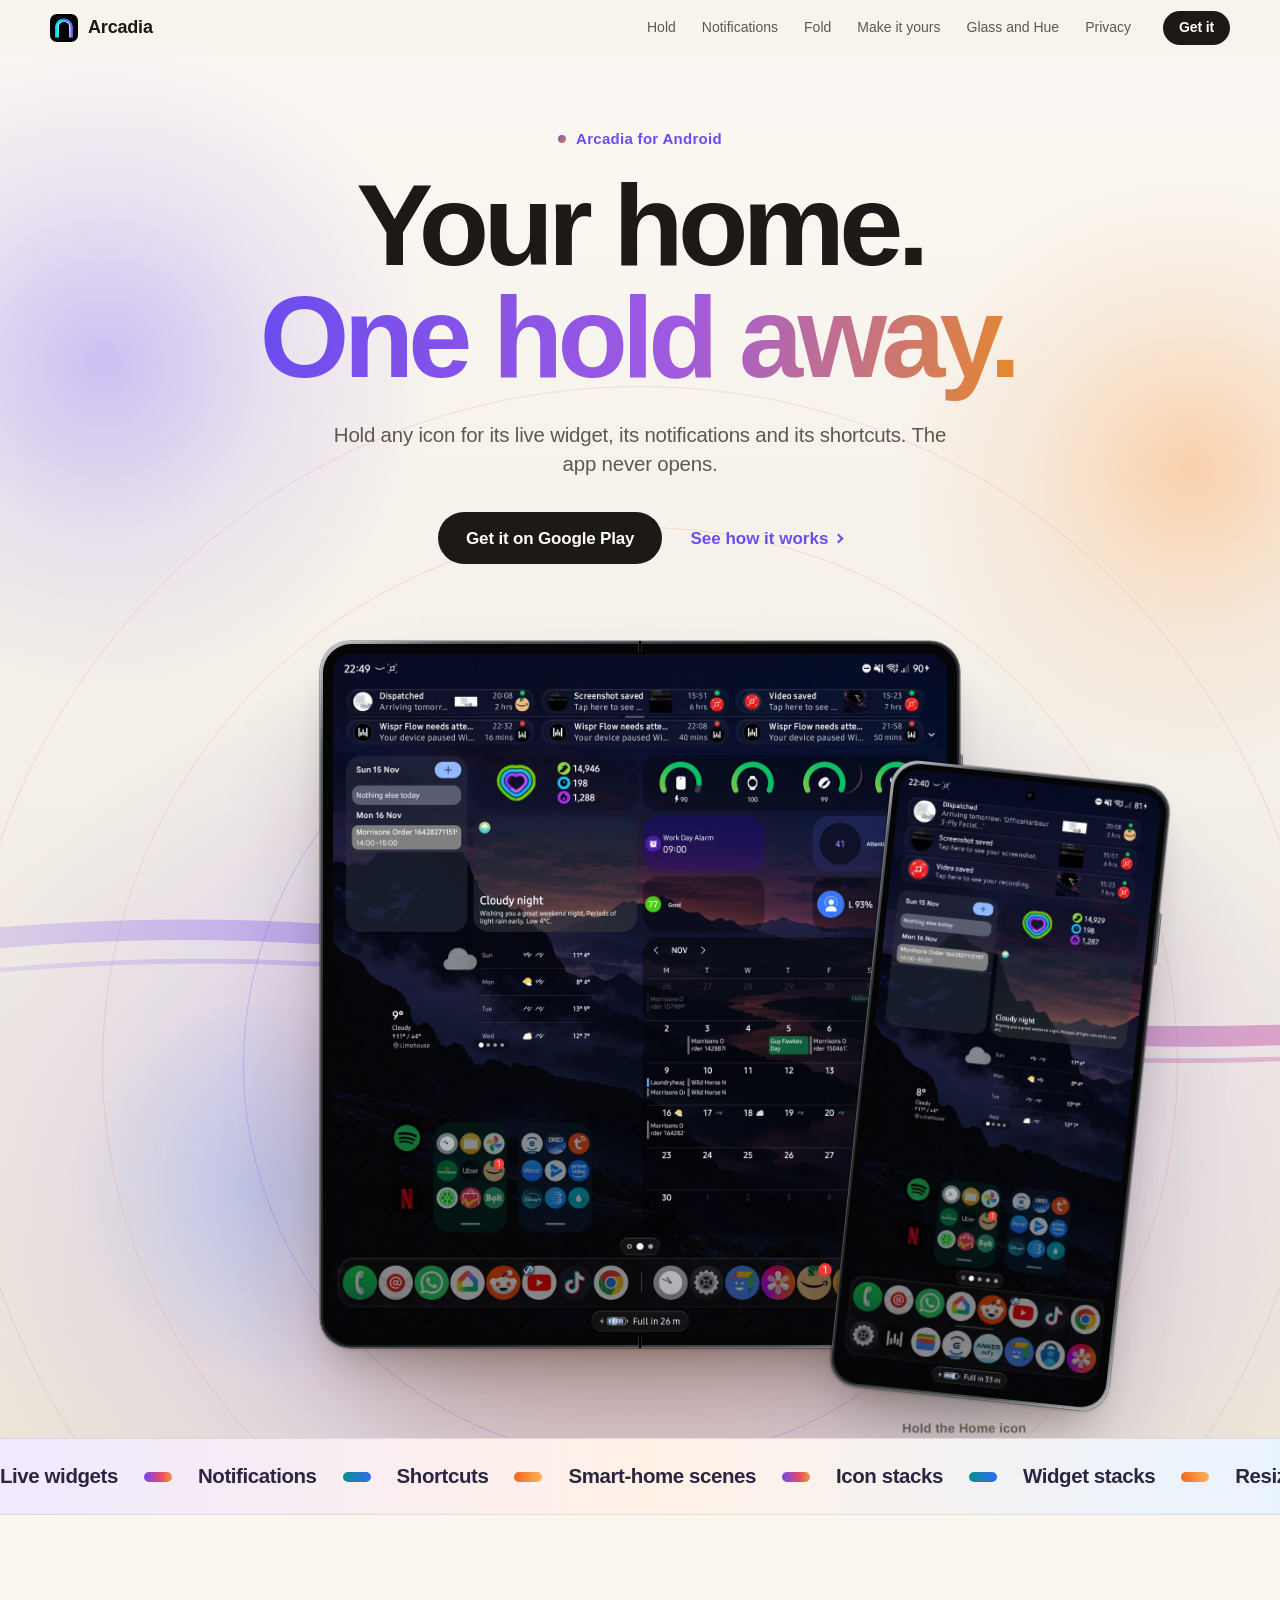
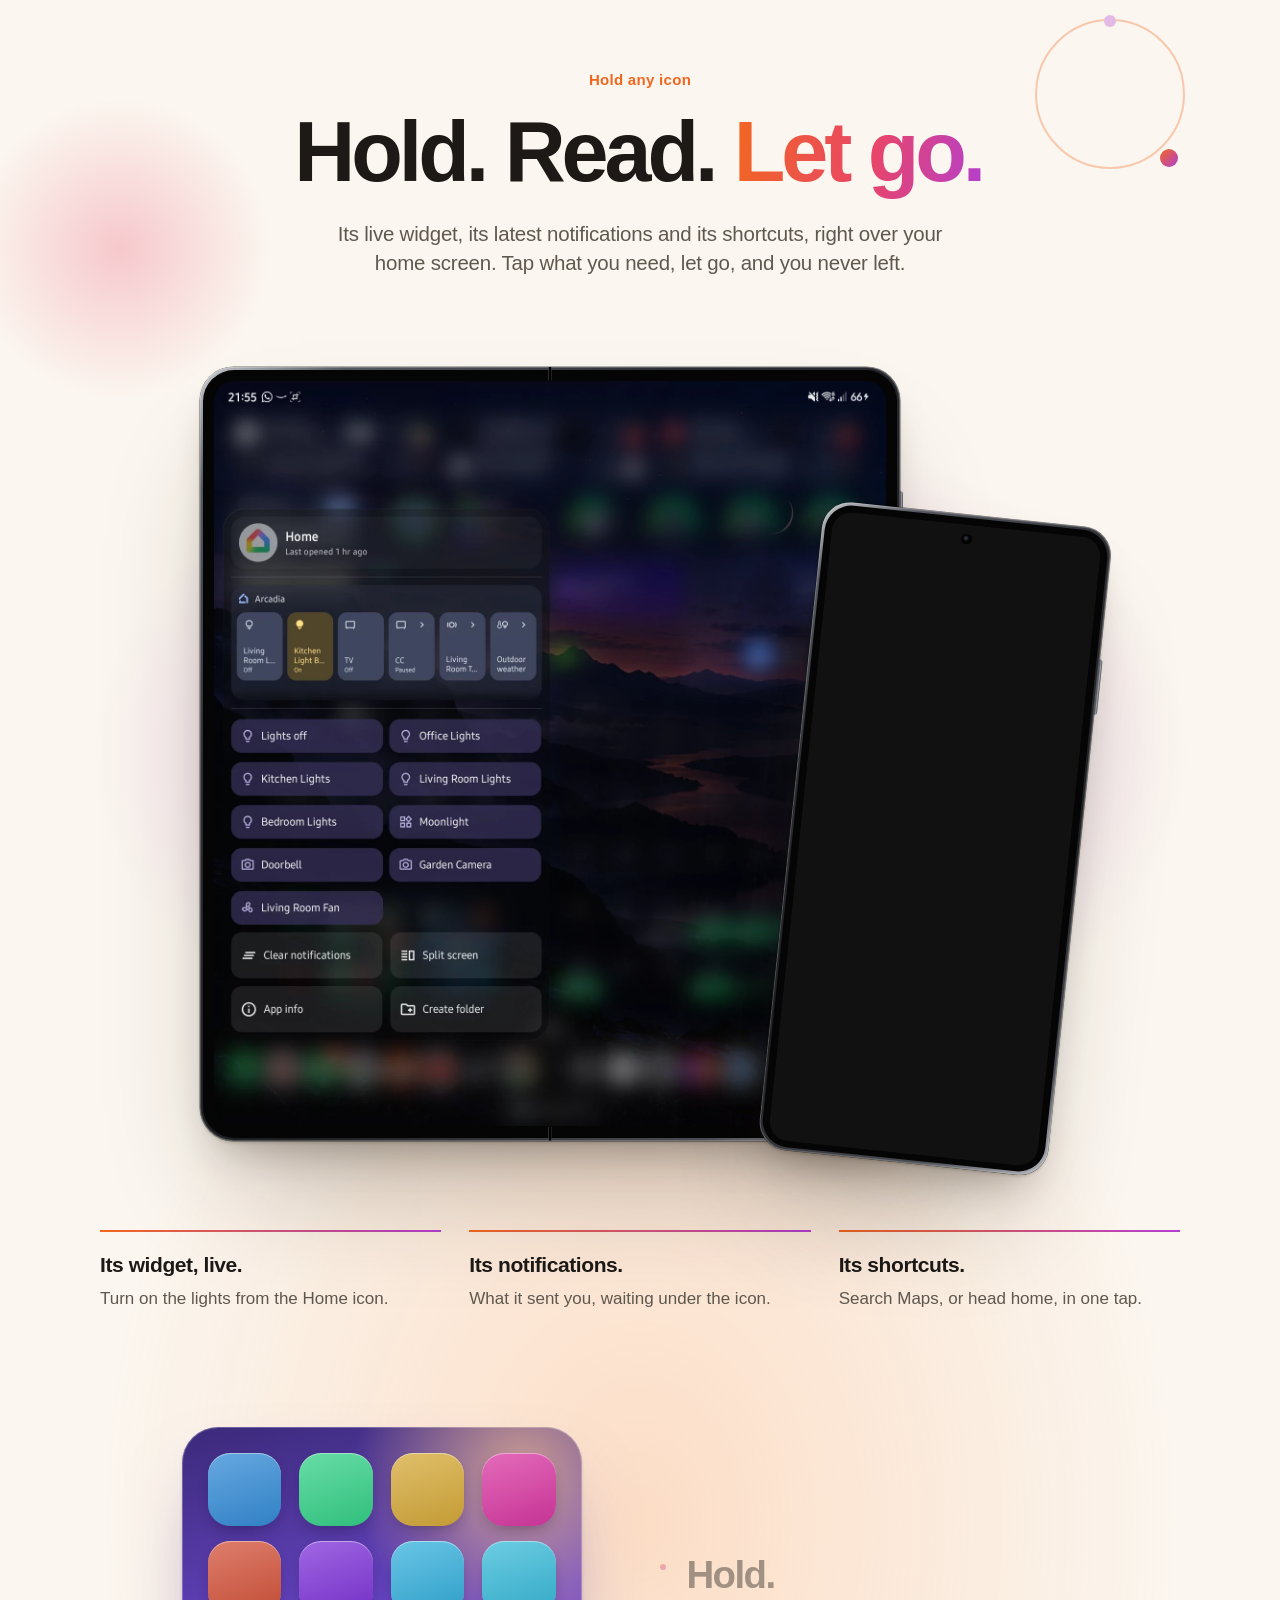
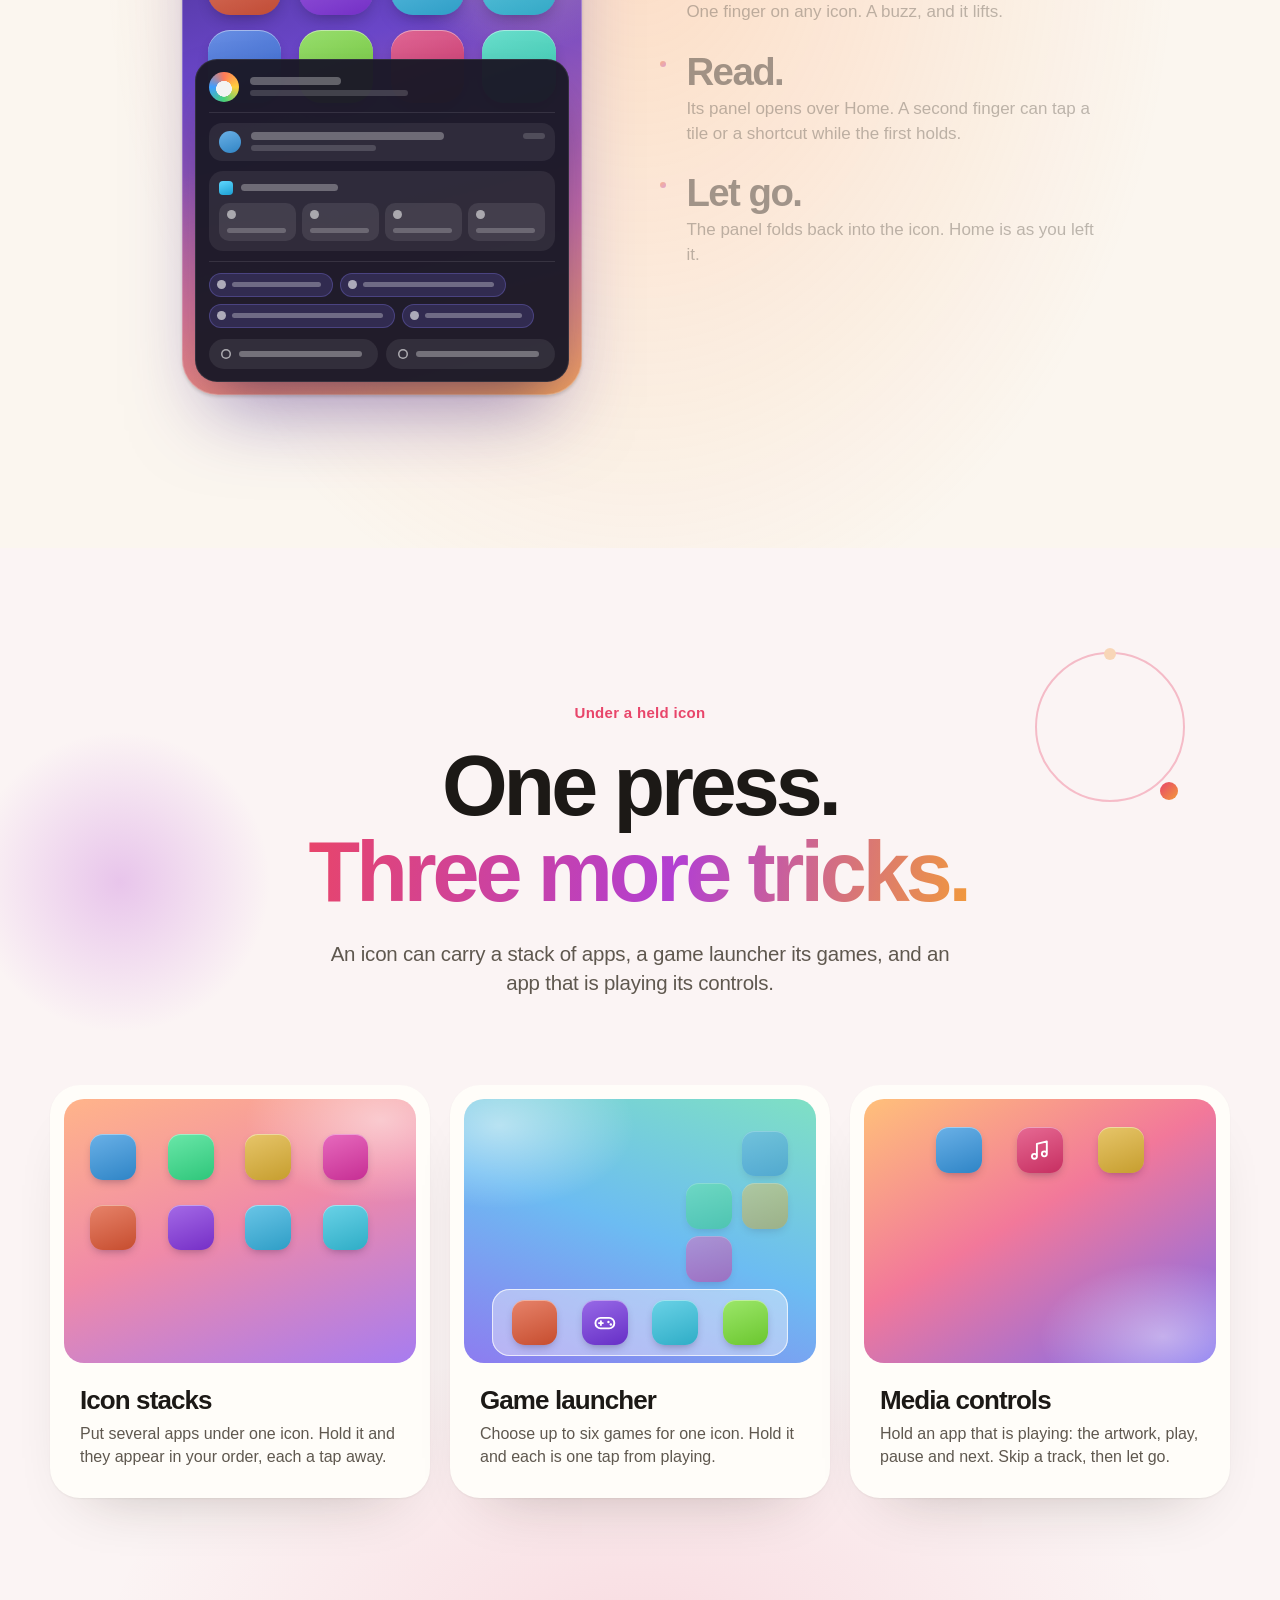
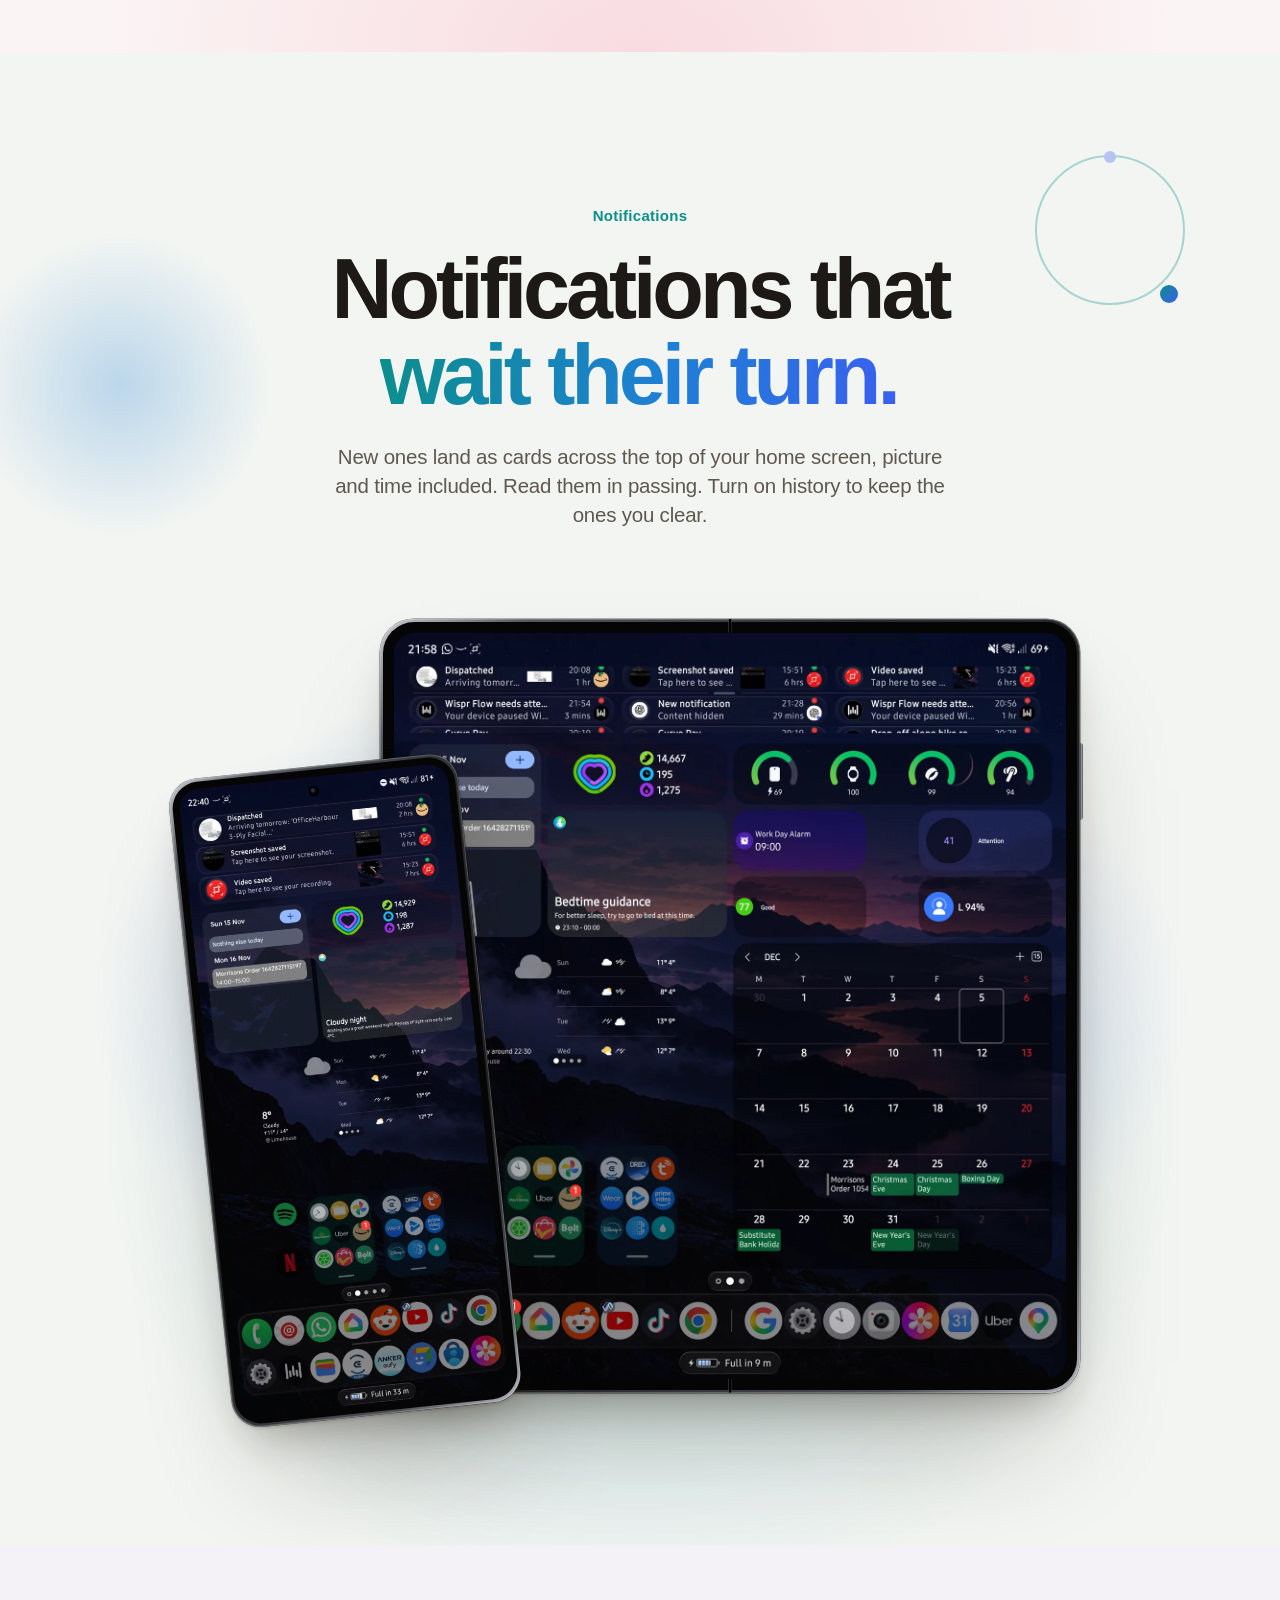
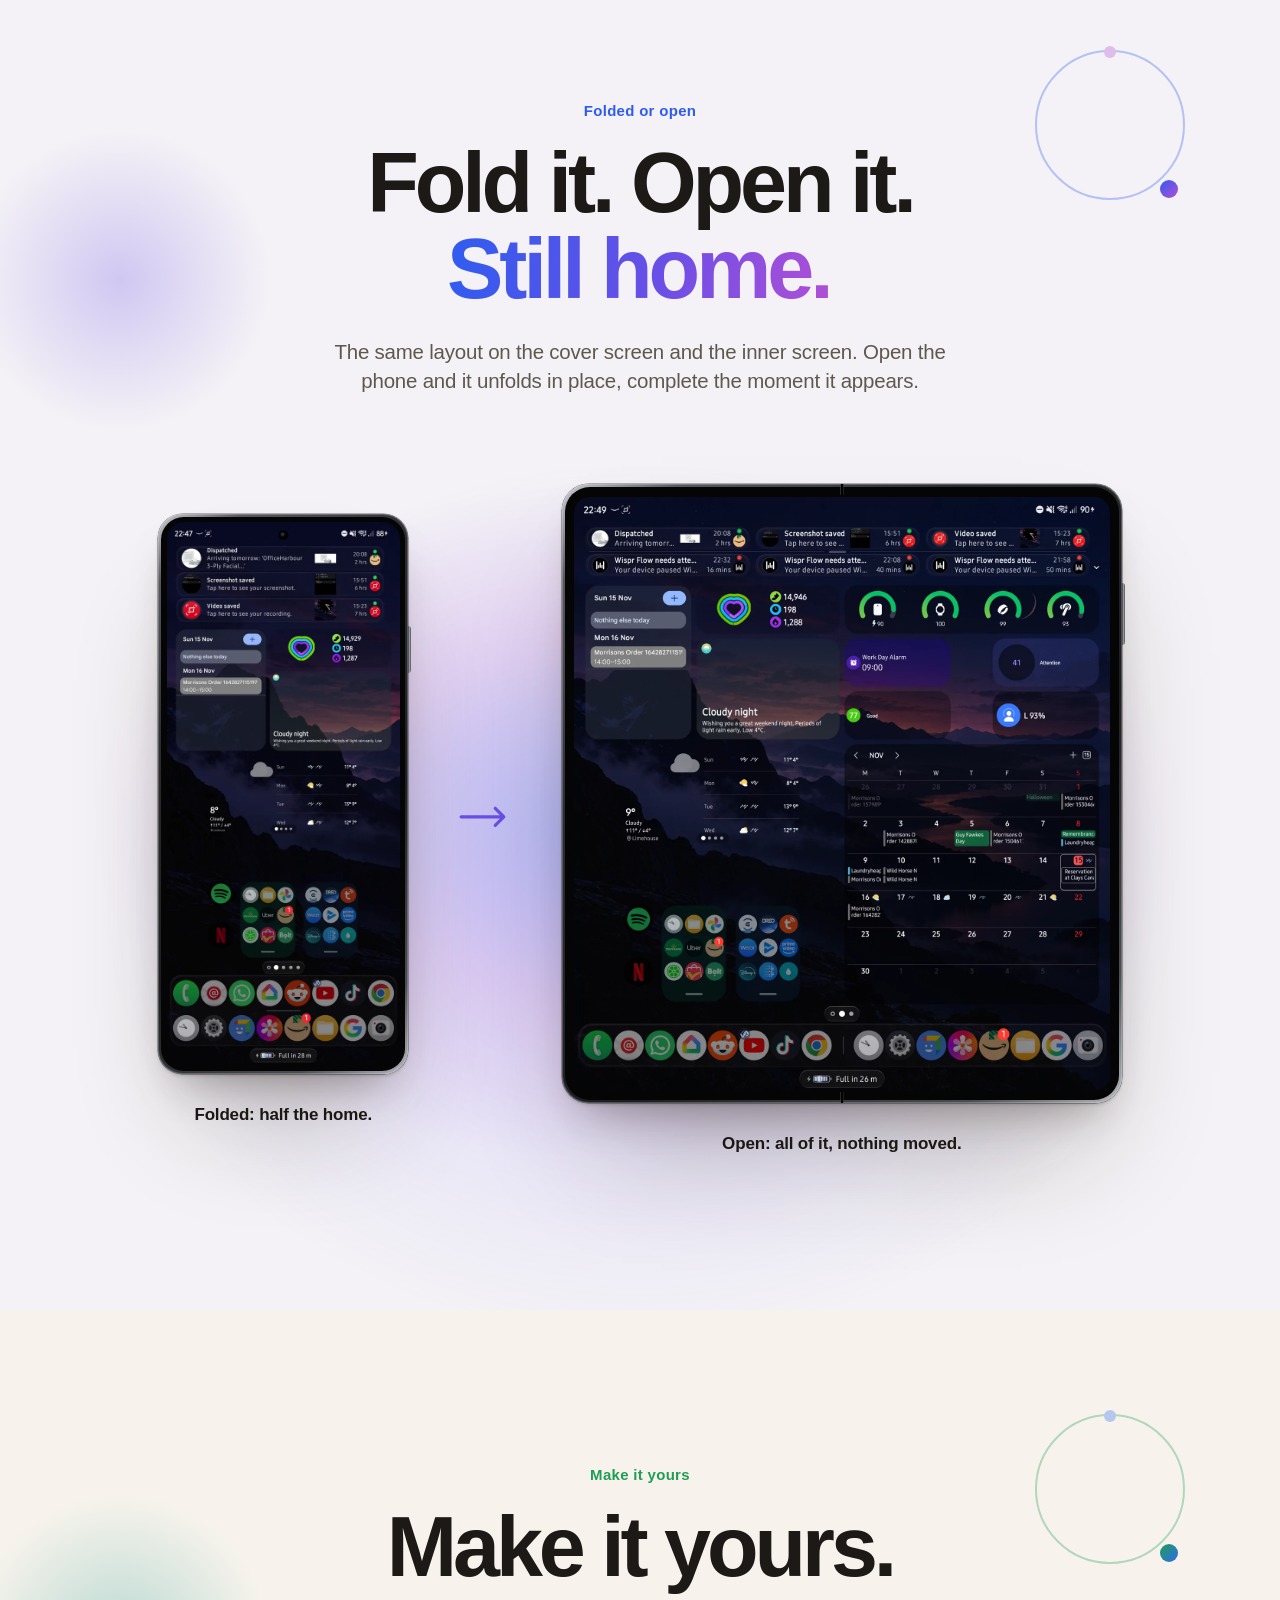
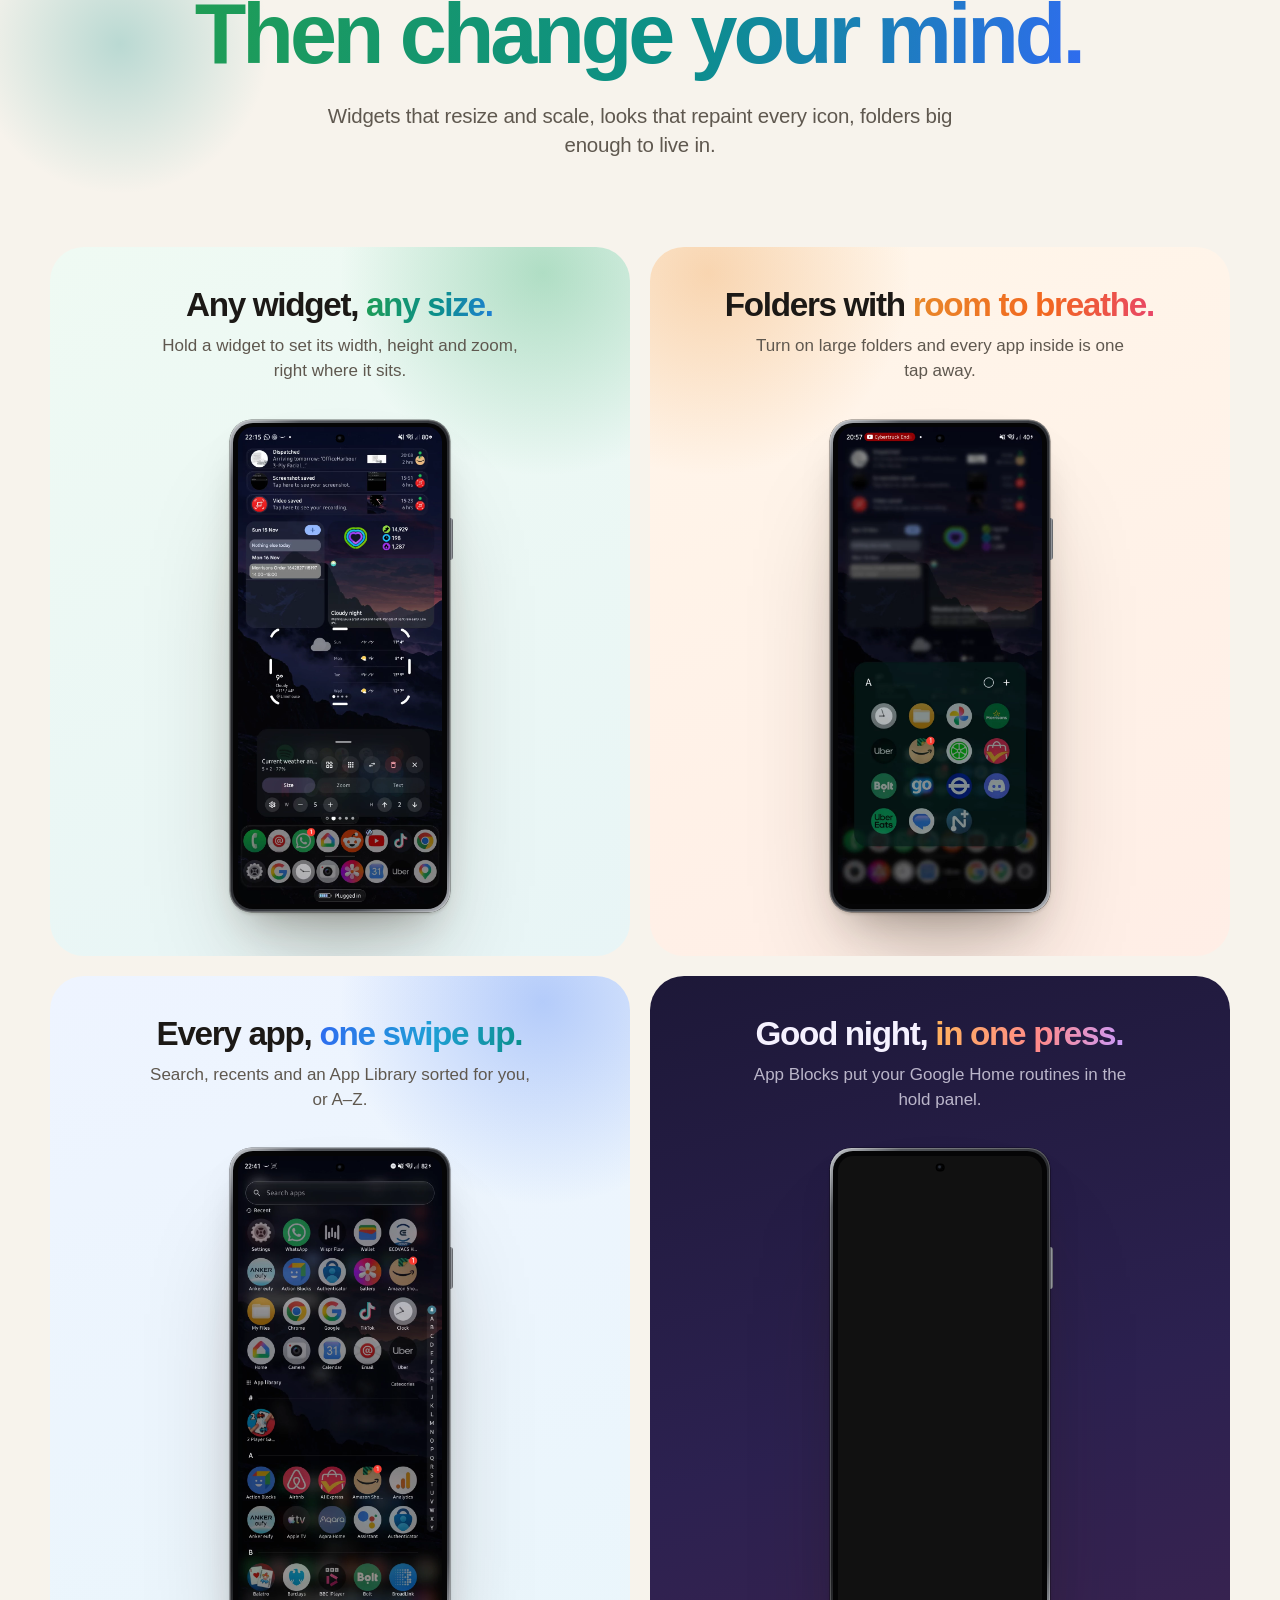
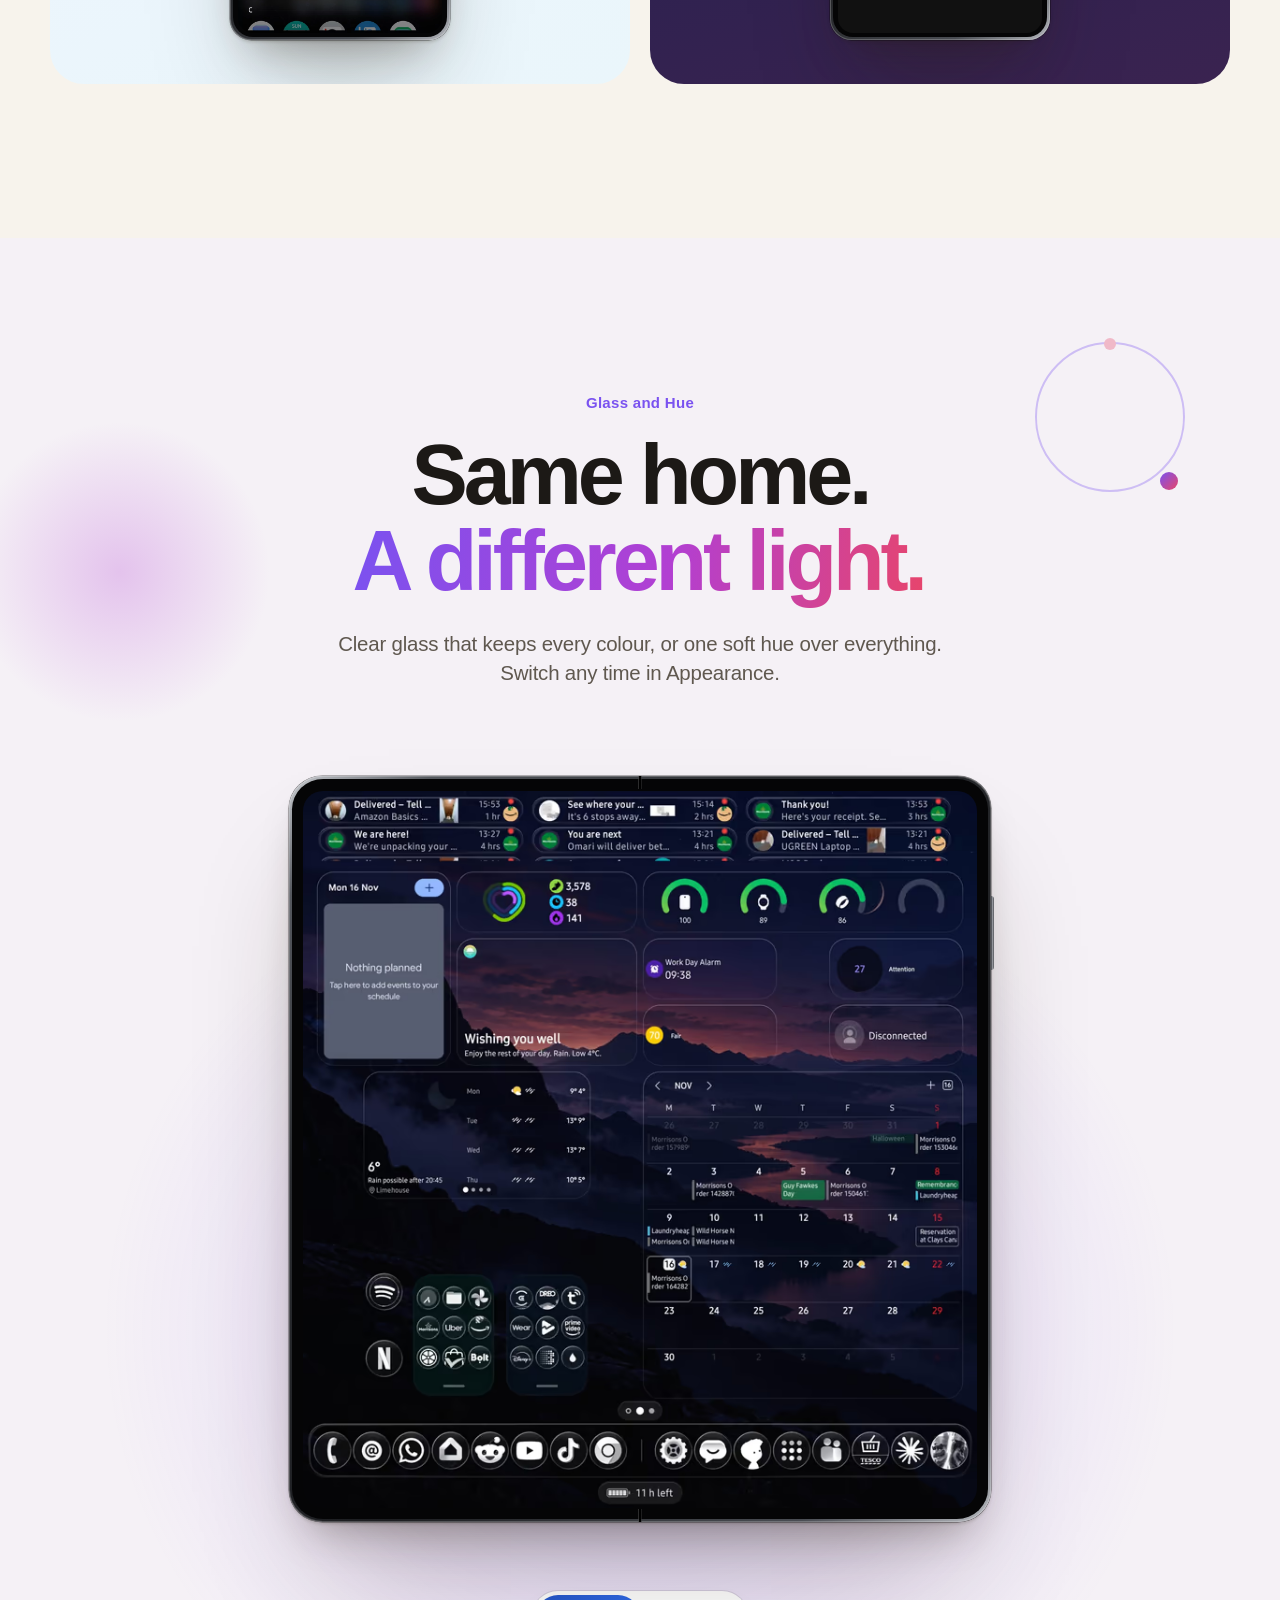
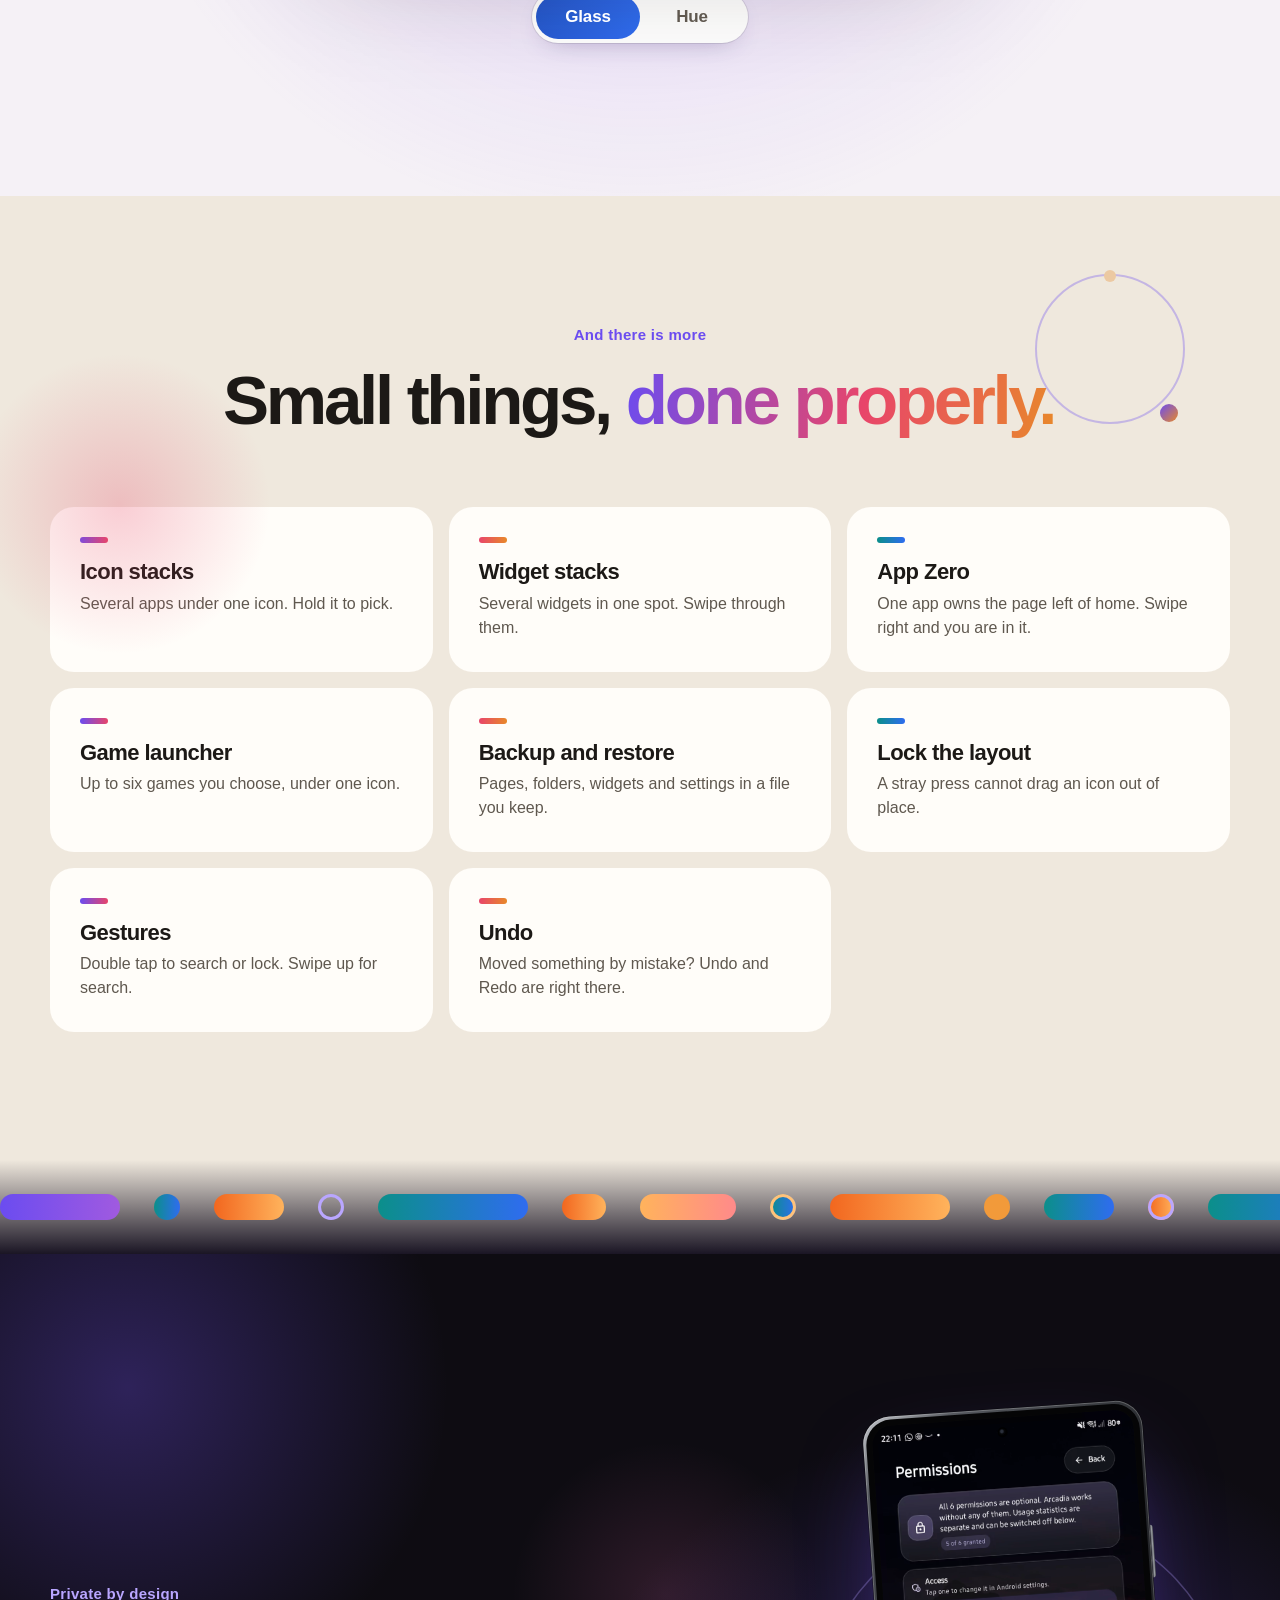
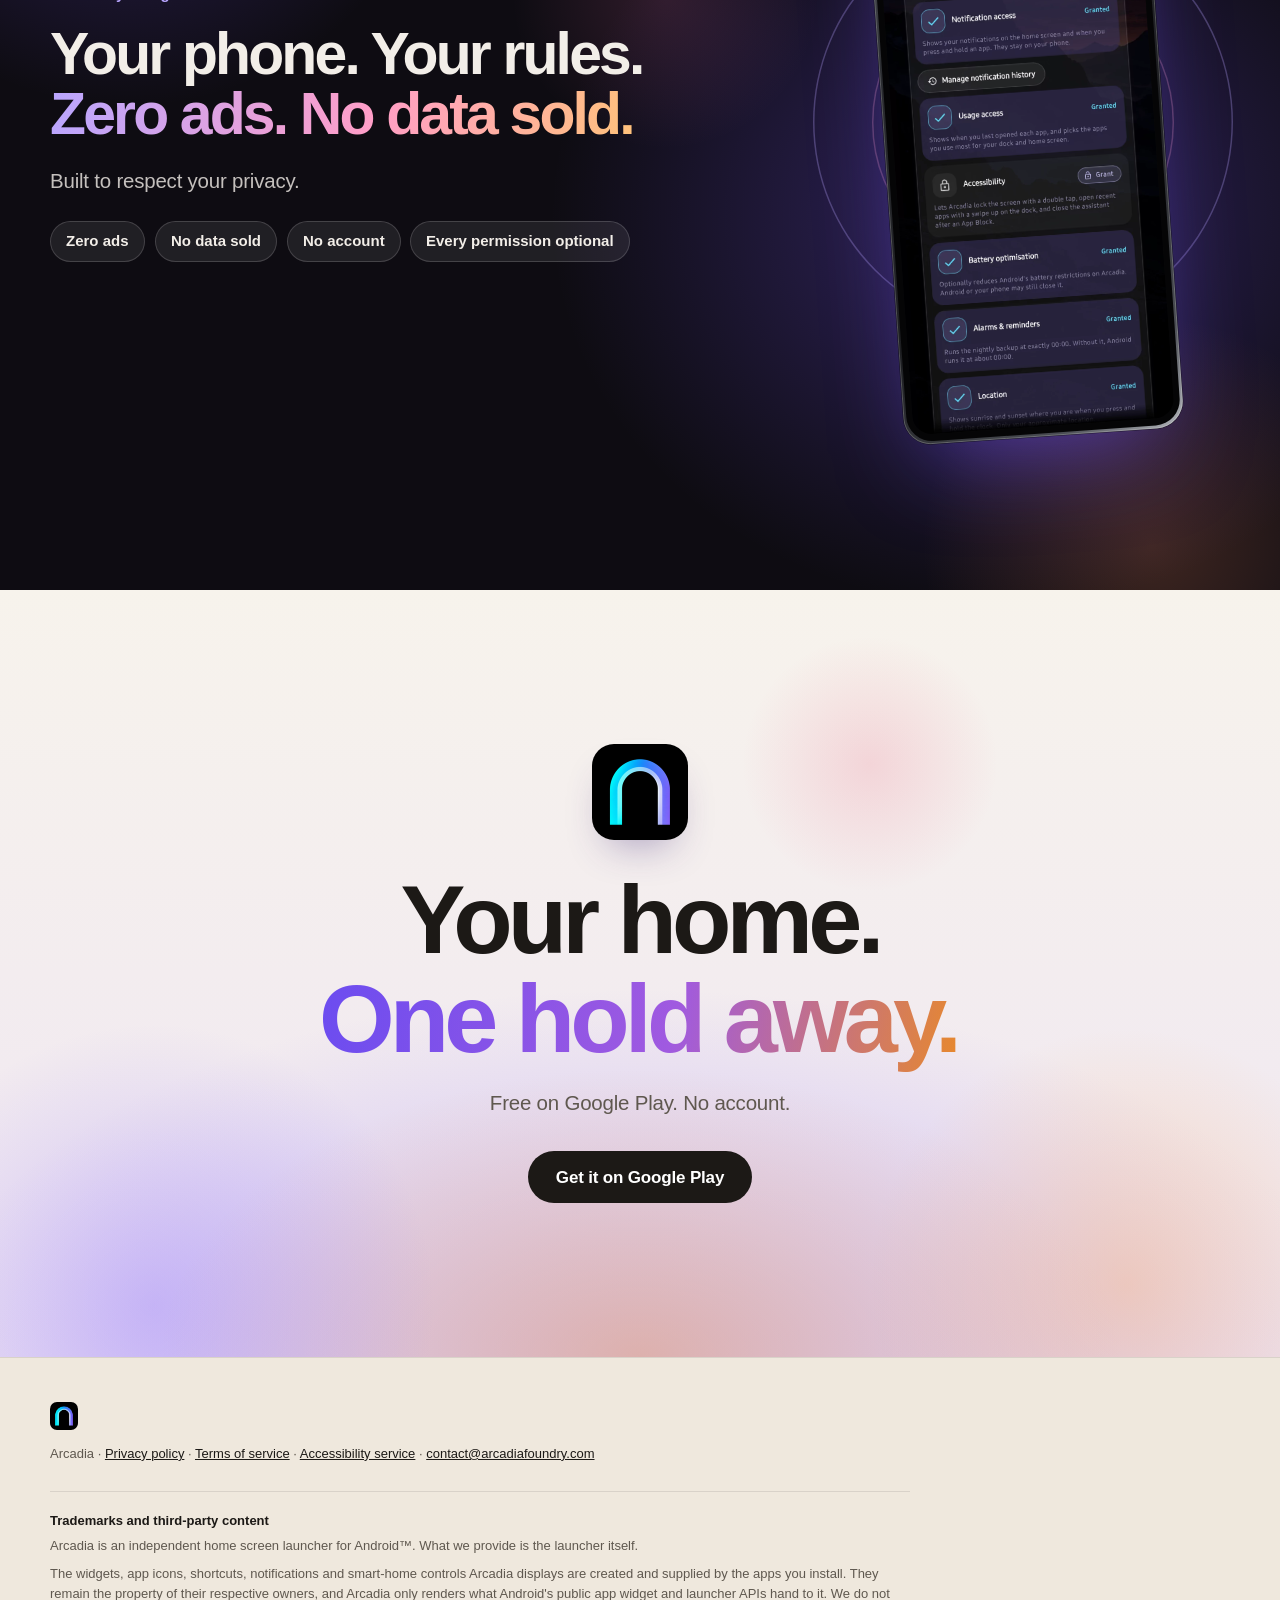
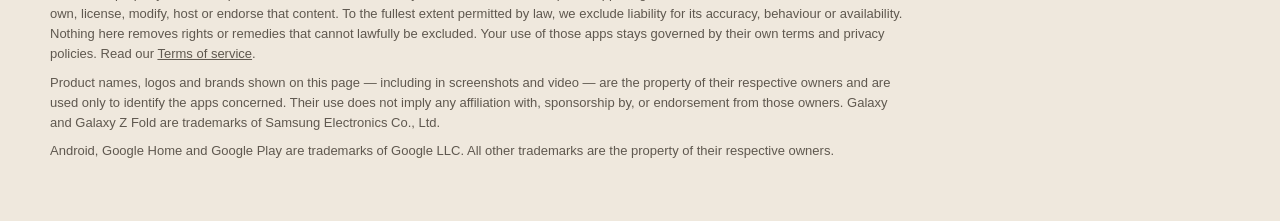
<file: index.html>
<!DOCTYPE html>
<html lang="en">
<head>
<meta charset="utf-8">
<meta name="viewport" content="width=device-width, initial-scale=1">
<title>Arcadia — your home, one hold away</title>
<meta name="description" content="A home screen launcher for Android, made with Galaxy foldables in mind. Hold any icon for its live widget, its notifications and its shortcuts, without opening the app. Your phone. Your rules. Zero ads. No data sold. Built to respect your privacy.">
<meta name="theme-color" content="#f7f3ec">
<meta name="color-scheme" content="light">
<meta property="og:title" content="Arcadia — your home, one hold away">
<meta property="og:description" content="Hold any icon for its live widget, its notifications and its shortcuts, without opening the app.">
<meta property="og:type" content="website">
<link rel="icon" type="image/png" sizes="32x32" href="assets/arcadia-icon-32.png">
<link rel="icon" type="image/png" sizes="192x192" href="assets/arcadia-icon-192.png">
<link rel="apple-touch-icon" href="assets/arcadia-icon-180.png">
<link rel="preload" as="image" href="assets/w44/home-open.webp" type="image/webp">
<link rel="stylesheet" href="style.css">
</head>
<body>

<header class="nav">
  <a class="brand" href="#top"><img src="assets/arcadia-icon-192.png" alt="" width="28" height="28"><span>Arcadia</span></a>
  <nav class="nav-links" aria-label="Sections">
    <a href="#panel">Hold</a><a href="#notifications">Notifications</a><a href="#fold">Fold</a><a href="#widgets">Make it yours</a><a href="#looks">Glass and Hue</a><a href="#privacy">Privacy</a>
  </nav>
  <a class="btn tiny" href="#get">Get it</a>
</header>

<main id="top">

  <!-- Hero: the one line, and the product on both screens. The cover phone plays the
       hold (k03) over the open phone's home (o01). -->
  <section class="hero">
    <div class="hero-field" data-anim aria-hidden="true">
      <span class="orb o1"></span><span class="orb o2"></span><span class="orb o3"></span><span class="orb o4"></span>
      <span class="ring r1"></span><span class="ring r2"></span><span class="ring r3"></span>
      <i class="spark s1"></i><i class="spark s2"></i><i class="spark s3"></i><i class="spark s4"></i><i class="spark s5"></i>
    </div>
    <div class="hero-copy">
      <p class="eyebrow rise"><span class="dot" aria-hidden="true"></span>Arcadia for Android</p>
      <h1 class="rise d1">Your home.<br><em>One hold away.</em></h1>
      <p class="lede rise d2">Hold any icon for its live widget, its notifications and its shortcuts. The app never opens.</p>
      <div class="cta rise d3">
        <a class="btn" href="https://play.google.com/store/apps/details?id=com.arcadiafoundry.launcher" rel="noopener">Get it on Google&nbsp;Play</a>
        <a class="link-arrow" href="#panel">See how it works</a>
      </div>
    </div>

    <div class="hero-stage" aria-label="Arcadia on a foldable: the home screen on the open screen, and a held Google Home icon on the cover screen">
      <!-- The abstract field behind the devices: slow orbs, a light ribbon, rings that breathe.
           Gradients and transforms only; nothing is blurred. -->
      <div class="field" data-anim aria-hidden="true">
        <div class="ribbon"><svg viewBox="0 0 2400 300" preserveAspectRatio="none"><defs><linearGradient id="rib" x1="0" x2="1"><stop offset="0" stop-color="#6b4cf0" stop-opacity="0"/><stop offset=".25" stop-color="#8a5cf0" stop-opacity=".55"/><stop offset=".5" stop-color="#e86a8a" stop-opacity=".5"/><stop offset=".75" stop-color="#f29a3a" stop-opacity=".55"/><stop offset="1" stop-color="#6b4cf0" stop-opacity="0"/></linearGradient></defs>
          <path d="M0 170C200 80 400 80 600 150S1000 240 1200 170 1600 80 1800 150 2200 240 2400 170" fill="none" stroke="url(#rib)" stroke-width="22" stroke-linecap="round"/>
          <path d="M0 200C200 120 400 110 600 180S1000 260 1200 200 1600 110 1800 180 2200 260 2400 200" fill="none" stroke="url(#rib)" stroke-width="5" stroke-opacity=".7"/></svg></div>
      </div>
      <div class="dev open hero-open enter">
        <div class="bz"><img src="assets/w44/home-open.webp" width="1400" height="1554" fetchpriority="high"
          alt="The open screen's home: notification cards across the top, the day's agenda, activity, device batteries, an alarm, the weather and a month calendar, with large folders and the dock"></div>
      </div>
      <!-- The hold, played on the cover phone with two real captures: the home (c01), then the
           same home with the dock's Google Home icon held (c09). A finger lands on the icon, the
           long-press ring fills, the panel rises. Press it yourself and it follows your finger. -->
      <div class="dev cover hero-cover enter d2">
        <div class="bz">
          <figure class="scr demo" aria-label="Holding the Google Home icon in the dock opens its live device tiles and scene shortcuts over the home screen">
            <img src="assets/w44/home-cover.webp" width="720" height="1680" fetchpriority="high"
              alt="The cover screen's home: notification cards, the agenda, activity, weather, folders and the dock">
            <img class="held-shot" src="assets/w44/hold-home-cover.webp" width="720" height="1680" alt="" aria-hidden="true">
            <span class="press" aria-hidden="true"></span><span class="press-ring" aria-hidden="true"></span><span class="tap" aria-hidden="true"></span>
            <button class="hold" type="button" aria-label="Press and hold the Google Home icon to open its panel"><span class="hold-ring" aria-hidden="true"></span></button>
          </figure>
          <i class="cam"></i>
        </div>
        <p class="demo-hint" aria-live="polite">Hold the Home icon</p>
      </div>
    </div>
  </section>

  <!-- A looping band: what one hold carries, and the rest. -->
  <div class="band" data-anim aria-hidden="true">
    <div class="band-track">
      <span>Live widgets</span><i></i><span>Notifications</span><i></i><span>Shortcuts</span><i></i><span>Smart-home scenes</span><i></i><span>Icon stacks</span><i></i><span>Widget stacks</span><i></i><span>Resize and scale</span><i></i><span>Glass and Hue</span><i></i><span>Large folders</span><i></i><span>App Library</span><i></i><span>App Zero</span><i></i><span>Game launcher</span><i></i><span>Backup and restore</span><i></i>
      <span>Live widgets</span><i></i><span>Notifications</span><i></i><span>Shortcuts</span><i></i><span>Smart-home scenes</span><i></i><span>Icon stacks</span><i></i><span>Widget stacks</span><i></i><span>Resize and scale</span><i></i><span>Glass and Hue</span><i></i><span>Large folders</span><i></i><span>App Library</span><i></i><span>App Zero</span><i></i><span>Game launcher</span><i></i><span>Backup and restore</span><i></i>
    </div>
  </div>

  <!-- 1. Hold any icon -->
  <section id="panel" class="pillar p-hold">
    <header class="sec-head reveal">
      <span class="acc" aria-hidden="true"><i class="a-ring"></i><i class="a-orb"></i><i class="a-dot"></i></span>
      <p class="eyebrow">Hold any icon</p>
      <h2>Hold. Read. <em>Let go.</em></h2>
      <p class="lede">Its live widget, its latest notifications and its shortcuts, right over your home screen.
        Tap what you need, let go, and you never left.</p>
    </header>
    <div class="stage stage-hold">
      <span class="glow" aria-hidden="true"></span>
      <div class="dev open big reveal pop">
        <div class="bz"><img src="assets/w44/hold-home-open.webp" width="1400" height="1554" loading="lazy" decoding="async"
          alt="Google Home held on the open screen: its live device tiles, then scene shortcuts such as Lights off, Kitchen Lights and Moonlight"></div>
      </div>
      <div class="dev cover tilt-r reveal pop d2">
        <div class="bz"><img src="assets/w44/hold-maps-cover.webp" width="720" height="1680" loading="lazy" decoding="async"
          alt="Maps held on the cover screen: its search widget running live, with Bolt, Lime, Trainline and Uber stacked under it, and Home and Work"><i class="cam"></i></div>
      </div>
    </div>
    <ul class="trio reveal">
      <li><b>Its widget, live.</b> Turn on the lights from the Home icon.</li>
      <li><b>Its notifications.</b> What it sent you, waiting under the icon.</li>
      <li><b>Its shortcuts.</b> Search Maps, or head home, in one tap.</li>
    </ul>

    <!-- The gesture, slowed down: the live site's opener, drawn in the page. A finger holds an
         icon; the home dims; the panel grows out of it in the order Arcadia composes it (header,
         notification, widget, shortcuts, App info). A second finger taps a widget tile and a
         shortcut while the first keeps holding, as the app allows; then the first lets go. -->
    <div class="slowmo">
      <div class="opener-art reveal pop" data-anim aria-hidden="true">
        <div class="slab">
          <div class="apps">
            <i style="--h:206"></i><i style="--h:150"></i><i style="--h:44"></i><i style="--h:320"></i>
            <i style="--h:12"></i><i style="--h:268"></i><i class="held" style="--h:196"></i><i style="--h:190"></i>
            <i style="--h:220"></i><i style="--h:96"></i><i style="--h:340"></i><i style="--h:168"></i>
          </div>
          <span class="shade"></span><span class="press-ring"></span><span class="finger"></span>
          <div class="sheet">
            <div class="sheet-head"><span class="sheet-ic"></span><span class="lines"><b style="width:30%"></b><b class="sm" style="width:52%"></b></span></div>
            <div class="sheet-note" style="--h:206"><span class="dot2"></span><span class="lines"><b style="width:74%"></b><b class="sm" style="width:48%"></b></span><b class="when"></b></div>
            <div class="sheet-widget"><div class="widget-head"><span class="widget-ic"></span><b style="width:30%"></b></div>
              <div class="tiles"><span></span><span class="lit"><u></u></span><span></span><span></span></div></div>
            <div class="sheet-chips"><span class="chip tap" style="--w:36%"><u></u></span><span class="chip" style="--w:48%"></span><span class="chip" style="--w:54%"></span><span class="chip" style="--w:38%"></span></div>
            <div class="sheet-actions"><span></span><span></span></div>
          </div>
          <span class="finger2"></span>
        </div>
      </div>
      <ol class="steps reveal d1" data-anim>
        <li class="st1"><b>Hold.</b> One finger on any icon. A buzz, and it lifts.</li>
        <li class="st2"><b>Read.</b> Its panel opens over Home. A second finger can tap a tile or a shortcut while the first holds.</li>
        <li class="st3"><b>Let go.</b> The panel folds back into the icon. Home is as you left it.</li>
      </ol>
    </div>
  </section>

  <!-- Under a held icon: the live site's three feature demos, each with its finger. -->
  <section id="under" class="explain">
    <header class="sec-head reveal">
      <span class="acc" aria-hidden="true"><i class="a-ring"></i><i class="a-orb"></i><i class="a-dot"></i></span>
      <p class="eyebrow">Under a held icon</p>
      <h2>One press.<br><em>Three more tricks.</em></h2>
      <p class="lede">An icon can carry a stack of apps, a game launcher its games, and an app that is playing its controls.</p>
    </header>
    <div class="explain-grid">
      <article class="explain-card x-stack reveal">
        <div class="anim anim-stack" data-anim aria-hidden="true">
          <i class="ic c1" style="--h:206"></i><i class="ic c2 held" style="--h:150"></i><i class="ic c3" style="--h:44"></i><i class="ic c4" style="--h:320"></i>
          <i class="ic c1 r2" style="--h:12"></i><i class="ic c2 r2" style="--h:268"></i><i class="ic c3 r2" style="--h:196"></i><i class="ic c4 r2" style="--h:190"></i>
          <span class="ring"></span>
          <div class="sheet">
            <div class="row" style="--i:0"><i style="--h:206"></i><b style="--w:18cqw"></b></div>
            <div class="row" style="--i:1"><i style="--h:44"></i><b style="--w:12cqw"></b></div>
            <div class="row" style="--i:2"><i style="--h:320"></i><b style="--w:20cqw"></b></div>
            <div class="row" style="--i:3"><i style="--h:268"></i><b style="--w:14cqw"></b></div>
          </div>
          <span class="finger"></span>
        </div>
        <h3>Icon stacks</h3>
        <p>Put several apps under one icon. Hold it and they appear in your order, each a tap away.</p>
      </article>
      <article class="explain-card x-games reveal d1">
        <div class="anim anim-games" data-anim aria-hidden="true">
          <i class="ic bg c1" style="--h:206"></i><i class="ic bg c2" style="--h:44"></i><i class="ic bg c3" style="--h:320"></i><i class="ic bg c4" style="--h:150"></i>
          <div class="chips">
            <span class="chip" style="--i:0;--h:14;--w:30cqw"><i></i><b></b></span>
            <span class="chip" style="--i:1;--h:120;--w:22cqw"><i></i><b></b></span>
            <span class="chip" style="--i:2;--h:200;--w:34cqw"><i></i><b></b></span>
            <span class="chip" style="--i:3;--h:280;--w:26cqw"><i></i><b></b></span>
            <span class="chip" style="--i:4;--h:40;--w:31cqw"><i></i><b></b></span>
            <span class="chip" style="--i:5;--h:330;--w:24cqw"><i></i><b></b></span>
          </div>
          <div class="dock"></div>
          <i class="ic c1" style="--h:12"></i>
          <i class="ic c2 held" style="--h:262"><svg viewBox="0 0 24 24"><rect x="2.5" y="7" width="19" height="10.5" rx="5.2" fill="none" stroke="currentColor" stroke-width="1.9"/><path d="M8 10.2v4M6 12.2h4" stroke="currentColor" stroke-width="1.9" stroke-linecap="round"/><circle cx="15.6" cy="11.1" r="1.2" fill="currentColor"/><circle cx="18" cy="13.6" r="1.2" fill="currentColor"/></svg></i>
          <i class="ic c3" style="--h:190"></i><i class="ic c4" style="--h:96"></i>
          <span class="ring"></span><span class="finger"></span>
        </div>
        <h3>Game launcher</h3>
        <p>Choose up to six games for one icon. Hold it and each is one tap from playing.</p>
      </article>
      <article class="explain-card x-media reveal d2">
        <div class="anim anim-media" data-anim aria-hidden="true">
          <i class="ic c1" style="--h:206"></i>
          <i class="ic c2 held" style="--h:340"><svg viewBox="0 0 24 24"><path d="M9 18.5a2.5 2.5 0 1 1-5 0 2.5 2.5 0 0 1 5 0Zm0 0V6l10-2.5v12.5m0 0a2.5 2.5 0 1 1-5 0 2.5 2.5 0 0 1 5 0Z" fill="none" stroke="currentColor" stroke-width="1.9" stroke-linejoin="round" stroke-linecap="round"/></svg></i>
          <i class="ic c3" style="--h:44"></i>
          <span class="ring"></span>
          <div class="sheet">
            <div class="art"><span class="disc"></span></div>
            <b class="title"></b><b class="sub"></b>
            <div class="btn-row">
              <span class="ctl"><svg viewBox="0 0 24 24"><rect x="5" y="5" width="2.4" height="14" rx=".8" fill="currentColor"/><path d="M19 5 8.5 12 19 19z" fill="currentColor"/></svg></span>
              <span class="ctl play"><svg viewBox="0 0 24 24"><rect x="6.5" y="5" width="4" height="14" rx="1" fill="currentColor"/><rect x="13.5" y="5" width="4" height="14" rx="1" fill="currentColor"/></svg></span>
              <span class="ctl"><svg viewBox="0 0 24 24"><rect x="16.6" y="5" width="2.4" height="14" rx=".8" fill="currentColor"/><path d="M5 5l10.5 7L5 19z" fill="currentColor"/></svg></span>
            </div>
            <div class="track"><span class="fill"></span><span class="knob"></span></div>
          </div>
          <span class="finger"></span>
        </div>
        <h3>Media controls</h3>
        <p>Hold an app that is playing: the artwork, play, pause and next. Skip a track, then let go.</p>
      </article>
    </div>
  </section>

  <!-- 2. Notifications -->
  <section id="notifications" class="pillar p-notes">
    <header class="sec-head reveal">
      <span class="acc" aria-hidden="true"><i class="a-ring"></i><i class="a-orb"></i><i class="a-dot"></i></span>
      <p class="eyebrow">Notifications</p>
      <h2>Notifications that<br><em>wait their turn.</em></h2>
      <p class="lede">New ones land as cards across the top of your home screen, picture and time included.
        Read them in passing. Turn on history to keep the ones you clear.</p>
    </header>
    <div class="stage stage-notes">
      <span class="glow" aria-hidden="true"></span>
      <!-- Cards that slide in and wait, the way they land on Home. Abstract: shapes, not text. -->
      <div class="n-cards" data-anim aria-hidden="true">
        <span style="--i:0;--h:206"><i></i><b></b><b class="sm"></b></span>
        <span style="--i:1;--h:12"><i></i><b></b><b class="sm"></b></span>
        <span style="--i:2;--h:150"><i></i><b></b><b class="sm"></b></span>
      </div>
      <div class="dev cover tilt-l reveal pop">
        <div class="bz"><img src="assets/w44/home-cover.webp" width="720" height="1680" loading="lazy" decoding="async"
          alt="The cover screen's home: three notification cards at the top, then the agenda, activity, weather and the dock"><i class="cam"></i></div>
      </div>
      <div class="dev open big reveal pop d2">
        <div class="bz"><img src="assets/w44/strip-open.webp" width="1400" height="1554" loading="lazy" decoding="async"
          alt="The open screen with its notification cards scrolled back to older ones, above the widgets and the dock"></div>
      </div>
    </div>
  </section>

  <!-- 3. One home, folded or open -->
  <section id="fold" class="pillar p-fold">
    <header class="sec-head reveal">
      <span class="acc" aria-hidden="true"><i class="a-ring"></i><i class="a-orb"></i><i class="a-dot"></i></span>
      <p class="eyebrow">Folded or open</p>
      <h2>Fold it. Open it.<br><em>Still home.</em></h2>
      <p class="lede">The same layout on the cover screen and the inner screen. Open the phone and it unfolds in place,
        complete the moment it appears.</p>
    </header>
    <div class="stage stage-fold">
      <span class="glow" aria-hidden="true"></span>
      <figure class="fold-step reveal pop">
        <div class="dev cover">
          <div class="bz">
            <video class="clip" muted loop playsinline preload="none" width="540" height="1260"
                   poster="assets/w44/coldstart-clip-poster.webp" aria-label="Arcadia starting on the cover screen: the home screen appears complete, widgets and all">
              <source src="assets/w44/coldstart-clip.mp4" type="video/mp4">
            </video>
            <i class="cam"></i>
          </div>
        </div>
        <figcaption>Folded: half the home.</figcaption>
      </figure>
      <span class="fold-arrow reveal d1" aria-hidden="true"><svg viewBox="0 0 48 24"><path d="M2 12h40M34 4l8 8-8 8"/></svg></span>
      <figure class="fold-step reveal pop d2">
        <div class="dev open">
          <div class="bz"><img src="assets/w44/home-open.webp" width="1400" height="1554" loading="lazy" decoding="async"
            alt="The same home on the open screen, both halves at once"></div>
        </div>
        <figcaption>Open: all of it, nothing moved.</figcaption>
      </figure>
    </div>
  </section>

  <!-- 4. Make it yours: a bento of five, each its own colour -->
  <section id="widgets" class="pillar p-yours">
    <header class="sec-head reveal">
      <span class="acc" aria-hidden="true"><i class="a-ring"></i><i class="a-orb"></i><i class="a-dot"></i></span>
      <p class="eyebrow">Make it yours</p>
      <h2>Make it yours.<br><em>Then change your mind.</em></h2>
      <p class="lede">Widgets that resize and scale, looks that repaint every icon, folders big enough to live in.</p>
    </header>

    <div class="bento">
      <article class="tile has-orb t-resize reveal">
        <div class="tile-copy"><h3>Any widget, <em>any size.</em></h3>
          <p>Hold a widget to set its width, height and zoom, right where it sits.</p></div>
        <div class="dev cover peek"><div class="bz"><img src="assets/w44/widget-resize-cover.webp" width="720" height="1680" loading="lazy" decoding="async"
          alt="A weather widget being edited on the home screen: 5 by 2 at 77 percent, with Size, Zoom and Text tabs"><i class="cam"></i></div></div>
      </article>

      <article class="tile has-orb t-folders reveal d1">
        <div class="tile-copy"><h3>Folders with <em>room to breathe.</em></h3>
          <p>Turn on large folders and every app inside is one tap away.</p></div>
        <div class="dev cover peek"><div class="bz"><img src="assets/w44/folder-cover.webp" width="720" height="1680" loading="lazy" decoding="async"
          alt="A large folder open on the cover screen, its apps in a grid"><i class="cam"></i></div></div>
      </article>

      <article class="tile has-orb t-library reveal">
        <div class="tile-copy"><h3>Every app, <em>one swipe up.</em></h3>
          <p>Search, recents and an App Library sorted for you, or A&ndash;Z.</p></div>
        <div class="dev cover peek"><div class="bz"><img src="assets/w44/library-cover.webp" width="720" height="1680" loading="lazy" decoding="async"
          alt="App search on the cover screen: the search field, recent apps, and the App Library with its letter index"><i class="cam"></i></div></div>
      </article>

      <article id="scenes" class="tile t-blocks reveal d1">
        <div class="tile-copy"><h3>Good night, <em>in one press.</em></h3>
          <p>App Blocks put your Google Home routines in the hold panel.</p></div>
        <div class="dev cover peek"><div class="bz"><img src="assets/w44/app-blocks-cover.webp" width="720" height="1680" loading="lazy" decoding="async"
          alt="Settings, App Blocks: Google Home automations such as Lights off, Good night and Movie time, and the shortcuts shown when you hold Google Home"><i class="cam"></i></div></div>
      </article>
    </div>
  </section>

  <!-- Glass and Hue: the same home in two of the four looks (Default, Dark, Glass, Hue), shown
       as they are. app.js puts the pair in one frame that
       crossfades between them, with a switch to pick one; without it, or with less motion asked
       for, they stand side by side. No divider: a line down an open Fold reads as a seam. -->
  <section id="looks" class="pillar p-looks">
    <header class="sec-head reveal">
      <span class="acc" aria-hidden="true"><i class="a-ring"></i><i class="a-orb"></i><i class="a-dot"></i></span>
      <p class="eyebrow">Glass and Hue</p>
      <h2>Same home.<br><em>A different light.</em></h2>
      <p class="lede">Clear glass that keeps every colour, or one soft hue over everything.
        Switch any time in Appearance.</p>
    </header>
    <div class="looks-stage reveal pop" data-looks>
      <figure class="look look-glass">
        <div class="dev open"><div class="bz">
          <div class="look-scr">
            <picture>
              <source type="image/avif" srcset="assets/w48/look-glass-720.avif 720w, assets/w48/look-glass-1440.avif 1440w" sizes="(max-width: 640px) 86vw, min(720px, 60vw)">
              <source type="image/webp" srcset="assets/w48/look-glass-720.webp 720w, assets/w48/look-glass-1440.webp 1440w" sizes="(max-width: 640px) 86vw, min(720px, 60vw)">
              <img src="assets/w48/look-glass-720.jpg" srcset="assets/w48/look-glass-720.jpg 720w, assets/w48/look-glass-1440.jpg 1440w" sizes="(max-width: 640px) 86vw, min(720px, 60vw)"
                width="1440" height="1534" loading="lazy" decoding="async"
                alt="The same home in the Glass look: clear glass panels with bright edges, each widget in its own colours, over a mountain wallpaper at dusk">
            </picture>
          </div>
        </div></div>
        <figcaption>Glass</figcaption>
      </figure>
      <figure class="look look-hue">
        <div class="dev open"><div class="bz">
          <div class="look-scr">
            <picture>
              <source type="image/avif" srcset="assets/w48/look-hue-720.avif 720w, assets/w48/look-hue-1440.avif 1440w" sizes="(max-width: 640px) 86vw, min(720px, 60vw)">
              <source type="image/webp" srcset="assets/w48/look-hue-720.webp 720w, assets/w48/look-hue-1440.webp 1440w" sizes="(max-width: 640px) 86vw, min(720px, 60vw)">
              <img src="assets/w48/look-hue-720.jpg" srcset="assets/w48/look-hue-720.jpg 720w, assets/w48/look-hue-1440.jpg 1440w" sizes="(max-width: 640px) 86vw, min(720px, 60vw)"
                width="1440" height="1534" loading="lazy" decoding="async"
                alt="The same home in the Hue look: every widget and icon tinted one soft violet over the same wallpaper">
            </picture>
          </div>
        </div></div>
        <figcaption>Hue</figcaption>
      </figure>
    </div>
  </section>

  <!-- And so much more -->
  <section id="features" class="more">
    <header class="sec-head reveal">
      <span class="acc" aria-hidden="true"><i class="a-ring"></i><i class="a-orb"></i><i class="a-dot"></i></span>
      <p class="eyebrow">And there is more</p>
      <h2>Small things, <em>done properly.</em></h2>
    </header>
    <div id="control" class="more-grid">
      <article class="reveal"><h3>Icon stacks</h3><p>Several apps under one icon. Hold it to pick.</p></article>
      <article class="reveal d1"><h3>Widget stacks</h3><p>Several widgets in one spot. Swipe through them.</p></article>
      <article class="reveal d2"><h3>App Zero</h3><p>One app owns the page left of home. Swipe right and you are in it.</p></article>
      <article class="reveal"><h3>Game launcher</h3><p>Up to six games you choose, under one icon.</p></article>
      <article class="reveal d1"><h3>Backup and restore</h3><p>Pages, folders, widgets and settings in a file you keep.</p></article>
      <article class="reveal d2"><h3>Lock the layout</h3><p>A stray press cannot drag an icon out of place.</p></article>
      <article class="reveal"><h3>Gestures</h3><p>Double tap to search or lock. Swipe up for search.</p></article>
      <article class="reveal d1"><h3>Undo</h3><p>Moved something by mistake? Undo and Redo are right there.</p></article>
    </div>
  </section>

  <!-- A looping abstract band: capsules and rings in the page's colours, on their way to the dark. -->
  <div class="band band-abs" data-anim aria-hidden="true">
    <div class="band-track"><i class="k1"></i><i class="k2"></i><i class="k3"></i><i class="k4"></i><i class="k5"></i><i class="k6"></i><i class="k7"></i><i class="k8"></i><i class="k1"></i><i class="k2"></i><i class="k3"></i><i class="k4"></i><i class="k5"></i><i class="k6"></i><i class="k7"></i><i class="k8"></i></div>
  </div>

  <!-- 5. Privacy: dark, the approved line -->
  <section id="privacy" class="privacy">
    <div class="p-field" data-anim aria-hidden="true"><span class="orb q1"></span><span class="orb q2"></span><span class="orb q3"></span></div>
    <div class="privacy-inner">
      <div class="privacy-copy reveal">
        <p class="eyebrow">Private by design</p>
        <h2><span>Your phone.</span> <span>Your rules.</span><br><em><span>Zero ads.</span> <span>No data sold.</span></em></h2>
        <p class="lede">Built to respect your privacy.</p>
        <div class="pills"><span class="pill">Zero ads</span><span class="pill">No data sold</span><span class="pill">No account</span><span class="pill">Every permission optional</span></div>
      </div>
      <div class="privacy-stage reveal pop d1">
      <span class="halo" aria-hidden="true"><i></i><i></i></span>
      <div class="dev cover privacy-dev">
        <div class="bz"><img src="assets/w44/permissions-cover.webp" width="720" height="1680" loading="lazy" decoding="async"
          alt="Settings, Permissions: all six permissions are optional, each one listed with what it does"><i class="cam"></i></div>
      </div>
      </div>
    </div>
  </section>

  <section id="get" class="get">
    <div class="g-field" data-anim aria-hidden="true"><span class="orb g1"></span><span class="orb g2"></span><span class="orb g3"></span></div>
    <div class="get-inner reveal">
      <div class="mark-wrap"><span class="ripple" aria-hidden="true"></span><span class="ripple r2" aria-hidden="true"></span><img class="mark" src="assets/arcadia-icon-192.png" alt="" width="96" height="96" loading="lazy"></div>
      <h2>Your home.<br><em>One hold away.</em></h2>
      <p class="lede">Free on Google Play. No account.</p>
      <div class="cta"><a class="btn" href="https://play.google.com/store/apps/details?id=com.arcadiafoundry.launcher" rel="noopener">Get it on Google&nbsp;Play</a></div>
    </div>
  </section>

</main>

<footer>
  <div class="foot-inner">
    <img src="assets/arcadia-icon-192.png" alt="" width="28" height="28" loading="lazy">
    <p>Arcadia · <a href="privacy-policy.html">Privacy policy</a> · <a href="terms-of-service.html">Terms of service</a> · <a href="accessibility/">Accessibility service</a> · <a href="mailto:contact@arcadiafoundry.com">contact@arcadiafoundry.com</a></p>

    <div class="legal">
      <h2>Trademarks and third-party content</h2>
      <p>
        Arcadia is an independent home screen launcher for Android™. What we provide is the
        launcher itself.
      </p>
      <p>
        The widgets, app icons, shortcuts, notifications and smart-home controls Arcadia
        displays are created and supplied by the apps you install. They remain the property
        of their respective owners, and Arcadia only renders what Android's public app widget
        and launcher APIs hand to it. We do not own, license, modify, host or endorse that
        content. To the fullest extent permitted by law, we exclude liability for its
        accuracy, behaviour or availability. Nothing here removes rights or remedies that
        cannot lawfully be excluded. Your use of those apps stays governed by their own
        terms and privacy policies. Read our <a href="terms-of-service.html">Terms of service</a>.
      </p>
      <p>
        Product names, logos and brands shown on this page — including in screenshots and
        video — are the property of their respective owners and are used only to identify
        the apps concerned. Their use does not imply any affiliation with, sponsorship by,
        or endorsement from those owners. Galaxy and Galaxy Z Fold are trademarks of Samsung
        Electronics Co., Ltd.
      </p>
      <p>
        Android, Google Home and Google Play are trademarks of Google LLC. All other
        trademarks are the property of their respective owners.
      </p>
    </div>
  </div>
</footer>

<script>
/* One-off cleanup for the service worker withdrawn on 2026-10-04. Harmless where none was ever
   registered; without it, a browser that cached the old page would keep showing it. */
if ('serviceWorker' in navigator && location.protocol.indexOf('http') === 0) {
  /* http(s) only: getRegistrations() throws on a file:// origin, which is how the page is
     opened when it is being tested locally. */
  navigator.serviceWorker.getRegistrations().then(function (regs) {
    regs.forEach(function (reg) { reg.update(); });
  }).catch(function () { /* nothing registered, nothing to clean up */ });
}
</script>
<script src="app.js"></script>
</body>
</html>
</file>
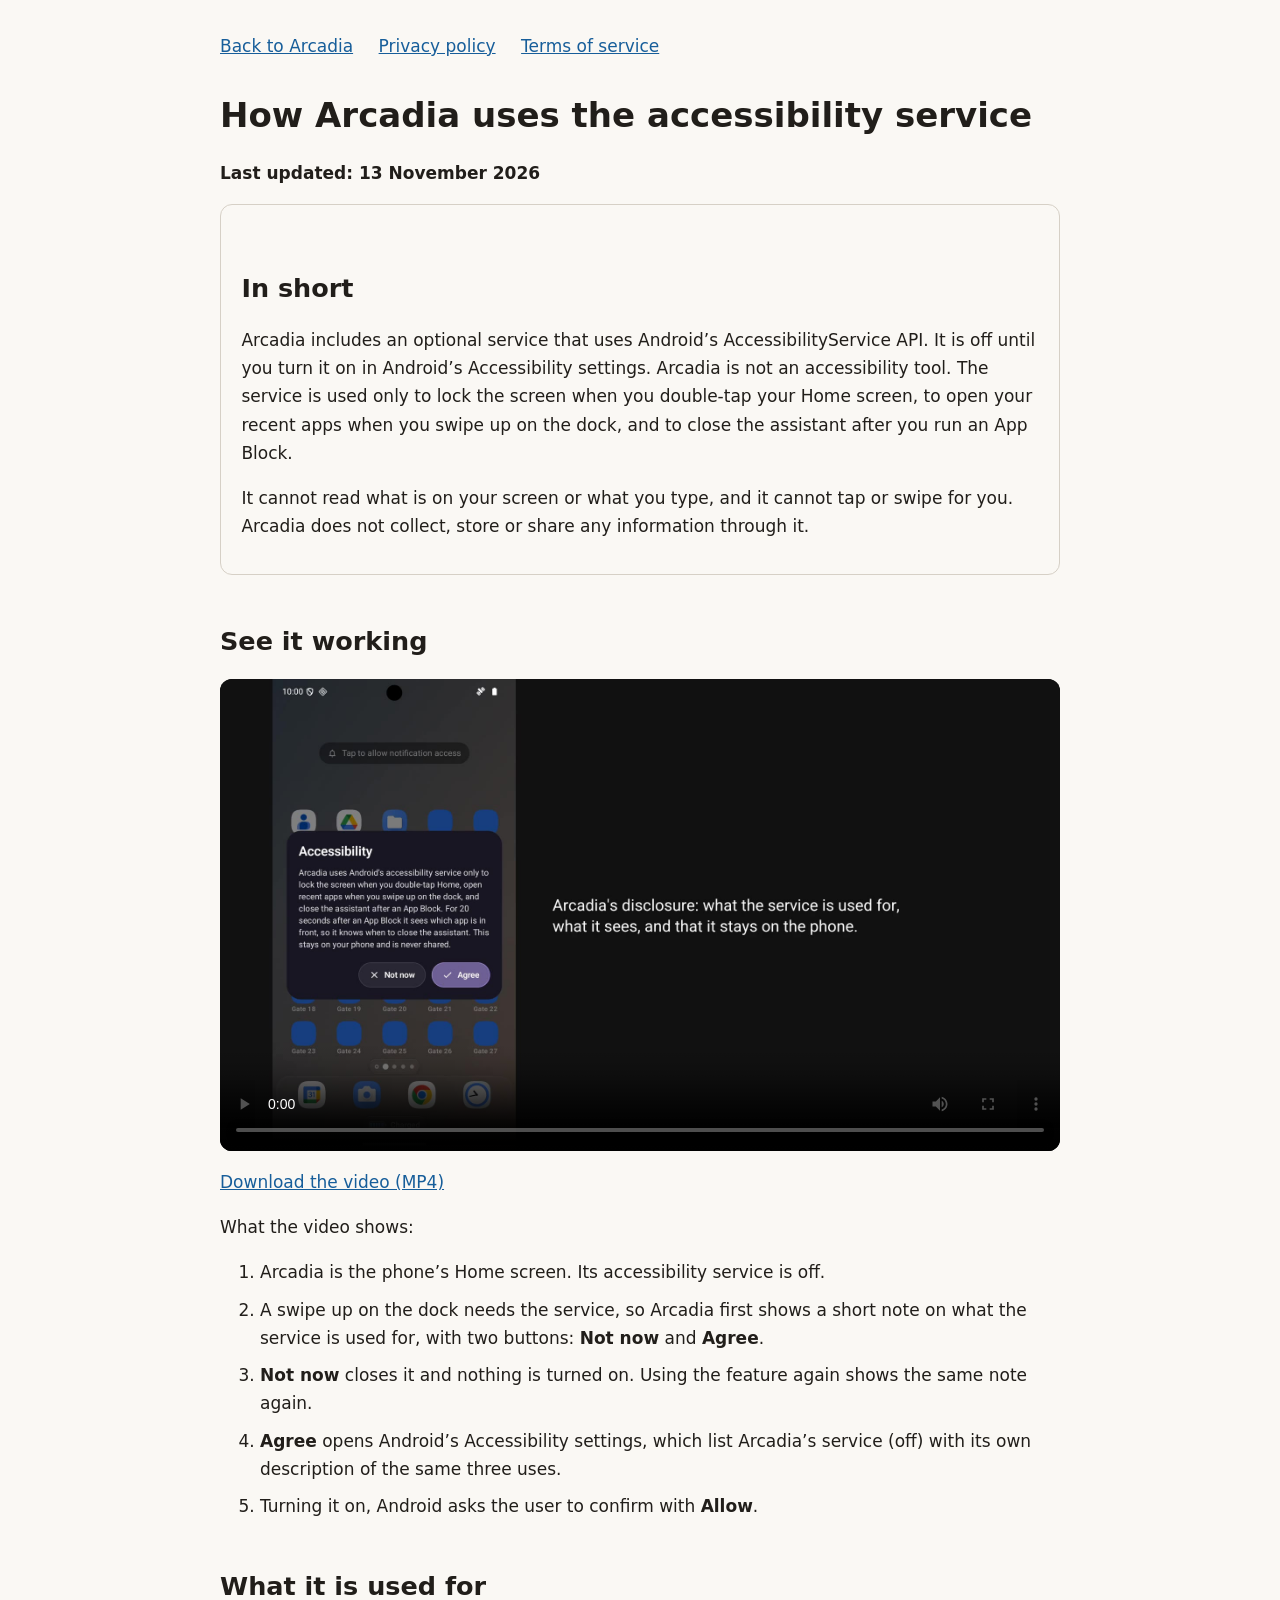
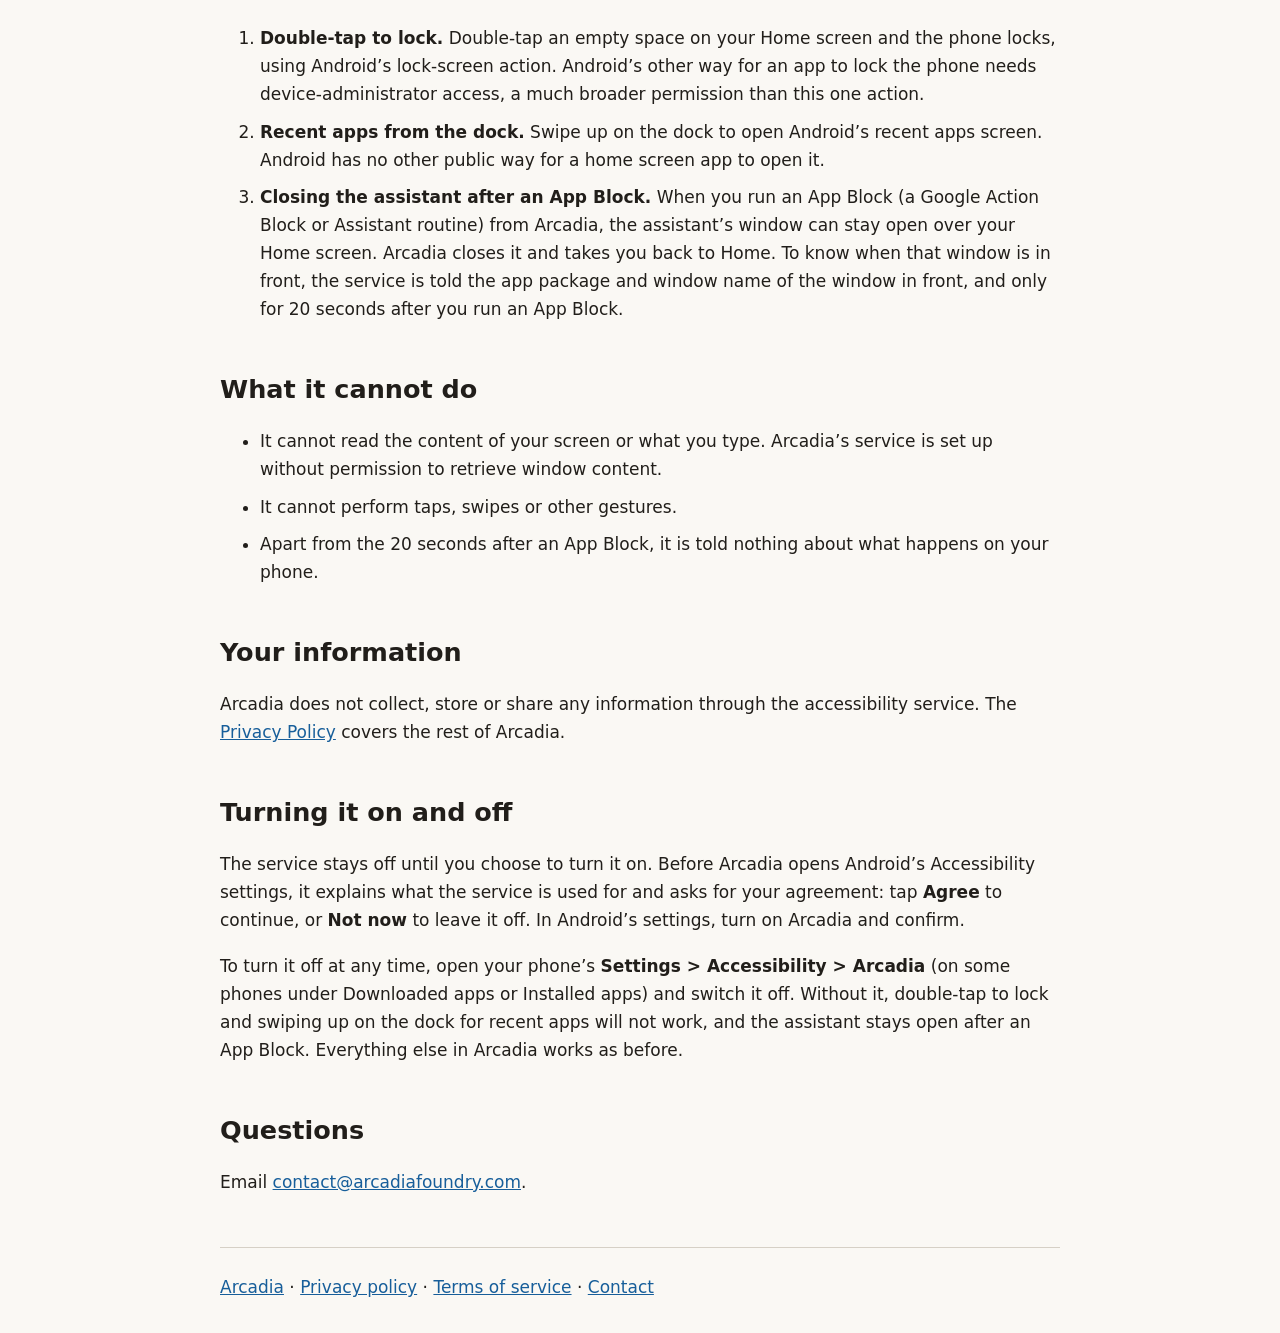
<file: accessibility/index.html>
<!doctype html>
<html lang="en-GB">
<head>
  <meta charset="utf-8">
  <meta name="viewport" content="width=device-width,initial-scale=1">
  <title>Arcadia — How Arcadia uses the accessibility service</title>
  <meta name="description" content="Arcadia's accessibility service is optional and off until you turn it on. It locks the screen on a double tap, opens recent apps from the dock and closes the assistant after an App Block. It cannot read your screen, and nothing is collected or shared.">
  <link rel="canonical" href="https://arcadiafoundry.com/accessibility/">
  <link rel="icon" type="image/png" sizes="32x32" href="/assets/arcadia-icon-32.png">
  <link rel="icon" type="image/png" sizes="192x192" href="/assets/arcadia-icon-192.png">
  <link rel="apple-touch-icon" href="/assets/arcadia-icon-180.png">
  <style>
    body{font:17px/1.65 system-ui,sans-serif;max-width:840px;margin:0 auto;padding:32px 22px;background:#faf8f4;color:#211e1a}
    h1,h2{line-height:1.25}h2{margin-top:2em}a{color:#175e9a;overflow-wrap:anywhere}li{margin:.55em 0}
    nav{display:flex;flex-wrap:wrap;gap:.75em 1.5em;margin-bottom:2em}.notice{padding:1em 1.2em;border:1px solid #d6d0c6;border-radius:12px}
    video{display:block;width:100%;height:auto;max-height:80vh;background:#111;border-radius:12px}
    footer{border-top:1px solid #d6d0c6;margin-top:3em;padding-top:1.5em}
  </style>
</head>
<body>
  <nav aria-label="Site pages"><a href="/">Back to Arcadia</a><a href="/privacy-policy.html">Privacy policy</a><a href="/terms-of-service.html">Terms of service</a></nav>
  <main>
    <h1>How Arcadia uses the accessibility service</h1>
    <p><strong>Last updated: 13 November 2026</strong></p>

    <section class="notice" aria-labelledby="summary">
      <h2 id="summary">In short</h2>
      <p>Arcadia includes an optional service that uses Android’s AccessibilityService API. It is off until you turn it on in Android’s Accessibility settings. Arcadia is not an accessibility tool. The service is used only to lock the screen when you double-tap your Home screen, to open your recent apps when you swipe up on the dock, and to close the assistant after you run an App Block.</p>
      <p>It cannot read what is on your screen or what you type, and it cannot tap or swipe for you. Arcadia does not collect, store or share any information through it.</p>
    </section>

    <h2 id="video">See it working</h2>
    <video controls playsinline preload="metadata" src="/media/arcadia-accessibility-demo.mp4" poster="/media/arcadia-accessibility-demo-poster.jpg" aria-describedby="video-steps">
      Your browser cannot play this video. <a href="/media/arcadia-accessibility-demo.mp4">Download it (MP4)</a>.
    </video>
    <p><a href="/media/arcadia-accessibility-demo.mp4" download>Download the video (MP4)</a></p>
    <p>What the video shows:</p>
    <ol id="video-steps">
      <li>Arcadia is the phone’s Home screen. Its accessibility service is off.</li>
      <li>A swipe up on the dock needs the service, so Arcadia first shows a short note on what the service is used for, with two buttons: <strong>Not now</strong> and <strong>Agree</strong>.</li>
      <li><strong>Not now</strong> closes it and nothing is turned on. Using the feature again shows the same note again.</li>
      <li><strong>Agree</strong> opens Android’s Accessibility settings, which list Arcadia’s service (off) with its own description of the same three uses.</li>
      <li>Turning it on, Android asks the user to confirm with <strong>Allow</strong>.</li>
    </ol>

    <h2 id="uses">What it is used for</h2>
    <ol>
      <li><strong>Double-tap to lock.</strong> Double-tap an empty space on your Home screen and the phone locks, using Android’s lock-screen action. Android’s other way for an app to lock the phone needs device-administrator access, a much broader permission than this one action.</li>
      <li><strong>Recent apps from the dock.</strong> Swipe up on the dock to open Android’s recent apps screen. Android has no other public way for a home screen app to open it.</li>
      <li><strong>Closing the assistant after an App Block.</strong> When you run an App Block (a Google Action Block or Assistant routine) from Arcadia, the assistant’s window can stay open over your Home screen. Arcadia closes it and takes you back to Home. To know when that window is in front, the service is told the app package and window name of the window in front, and only for 20 seconds after you run an App Block.</li>
    </ol>

    <h2 id="limits">What it cannot do</h2>
    <ul>
      <li>It cannot read the content of your screen or what you type. Arcadia’s service is set up without permission to retrieve window content.</li>
      <li>It cannot perform taps, swipes or other gestures.</li>
      <li>Apart from the 20 seconds after an App Block, it is told nothing about what happens on your phone.</li>
    </ul>

    <h2 id="data">Your information</h2>
    <p>Arcadia does not collect, store or share any information through the accessibility service. The <a href="/privacy-policy.html">Privacy Policy</a> covers the rest of Arcadia.</p>

    <h2 id="control">Turning it on and off</h2>
    <p>The service stays off until you choose to turn it on. Before Arcadia opens Android’s Accessibility settings, it explains what the service is used for and asks for your agreement: tap <strong>Agree</strong> to continue, or <strong>Not now</strong> to leave it off. In Android’s settings, turn on Arcadia and confirm.</p>
    <p>To turn it off at any time, open your phone’s <strong>Settings &gt; Accessibility &gt; Arcadia</strong> (on some phones under Downloaded apps or Installed apps) and switch it off. Without it, double-tap to lock and swiping up on the dock for recent apps will not work, and the assistant stays open after an App Block. Everything else in Arcadia works as before.</p>

    <h2 id="contact">Questions</h2>
    <p>Email <a href="mailto:contact@arcadiafoundry.com">contact@arcadiafoundry.com</a>.</p>
  </main>
  <footer><a href="/">Arcadia</a> · <a href="/privacy-policy.html">Privacy policy</a> · <a href="/terms-of-service.html">Terms of service</a> · <a href="mailto:contact@arcadiafoundry.com">Contact</a></footer>
</body>
</html>
</file>
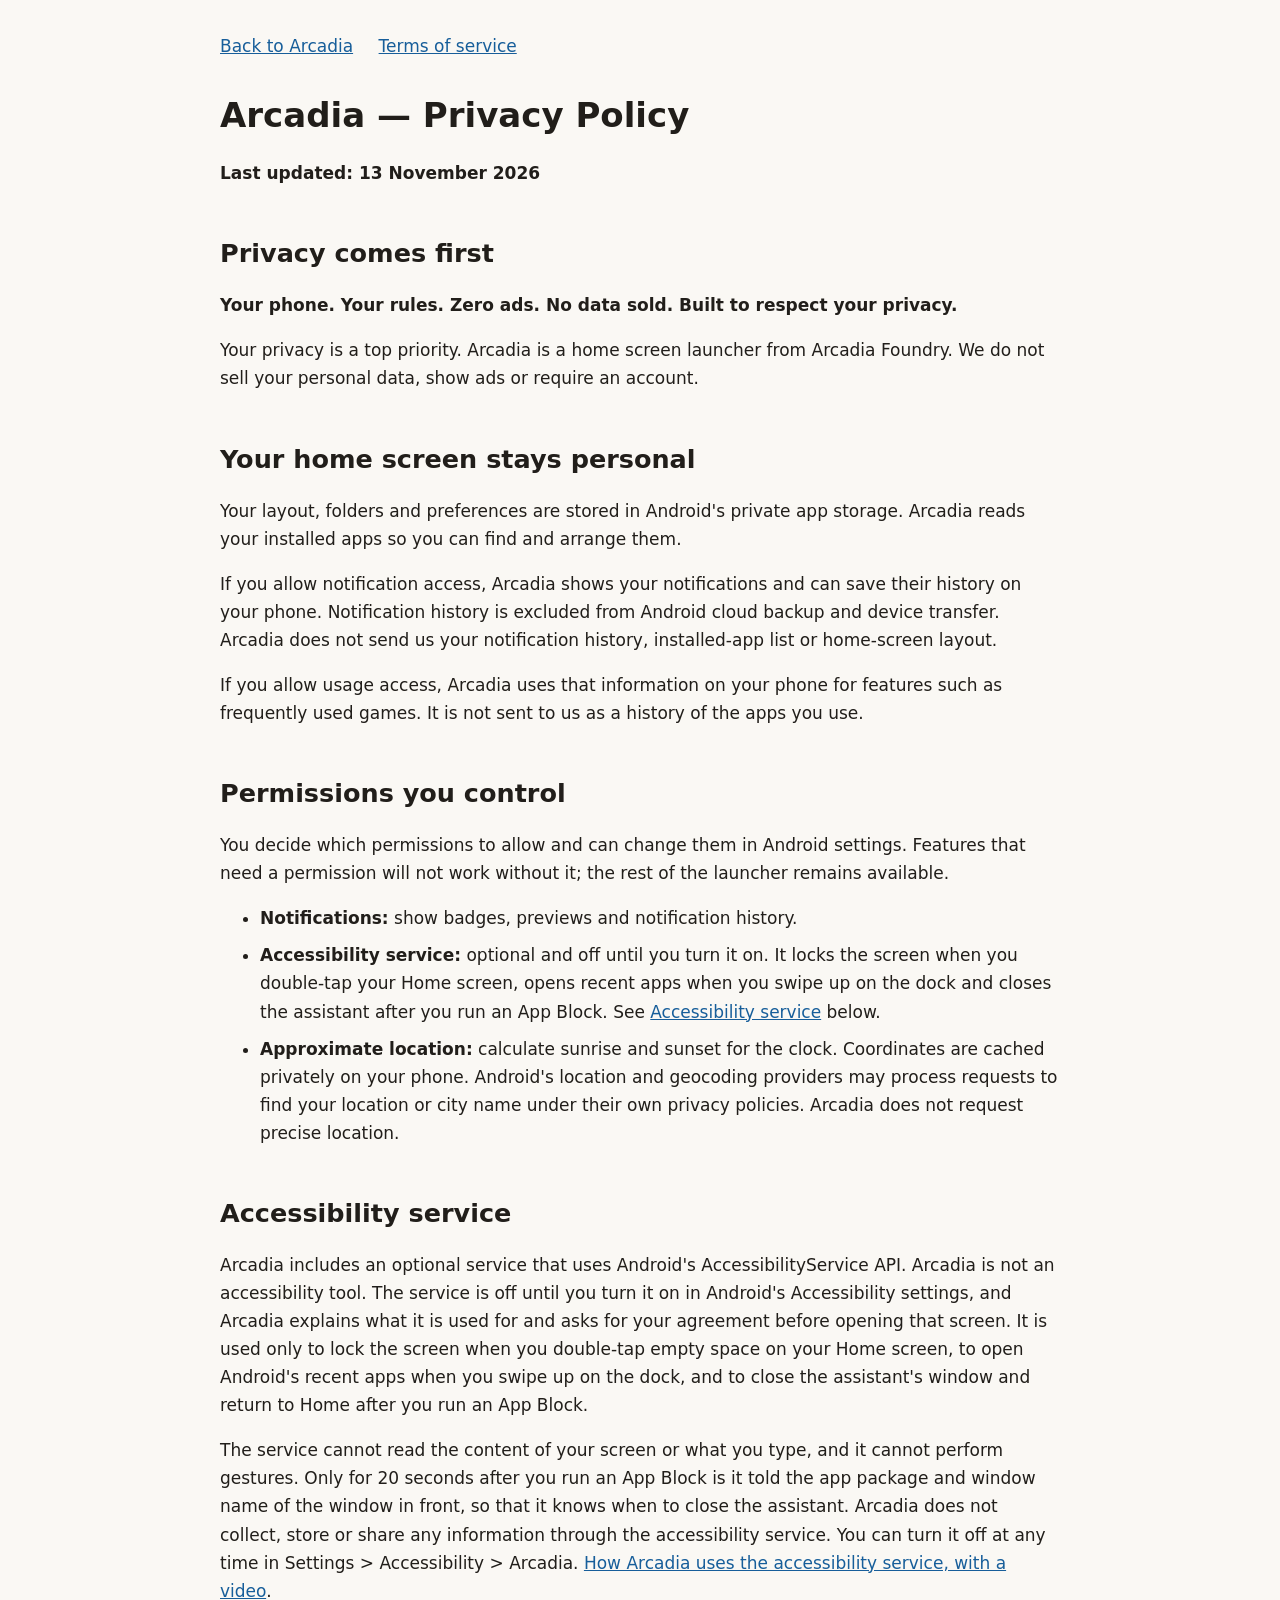
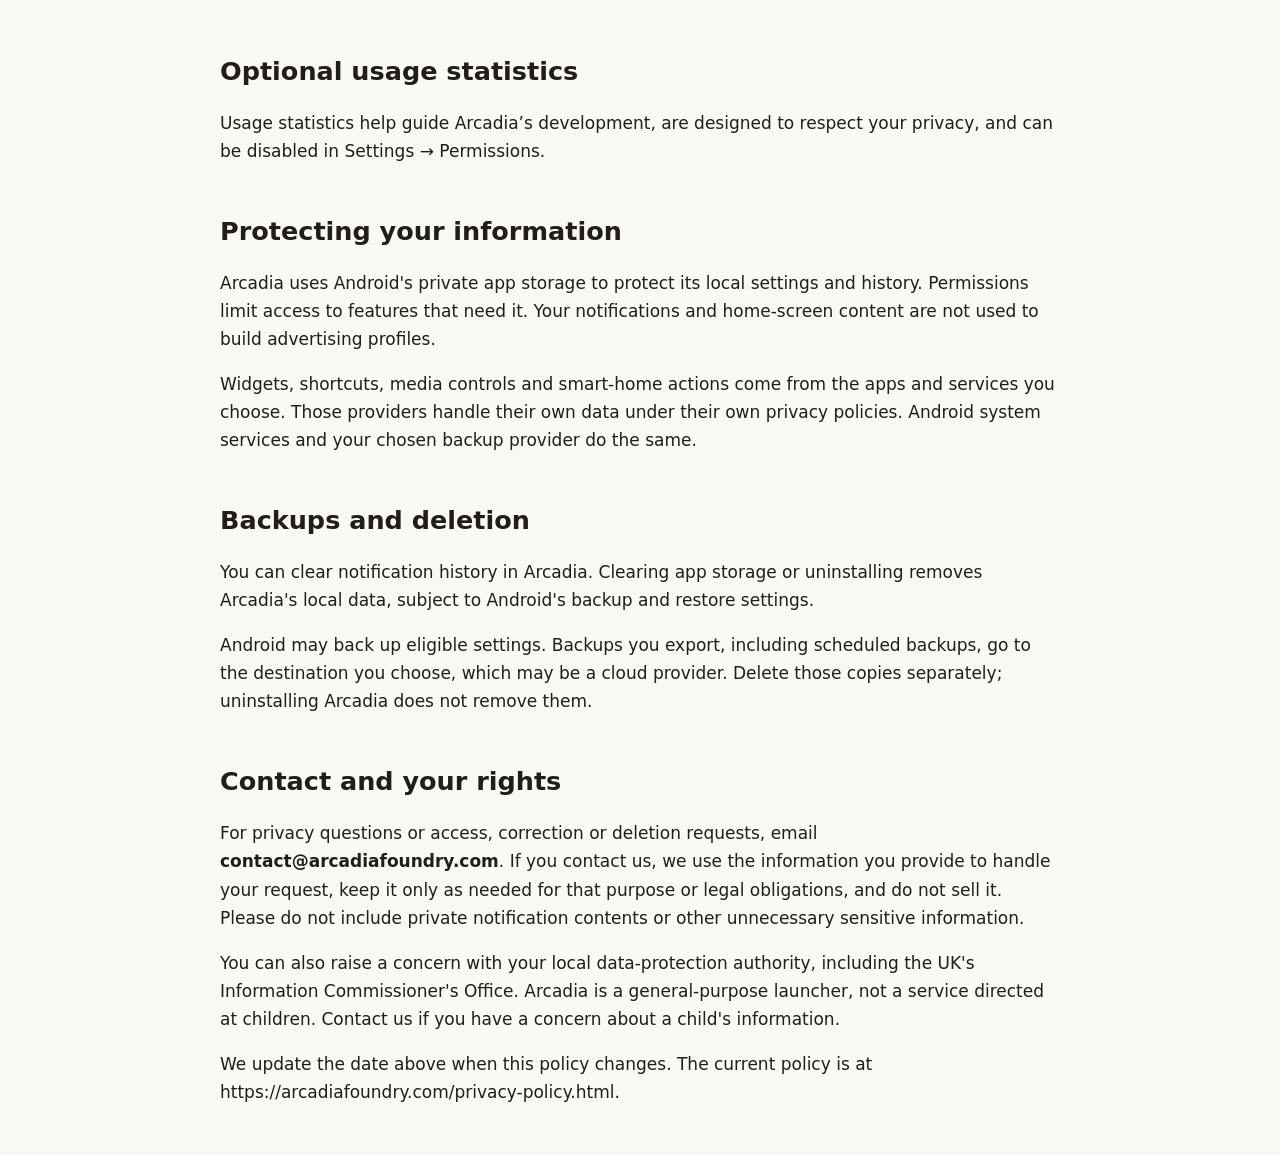
<file: privacy-policy.html>
<!doctype html>
<html lang="en-GB"><head><meta charset="utf-8"><meta name="viewport" content="width=device-width,initial-scale=1">
<title>Arcadia — Privacy Policy</title><link rel="icon" type="image/png" sizes="32x32" href="/assets/arcadia-icon-32.png"><link rel="icon" type="image/png" sizes="192x192" href="/assets/arcadia-icon-192.png"><link rel="apple-touch-icon" href="/assets/arcadia-icon-180.png">
<meta name="description" content="Your phone. Your rules. Zero ads. No data sold. Built to respect your privacy. A clear guide to your information and permissions.">
<style>body{font:17px/1.65 system-ui,sans-serif;max-width:840px;margin:0 auto;padding:32px 22px;background:#faf8f4;color:#211e1a}h1,h2{line-height:1.25}h2{margin-top:2em}a{color:#175e9a;overflow-wrap:anywhere}li{margin:.55em 0}nav{display:flex;flex-wrap:wrap;gap:.75em 1.5em;margin-bottom:2em}</style></head><body><nav aria-label="Legal pages"><a href="/">Back to Arcadia</a><a href="terms-of-service.html">Terms of service</a></nav><main><h1>Arcadia — Privacy Policy</h1>
<p><strong>Last updated: 13 November 2026</strong></p>
<h2>Privacy comes first</h2>
<p><strong>Your phone. Your rules. Zero ads. No data sold. Built to respect your privacy.</strong></p>
<p>Your privacy is a top priority. Arcadia is a home screen launcher from Arcadia Foundry. We do not sell your personal data, show ads or require an account.</p>
<h2>Your home screen stays personal</h2>
<p>Your layout, folders and preferences are stored in Android&#x27;s private app storage. Arcadia reads your installed apps so you can find and arrange them.</p>
<p>If you allow notification access, Arcadia shows your notifications and can save their history on your phone. Notification history is excluded from Android cloud backup and device transfer. Arcadia does not send us your notification history, installed-app list or home-screen layout.</p>
<p>If you allow usage access, Arcadia uses that information on your phone for features such as frequently used games. It is not sent to us as a history of the apps you use.</p>
<h2>Permissions you control</h2>
<p>You decide which permissions to allow and can change them in Android settings. Features that need a permission will not work without it; the rest of the launcher remains available.</p>
<ul><li><strong>Notifications:</strong> show badges, previews and notification history.</li><li><strong>Accessibility service:</strong> optional and off until you turn it on. It locks the screen when you double-tap your Home screen, opens recent apps when you swipe up on the dock and closes the assistant after you run an App Block. See <a href="#accessibility">Accessibility service</a> below.</li><li><strong>Approximate location:</strong> calculate sunrise and sunset for the clock. Coordinates are cached privately on your phone. Android&#x27;s location and geocoding providers may process requests to find your location or city name under their own privacy policies. Arcadia does not request precise location.</li></ul>
<h2 id="accessibility">Accessibility service</h2>
<p>Arcadia includes an optional service that uses Android&#x27;s AccessibilityService API. Arcadia is not an accessibility tool. The service is off until you turn it on in Android&#x27;s Accessibility settings, and Arcadia explains what it is used for and asks for your agreement before opening that screen. It is used only to lock the screen when you double-tap empty space on your Home screen, to open Android&#x27;s recent apps when you swipe up on the dock, and to close the assistant&#x27;s window and return to Home after you run an App Block.</p>
<p>The service cannot read the content of your screen or what you type, and it cannot perform gestures. Only for 20 seconds after you run an App Block is it told the app package and window name of the window in front, so that it knows when to close the assistant. Arcadia does not collect, store or share any information through the accessibility service. You can turn it off at any time in Settings &gt; Accessibility &gt; Arcadia. <a href="/accessibility/">How Arcadia uses the accessibility service, with a video</a>.</p>
<h2>Optional usage statistics</h2>
<p>Usage statistics help guide Arcadia’s development, are designed to respect your privacy, and can be disabled in Settings → Permissions.</p>
<h2>Protecting your information</h2>
<p>Arcadia uses Android&#x27;s private app storage to protect its local settings and history. Permissions limit access to features that need it. Your notifications and home-screen content are not used to build advertising profiles.</p>
<p>Widgets, shortcuts, media controls and smart-home actions come from the apps and services you choose. Those providers handle their own data under their own privacy policies. Android system services and your chosen backup provider do the same.</p>
<h2>Backups and deletion</h2>
<p>You can clear notification history in Arcadia. Clearing app storage or uninstalling removes Arcadia&#x27;s local data, subject to Android&#x27;s backup and restore settings.</p>
<p>Android may back up eligible settings. Backups you export, including scheduled backups, go to the destination you choose, which may be a cloud provider. Delete those copies separately; uninstalling Arcadia does not remove them.</p>
<h2>Contact and your rights</h2>
<p>For privacy questions or access, correction or deletion requests, email <strong>contact@arcadiafoundry.com</strong>. If you contact us, we use the information you provide to handle your request, keep it only as needed for that purpose or legal obligations, and do not sell it. Please do not include private notification contents or other unnecessary sensitive information.</p>
<p>You can also raise a concern with your local data-protection authority, including the UK&#x27;s Information Commissioner&#x27;s Office. Arcadia is a general-purpose launcher, not a service directed at children. Contact us if you have a concern about a child&#x27;s information.</p>
<p>We update the date above when this policy changes. The current policy is at https://arcadiafoundry.com/privacy-policy.html.</p></main></body></html>
</file>
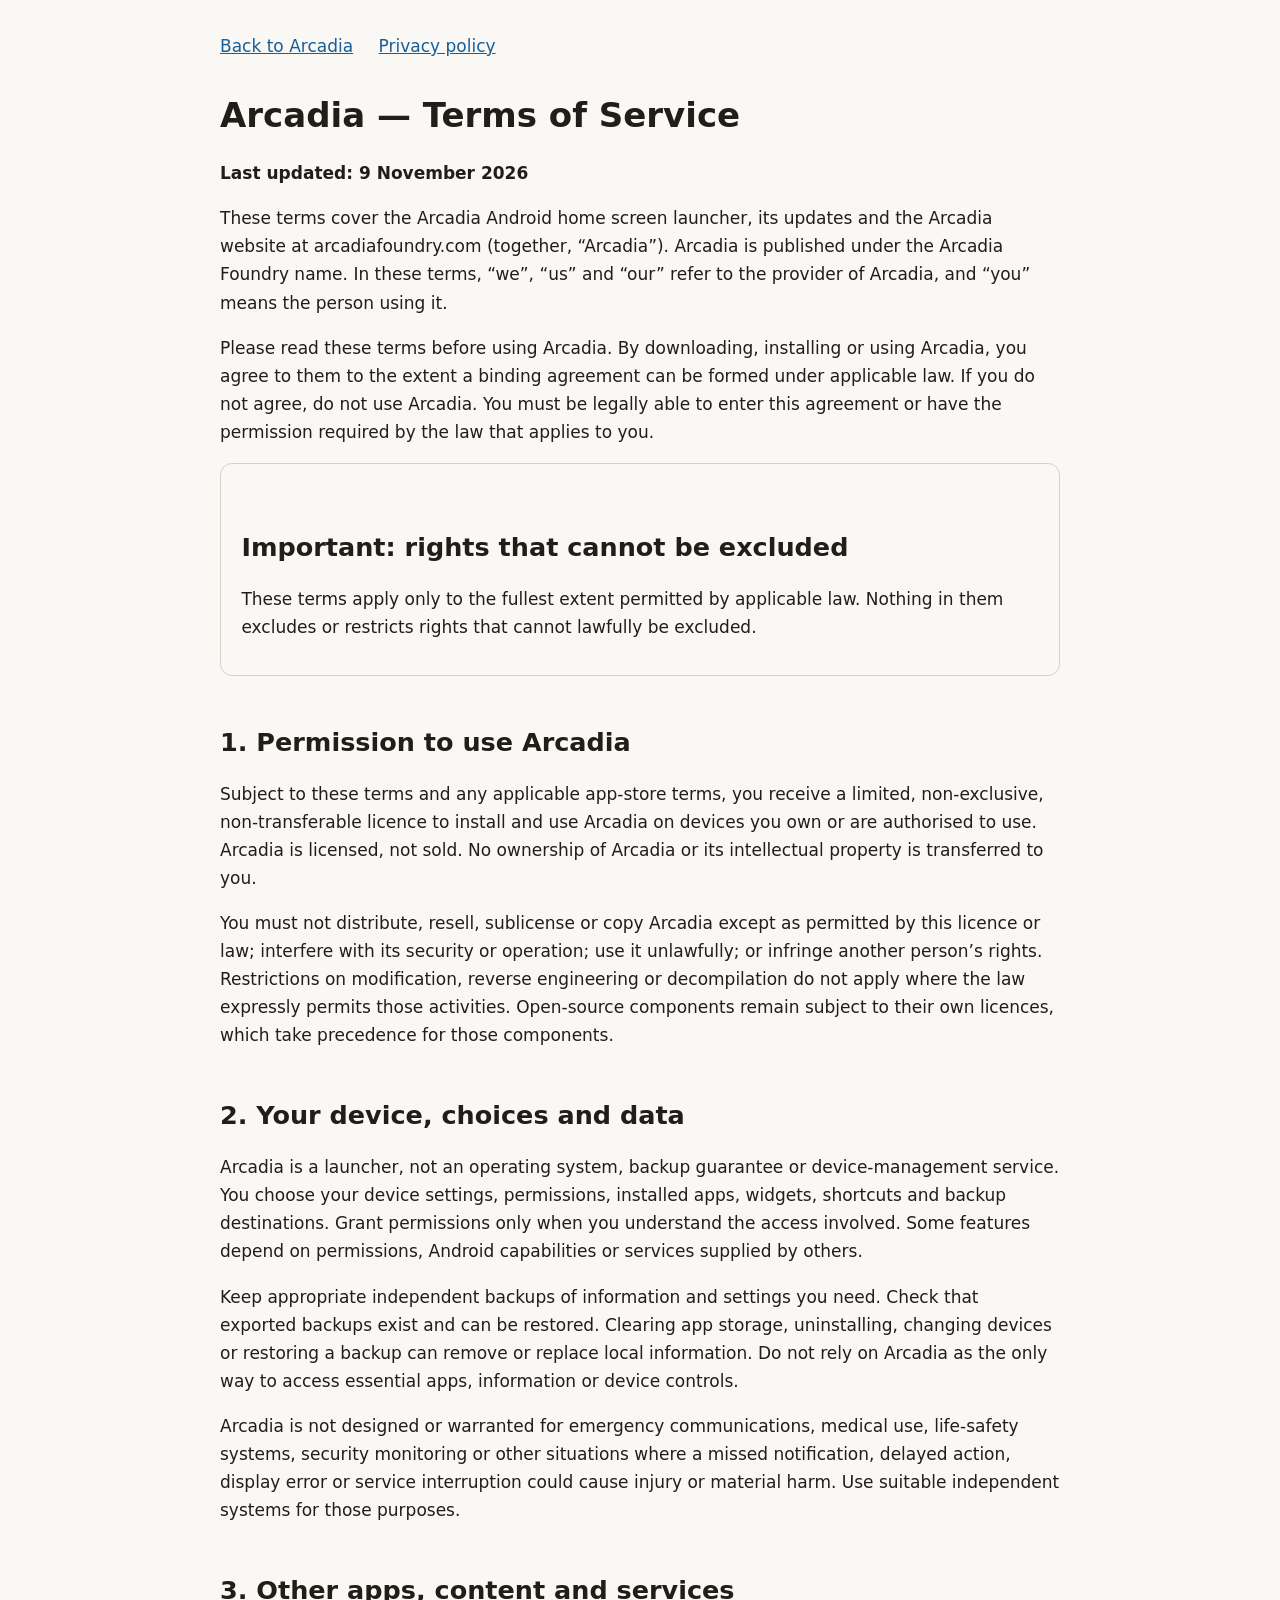
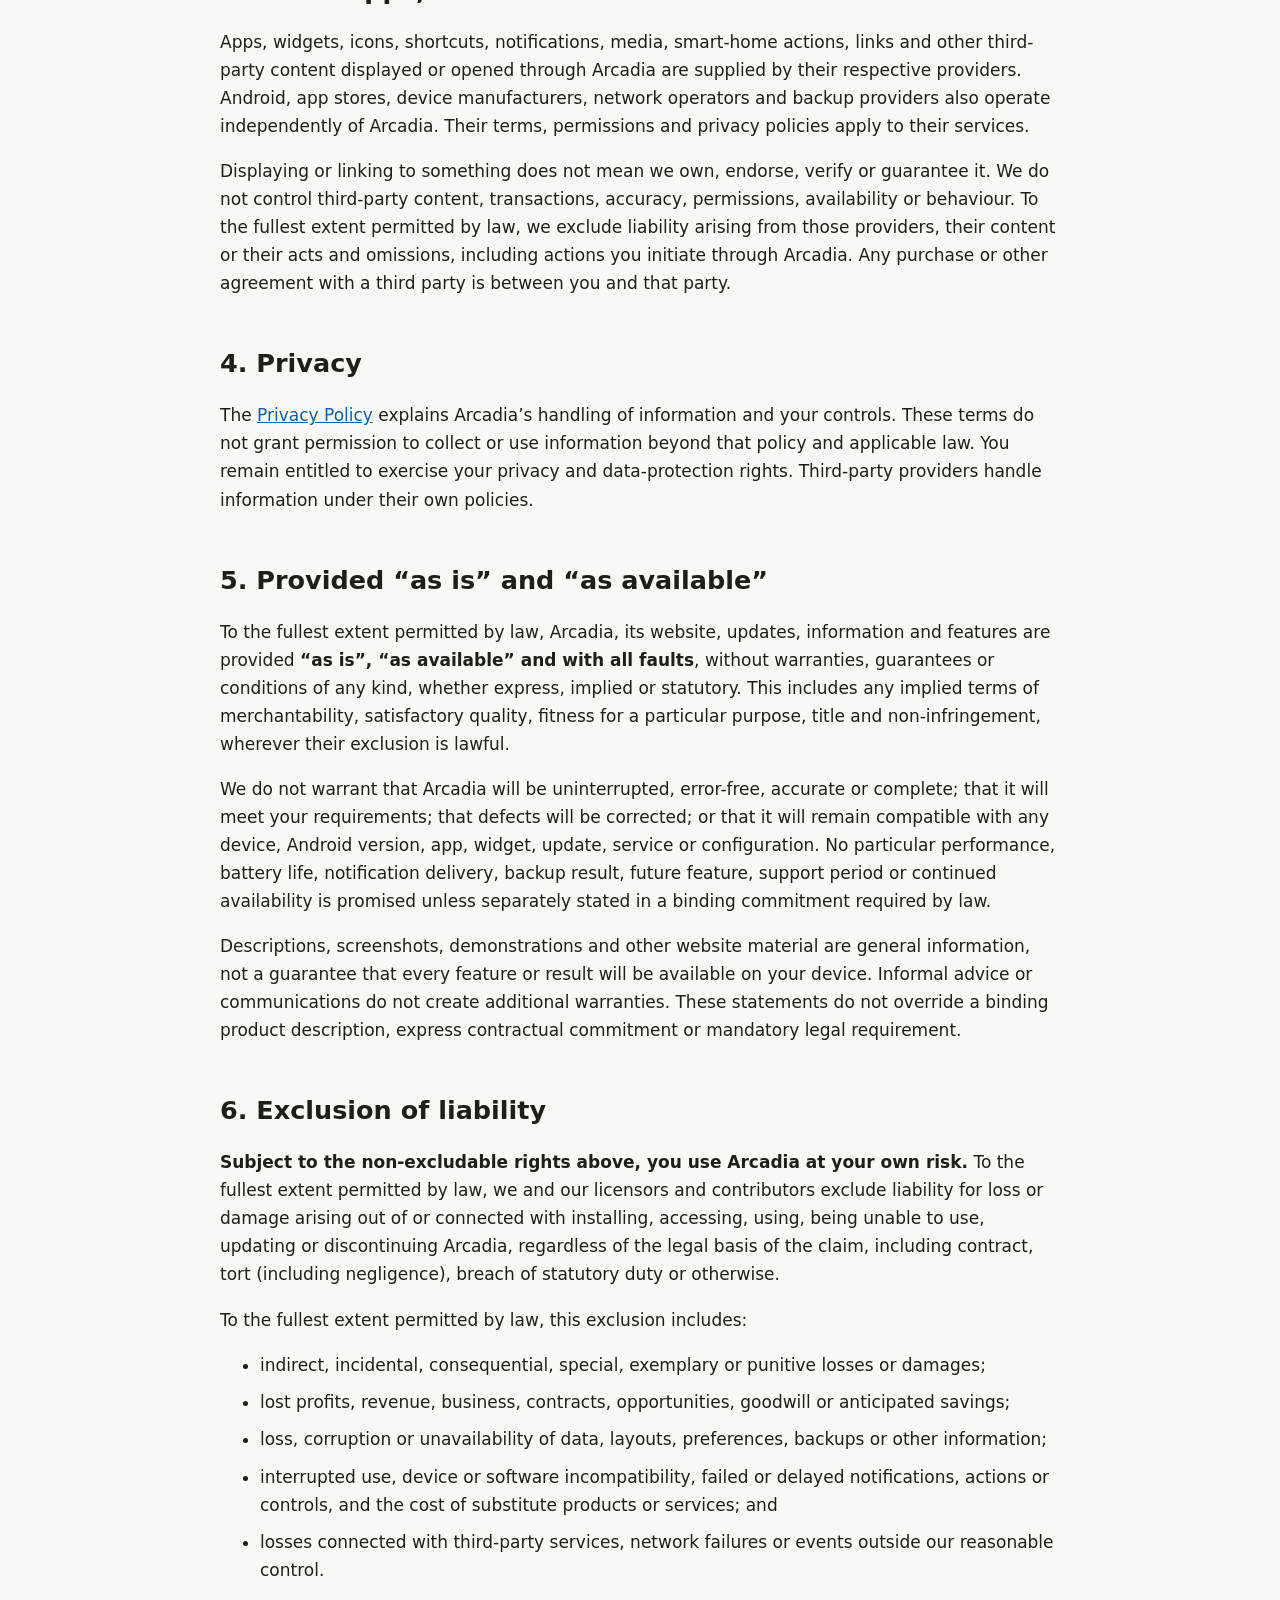
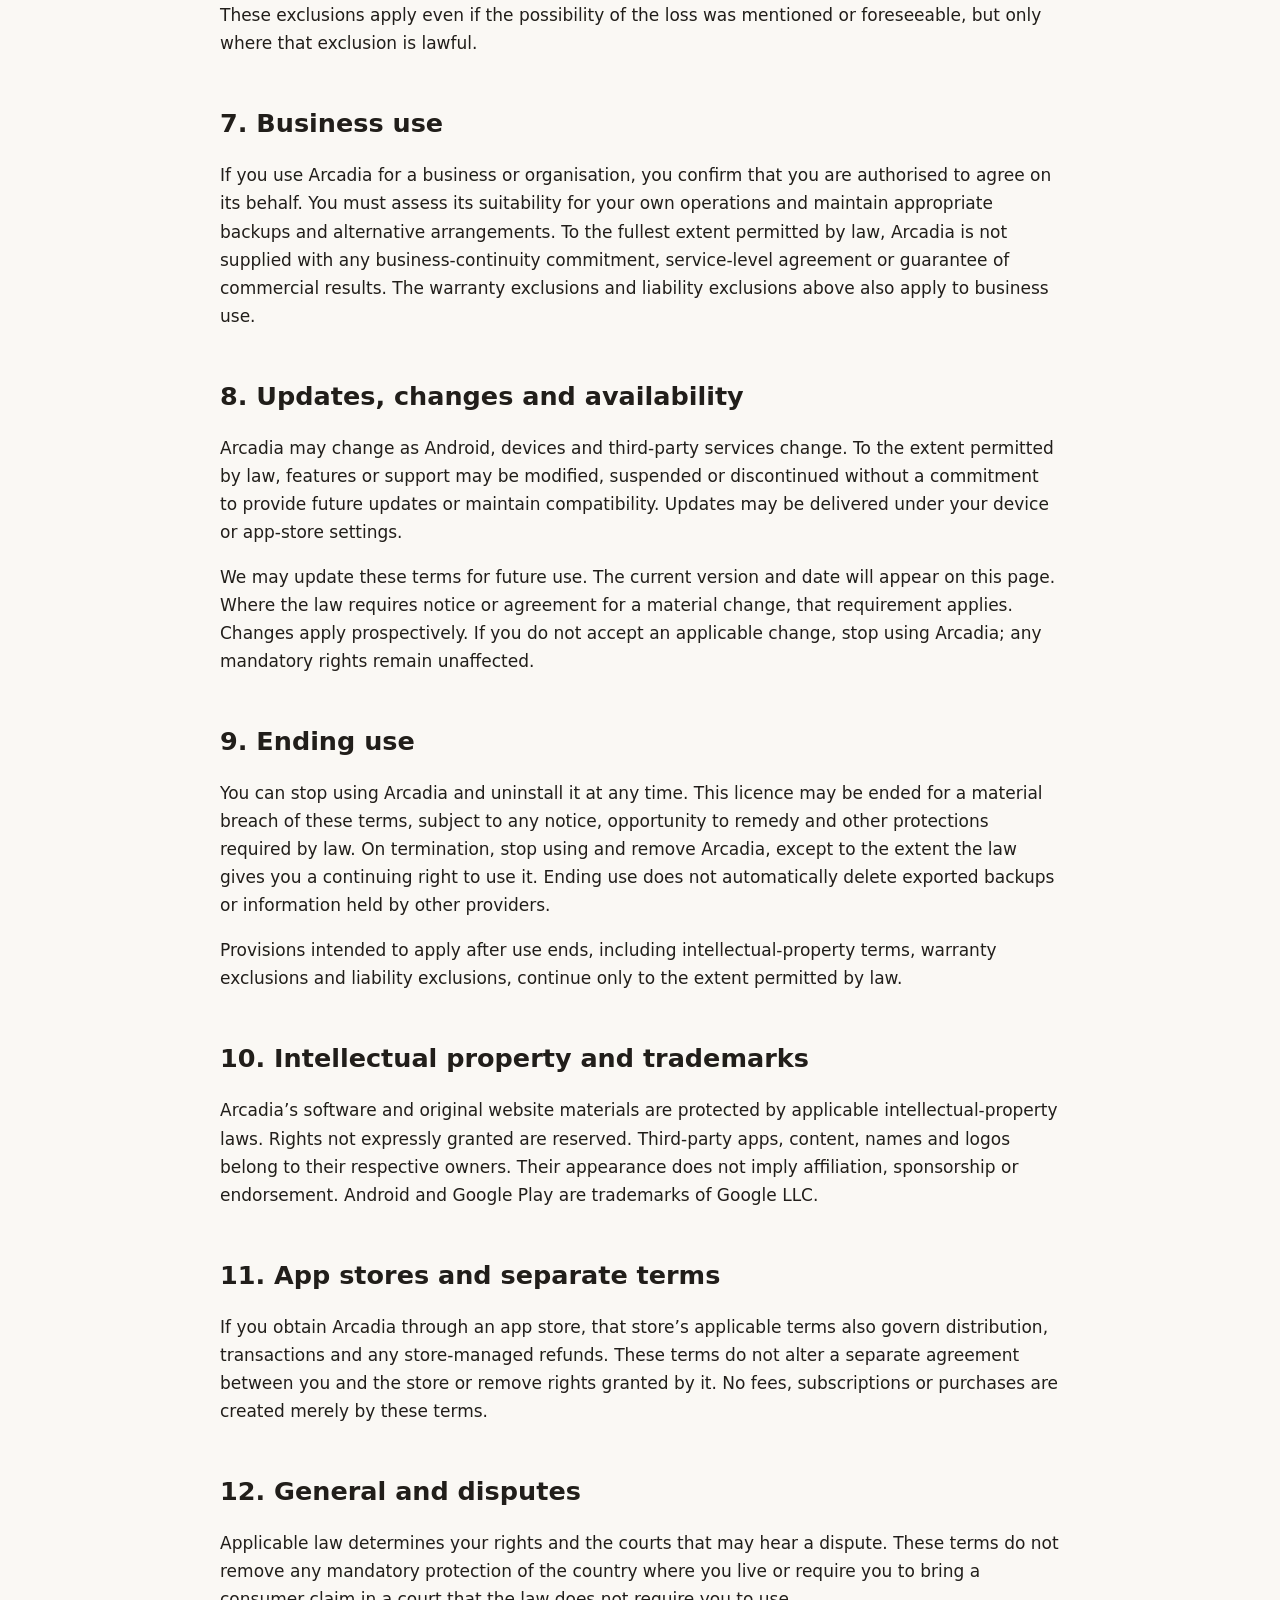
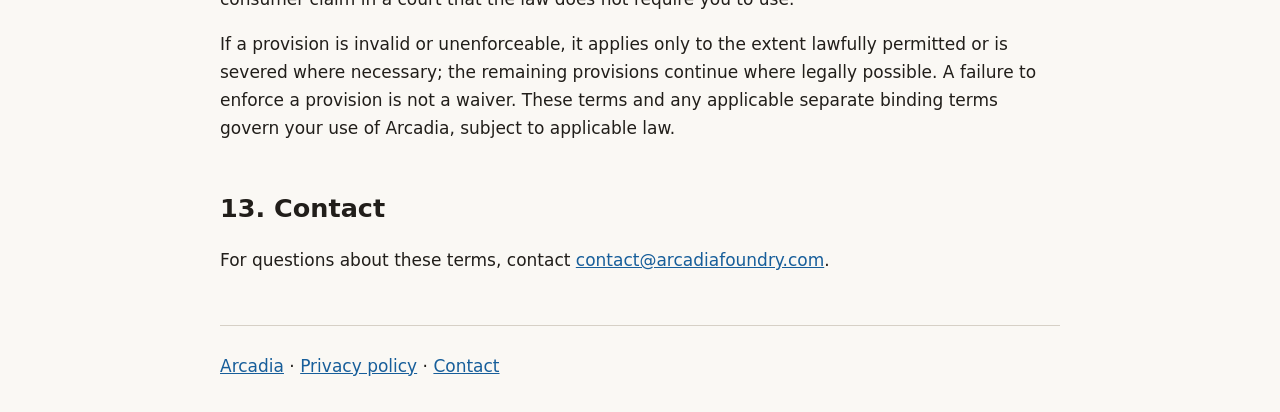
<file: terms-of-service.html>
<!doctype html>
<html lang="en-GB">
<head>
  <meta charset="utf-8">
  <meta name="viewport" content="width=device-width,initial-scale=1">
  <title>Arcadia — Terms of Service</title>
  <link rel="icon" type="image/png" sizes="32x32" href="/assets/arcadia-icon-32.png">
  <link rel="icon" type="image/png" sizes="192x192" href="/assets/arcadia-icon-192.png">
  <link rel="apple-touch-icon" href="/assets/arcadia-icon-180.png">
  <meta name="description" content="Terms for using the Arcadia Android launcher and website, including third-party services, warranty and liability exclusions.">
  <link rel="canonical" href="https://arcadiafoundry.com/terms-of-service.html">
  <style>
    body{font:17px/1.65 system-ui,sans-serif;max-width:840px;margin:0 auto;padding:32px 22px;background:#faf8f4;color:#211e1a}
    h1,h2{line-height:1.25}h2{margin-top:2em}a{color:#175e9a;overflow-wrap:anywhere}li{margin:.55em 0}
    nav{display:flex;flex-wrap:wrap;gap:.75em 1.5em;margin-bottom:2em}.notice{padding:1em 1.2em;border:1px solid #d6d0c6;border-radius:12px}
    footer{border-top:1px solid #d6d0c6;margin-top:3em;padding-top:1.5em}
  </style>
</head>
<body>
  <nav aria-label="Legal pages"><a href="/">Back to Arcadia</a><a href="privacy-policy.html">Privacy policy</a></nav>
  <main>
    <h1>Arcadia — Terms of Service</h1>
    <p><strong>Last updated: 9 November 2026</strong></p>
    <p>These terms cover the Arcadia Android home screen launcher, its updates and the Arcadia website at arcadiafoundry.com (together, “Arcadia”). Arcadia is published under the Arcadia Foundry name. In these terms, “we”, “us” and “our” refer to the provider of Arcadia, and “you” means the person using it.</p>
    <p>Please read these terms before using Arcadia. By downloading, installing or using Arcadia, you agree to them to the extent a binding agreement can be formed under applicable law. If you do not agree, do not use Arcadia. You must be legally able to enter this agreement or have the permission required by the law that applies to you.</p>

    <section class="notice" aria-labelledby="rights">
      <h2 id="rights">Important: rights that cannot be excluded</h2>
      <p>These terms apply only to the fullest extent permitted by applicable law. Nothing in them excludes or restricts rights that cannot lawfully be excluded.</p>
    </section>

    <h2>1. Permission to use Arcadia</h2>
    <p>Subject to these terms and any applicable app-store terms, you receive a limited, non-exclusive, non-transferable licence to install and use Arcadia on devices you own or are authorised to use. Arcadia is licensed, not sold. No ownership of Arcadia or its intellectual property is transferred to you.</p>
    <p>You must not distribute, resell, sublicense or copy Arcadia except as permitted by this licence or law; interfere with its security or operation; use it unlawfully; or infringe another person’s rights. Restrictions on modification, reverse engineering or decompilation do not apply where the law expressly permits those activities. Open-source components remain subject to their own licences, which take precedence for those components.</p>

    <h2>2. Your device, choices and data</h2>
    <p>Arcadia is a launcher, not an operating system, backup guarantee or device-management service. You choose your device settings, permissions, installed apps, widgets, shortcuts and backup destinations. Grant permissions only when you understand the access involved. Some features depend on permissions, Android capabilities or services supplied by others.</p>
    <p>Keep appropriate independent backups of information and settings you need. Check that exported backups exist and can be restored. Clearing app storage, uninstalling, changing devices or restoring a backup can remove or replace local information. Do not rely on Arcadia as the only way to access essential apps, information or device controls.</p>
    <p>Arcadia is not designed or warranted for emergency communications, medical use, life-safety systems, security monitoring or other situations where a missed notification, delayed action, display error or service interruption could cause injury or material harm. Use suitable independent systems for those purposes.</p>

    <h2>3. Other apps, content and services</h2>
    <p>Apps, widgets, icons, shortcuts, notifications, media, smart-home actions, links and other third-party content displayed or opened through Arcadia are supplied by their respective providers. Android, app stores, device manufacturers, network operators and backup providers also operate independently of Arcadia. Their terms, permissions and privacy policies apply to their services.</p>
    <p>Displaying or linking to something does not mean we own, endorse, verify or guarantee it. We do not control third-party content, transactions, accuracy, permissions, availability or behaviour. To the fullest extent permitted by law, we exclude liability arising from those providers, their content or their acts and omissions, including actions you initiate through Arcadia. Any purchase or other agreement with a third party is between you and that party.</p>

    <h2>4. Privacy</h2>
    <p>The <a href="privacy-policy.html">Privacy Policy</a> explains Arcadia’s handling of information and your controls. These terms do not grant permission to collect or use information beyond that policy and applicable law. You remain entitled to exercise your privacy and data-protection rights. Third-party providers handle information under their own policies.</p>

    <h2>5. Provided “as is” and “as available”</h2>
    <p>To the fullest extent permitted by law, Arcadia, its website, updates, information and features are provided <strong>“as is”, “as available” and with all faults</strong>, without warranties, guarantees or conditions of any kind, whether express, implied or statutory. This includes any implied terms of merchantability, satisfactory quality, fitness for a particular purpose, title and non-infringement, wherever their exclusion is lawful.</p>
    <p>We do not warrant that Arcadia will be uninterrupted, error-free, accurate or complete; that it will meet your requirements; that defects will be corrected; or that it will remain compatible with any device, Android version, app, widget, update, service or configuration. No particular performance, battery life, notification delivery, backup result, future feature, support period or continued availability is promised unless separately stated in a binding commitment required by law.</p>
    <p>Descriptions, screenshots, demonstrations and other website material are general information, not a guarantee that every feature or result will be available on your device. Informal advice or communications do not create additional warranties. These statements do not override a binding product description, express contractual commitment or mandatory legal requirement.</p>

    <h2>6. Exclusion of liability</h2>
    <p><strong>Subject to the non-excludable rights above, you use Arcadia at your own risk.</strong> To the fullest extent permitted by law, we and our licensors and contributors exclude liability for loss or damage arising out of or connected with installing, accessing, using, being unable to use, updating or discontinuing Arcadia, regardless of the legal basis of the claim, including contract, tort (including negligence), breach of statutory duty or otherwise.</p>
    <p>To the fullest extent permitted by law, this exclusion includes:</p>
    <ul>
      <li>indirect, incidental, consequential, special, exemplary or punitive losses or damages;</li>
      <li>lost profits, revenue, business, contracts, opportunities, goodwill or anticipated savings;</li>
      <li>loss, corruption or unavailability of data, layouts, preferences, backups or other information;</li>
      <li>interrupted use, device or software incompatibility, failed or delayed notifications, actions or controls, and the cost of substitute products or services; and</li>
      <li>losses connected with third-party services, network failures or events outside our reasonable control.</li>
    </ul>
    <p>These exclusions apply even if the possibility of the loss was mentioned or foreseeable, but only where that exclusion is lawful.</p>

    <h2>7. Business use</h2>
    <p>If you use Arcadia for a business or organisation, you confirm that you are authorised to agree on its behalf. You must assess its suitability for your own operations and maintain appropriate backups and alternative arrangements. To the fullest extent permitted by law, Arcadia is not supplied with any business-continuity commitment, service-level agreement or guarantee of commercial results. The warranty exclusions and liability exclusions above also apply to business use.</p>

    <h2>8. Updates, changes and availability</h2>
    <p>Arcadia may change as Android, devices and third-party services change. To the extent permitted by law, features or support may be modified, suspended or discontinued without a commitment to provide future updates or maintain compatibility. Updates may be delivered under your device or app-store settings.</p>
    <p>We may update these terms for future use. The current version and date will appear on this page. Where the law requires notice or agreement for a material change, that requirement applies. Changes apply prospectively. If you do not accept an applicable change, stop using Arcadia; any mandatory rights remain unaffected.</p>

    <h2>9. Ending use</h2>
    <p>You can stop using Arcadia and uninstall it at any time. This licence may be ended for a material breach of these terms, subject to any notice, opportunity to remedy and other protections required by law. On termination, stop using and remove Arcadia, except to the extent the law gives you a continuing right to use it. Ending use does not automatically delete exported backups or information held by other providers.</p>
    <p>Provisions intended to apply after use ends, including intellectual-property terms, warranty exclusions and liability exclusions, continue only to the extent permitted by law.</p>

    <h2>10. Intellectual property and trademarks</h2>
    <p>Arcadia’s software and original website materials are protected by applicable intellectual-property laws. Rights not expressly granted are reserved. Third-party apps, content, names and logos belong to their respective owners. Their appearance does not imply affiliation, sponsorship or endorsement. Android and Google Play are trademarks of Google LLC.</p>

    <h2>11. App stores and separate terms</h2>
    <p>If you obtain Arcadia through an app store, that store’s applicable terms also govern distribution, transactions and any store-managed refunds. These terms do not alter a separate agreement between you and the store or remove rights granted by it. No fees, subscriptions or purchases are created merely by these terms.</p>

    <h2>12. General and disputes</h2>
    <p>Applicable law determines your rights and the courts that may hear a dispute. These terms do not remove any mandatory protection of the country where you live or require you to bring a consumer claim in a court that the law does not require you to use.</p>
    <p>If a provision is invalid or unenforceable, it applies only to the extent lawfully permitted or is severed where necessary; the remaining provisions continue where legally possible. A failure to enforce a provision is not a waiver. These terms and any applicable separate binding terms govern your use of Arcadia, subject to applicable law.</p>

    <h2>13. Contact</h2>
    <p>For questions about these terms, contact <a href="mailto:contact@arcadiafoundry.com">contact@arcadiafoundry.com</a>.</p>
  </main>
  <footer><a href="/">Arcadia</a> · <a href="privacy-policy.html">Privacy policy</a> · <a href="mailto:contact@arcadiafoundry.com">Contact</a></footer>
</body>
</html>
</file>
<file: style.css>
/* Arcadia — the relaunch page (W44, 15 Nov 2026).
   One idea per section: an eyebrow, a big tight headline, two lines, one device moment.
   Paper tones throughout, one vivid accent family per section drawn from the screens,
   a dark privacy section. No web fonts, no libraries, no blur anywhere.
   Device frames match the Play v2 slides (play/html-20261115-v2): metal edge, black bezel,
   the capture at its own aspect, hinge marks on the open Fold's frame. Nothing is drawn over a
   screen: the captures are shown as they are (W48 took out a crease line that read as a seam). */

:root {
  --paper: #f7f3ec;
  --paper-2: #efe8dd;
  --ink: #1c1916;
  --muted: #5f584f;
  --line: rgba(28, 25, 22, .1);
  --a1: #6b4cf0; --a2: #a05ae0; --a3: #e8892a;
  --ease: cubic-bezier(.2, .7, .2, 1);
  --spring: cubic-bezier(.34, 1.42, .5, 1);
  --font: -apple-system, BlinkMacSystemFont, "SF Pro Display", "Segoe UI Variable Display", "Segoe UI", Roboto, "Helvetica Neue", Arial, sans-serif;
}

*, *::before, *::after { box-sizing: border-box; }
html { scroll-behavior: smooth; scroll-padding-top: 64px; -webkit-text-size-adjust: 100%; }
body {
  margin: 0; background: var(--paper); color: var(--ink); font-family: var(--font);
  font-size: 17px; line-height: 1.5; -webkit-font-smoothing: antialiased; text-rendering: optimizeLegibility;
  overflow-x: hidden;
}
@supports (overflow: clip) { body { overflow-x: clip; } }
img, video { display: block; max-width: 100%; height: auto; }
a { color: inherit; }
h1, h2, h3 { margin: 0; font-weight: 700; letter-spacing: -.04em; line-height: 1.02; }
p { margin: 0; }

/* The coloured second line of every headline: the section's accent family. */
h1 em, h2 em, h3 em {
  font-style: normal; display: inline-block; padding: 0 .04em .12em 0; margin-bottom: -.12em;
  background: linear-gradient(100deg, var(--a1), var(--a2) 55%, var(--a3));
  -webkit-background-clip: text; background-clip: text; color: transparent;
}

.eyebrow {
  font-size: 15px; font-weight: 650; letter-spacing: .02em; color: var(--a1); margin-bottom: 18px;
}
.lede { font-size: clamp(19px, 1.6vw, 24px); line-height: 1.42; color: var(--muted); letter-spacing: -.01em; }

/* ---------- Nav ---------- */
.nav {
  position: fixed; inset: 0 0 auto 0; z-index: 50; height: 56px; padding: 0 max(20px, calc((100vw - 1180px) / 2));
  display: flex; align-items: center; gap: 28px;
  background: rgba(247, 243, 236, .94); border-bottom: 1px solid transparent;
  transition: border-color .3s, background-color .3s;
}
body.scrolled .nav { border-color: var(--line); background: rgba(247, 243, 236, .985); }
.brand { display: flex; align-items: center; gap: 10px; text-decoration: none; font-weight: 650; font-size: 18px; letter-spacing: -.01em; }
.brand img { border-radius: 7px; }
.nav-links { display: flex; gap: 26px; margin-left: auto; font-size: 14px; }
.nav-links a { text-decoration: none; color: var(--muted); transition: color .2s; }
.nav-links a:hover { color: var(--ink); }
.nav .btn.tiny { margin-left: 4px; }
@media (max-width: 820px) { .nav-links { display: none; } .nav .btn.tiny { margin-left: auto; } }

/* ---------- Buttons ---------- */
.btn {
  display: inline-flex; align-items: center; justify-content: center; min-height: 52px; padding: 0 28px;
  border-radius: 999px; background: var(--ink); color: #fff; text-decoration: none;
  font-weight: 600; font-size: 17px; letter-spacing: -.01em;
  transition: transform .35s var(--spring), background-color .2s;
}
.btn:hover { transform: translateY(-2px) scale(1.02); background: #000; }
.btn:active { transform: scale(.97); }
.btn.tiny { min-height: 34px; padding: 0 16px; font-size: 14px; }
.link-arrow { font-weight: 600; color: var(--a1); text-decoration: none; font-size: 17px; }
.link-arrow::after {
  content: ""; display: inline-block; width: .42em; height: .42em; margin-left: .38em; vertical-align: .08em;
  border: solid currentColor; border-width: 2px 2px 0 0; rotate: 45deg; transition: transform .3s var(--spring);
}
.link-arrow:hover::after { transform: translate(3px, -3px); }
.cta { display: flex; flex-wrap: wrap; align-items: center; justify-content: center; gap: 14px 28px; margin-top: 34px; }
:focus-visible { outline: 3px solid var(--a1); outline-offset: 3px; border-radius: 6px; }

/* ---------- Device frames ----------
   Proportions from the Play v2 frames: cover 572x1292 outer, 13 px bezel around a 540x1260 screen;
   open 1023.6x1131.6 outer, 16.8 px bezel around a 984x1092 screen. Percentages, so a frame is
   drawn at any width without a line of per-size CSS. */
.dev {
  position: relative; flex: none; padding: 3px;
  background: linear-gradient(140deg, #c9ccd1 0%, #55585e 9%, #2a2c30 30%, #1d1e21 62%, #4a4d53 88%, #b4b7bd 100%);
  box-shadow: inset 0 0 0 1px rgba(255, 255, 255, .22), 0 0 0 .5px rgba(0, 0, 0, .55),
    0 2px 3px rgba(40, 28, 16, .16), 0 24px 44px -20px rgba(40, 28, 16, .36), 0 70px 120px -40px rgba(40, 28, 16, .32);
}
.dev .bz { position: relative; background: #050506; overflow: hidden; }
.dev .bz > img, .dev .bz > video { width: 100%; height: auto; background: #111; }
.dev.cover { width: 280px; border-radius: 9.8% / 4.33%; }
.dev.cover .bz { padding: 2.3%; border-radius: 9.36% / 4.12%; }
.dev.cover .bz > img, .dev.cover .bz > video { border-radius: 7.4% / 3.17%; aspect-ratio: 3 / 7; object-fit: cover; }
.dev.open { width: 640px; border-radius: 4.78% / 4.32%; }
.dev.open .bz { padding: 1.65%; border-radius: 4.5% / 4.08%; }
.dev.open .bz > img { border-radius: 2.96% / 2.66%; aspect-ratio: 1400 / 1554; object-fit: cover; }
/* The side key, and the hinge where the open Fold's two halves meet. */
.dev::after {
  content: ""; position: absolute; left: 100%; top: 20%; width: 3px; height: 8.5%; border-radius: 0 3px 3px 0;
  background: linear-gradient(90deg, #3a3c41, #9a9da3 55%, #4a4c51);
}
.dev.open::after { top: 16%; height: 10%; }
.dev.open::before {
  content: ""; position: absolute; left: 50%; top: 0; bottom: 0; width: 4px; margin-left: -2px; z-index: 1;
  background:
    linear-gradient(90deg, rgba(255, 255, 255, .28), #000 30%, #000 70%, rgba(255, 255, 255, .18)) top / 100% 1.75% no-repeat,
    linear-gradient(90deg, rgba(255, 255, 255, .28), #000 30%, #000 70%, rgba(255, 255, 255, .18)) bottom / 100% 1.75% no-repeat;
}
.dev .cam {
  position: absolute; left: 50%; top: 2.72%; width: 2.65%; aspect-ratio: 1; transform: translateX(-50%); border-radius: 50%;
  background: radial-gradient(circle at 40% 38%, #2a2f3a 0 18%, #07080a 42%, #000 70%); box-shadow: 0 0 0 1.5px #000;
}
.tilt-r { rotate: 6deg; }
.tilt-l { rotate: -6deg; }

/* ---------- Motion ----------
   Transform and opacity only. Elements are visible by default; app.js adds .js to <html> and only
   then do they start hidden, so the page never depends on a script to be readable. */
.js .reveal { opacity: 0; transform: translateY(36px); transition: opacity .9s var(--ease), transform .9s var(--ease); }
.js .reveal.pop { transform: translateY(70px) scale(.94); transition: opacity .8s var(--ease), transform 1.1s var(--spring); }
.js .reveal.in { opacity: 1; transform: none; }
.reveal.d1 { transition-delay: .08s; } .reveal.d2 { transition-delay: .18s; } .reveal.d3 { transition-delay: .28s; }

.rise { animation: rise 1s var(--ease) both; }
.rise.d1 { animation-delay: .1s; } .rise.d2 { animation-delay: .3s; } .rise.d3 { animation-delay: .45s; }
.hero h1 .word { display: inline-block; animation: rise 1s var(--spring) both; }
@keyframes rise { from { opacity: 0; transform: translateY(28px); } to { opacity: 1; transform: none; } }

.enter { animation: enter 1.4s var(--spring) both .35s; }
.enter.d2 { animation-delay: .7s; }
@keyframes enter { from { opacity: 0; transform: translateY(110px) scale(.92); } to { opacity: 1; transform: none; } }

/* ---------- Hero ---------- */
.hero {
  position: relative; overflow: hidden; padding: 128px 20px 0; text-align: center;
  background:
    radial-gradient(46% 34% at 50% 82%, rgba(255, 170, 64, .5) 0%, rgba(255, 170, 64, .16) 46%, transparent 72%),
    radial-gradient(72% 46% at 50% 80%, rgba(120, 86, 255, .44) 0%, rgba(120, 86, 255, .1) 55%, transparent 80%),
    linear-gradient(180deg, #fbf8f3 0%, #f4efe7 55%, #ece4d8 100%);
}
.hero-copy { position: relative; z-index: 2; max-width: 980px; margin: 0 auto; }
.hero h1 { font-size: clamp(56px, 9vw, 136px); letter-spacing: -.05em; line-height: .98; }
.hero .lede { max-width: 620px; margin: 26px auto 0; }
.hero-stage {
  position: relative; display: flex; justify-content: center; align-items: flex-end;
  margin: clamp(48px, 6vw, 80px) auto 0; max-width: 1180px; padding-bottom: clamp(56px, 7vw, 110px);
}
/* The hero's open Fold: as wide as it has been drawn (640 px), never wider than the screen. `.dev.open` sets 640 px
   with two classes, so a one-class `.hero-open` width never applied and a phone clipped the Fold (W50). */
.dev.open.hero-open { width: min(640px, 86vw); }
/* Same for the hero's cover phone: `.dev.cover` sets 280 px with two classes (W50). */
.dev.cover.hero-cover { width: min(280px, 27vw); }
.hero-cover { position: absolute; z-index: 2; right: calc(50% - min(500px, 47vw)); bottom: clamp(20px, 3vw, 50px); rotate: 6deg; }
/* The held cover phone floats, the way the panel stays up for as long as you hold. */
@media (prefers-reduced-motion: no-preference) {
  .hero-cover .bz { animation: breathe 6s ease-in-out infinite 2.2s; }
}
@keyframes breathe { 0%, 100% { transform: translateY(0); } 50% { transform: translateY(-10px); } }

/* ---------- Pillars ---------- */
.pillar { position: relative; overflow: hidden; padding: clamp(96px, 12vw, 168px) 20px; }
.sec-head { max-width: 1060px; margin: 0 auto; text-align: center; }
.sec-head h2 { font-size: clamp(44px, 6.6vw, 96px); letter-spacing: -.048em; }
.sec-head .lede { max-width: 640px; margin: 24px auto 0; }
.stage { display: flex; justify-content: center; align-items: flex-end; margin: clamp(56px, 7vw, 96px) auto 0; max-width: 1180px; }
.stage .dev.open.big { width: min(700px, 66vw); }
.stage .dev.cover { width: min(290px, 28vw); }
.stage-hold .dev.cover { margin-left: max(-9vw, -110px); margin-bottom: -2%; z-index: 2; }
.stage-notes .dev.cover { margin-right: max(-9vw, -110px); margin-bottom: -2%; z-index: 2; }

.p-hold {
  --a1: #f2671f; --a2: #e8456a; --a3: #b23fd2;
  background: radial-gradient(60% 46% at 50% 72%, rgba(255, 150, 80, .26), transparent 70%), #fbf6ef;
}
.p-notes {
  --a1: #0b8f8a; --a2: #1f7fd6; --a3: #3b5ef0;
  background: radial-gradient(60% 46% at 50% 72%, rgba(40, 170, 200, .22), transparent 70%), #f2f5f2;
}
.p-fold {
  --a1: #2f5cf0; --a2: #6a4fe6; --a3: #b24fd6;
  background: radial-gradient(60% 46% at 50% 70%, rgba(110, 100, 255, .22), transparent 70%), #f4f2f6;
}

.trio { list-style: none; display: grid; grid-template-columns: repeat(3, 1fr); gap: 28px; max-width: 1080px; margin: clamp(64px, 7vw, 96px) auto 0; padding: 0; }
.trio li { font-size: 17px; color: var(--muted); line-height: 1.45; padding-top: 18px; border-top: 2px solid; border-image: linear-gradient(90deg, var(--a1), var(--a3)) 1; }
.trio b { display: block; color: var(--ink); font-size: 21px; letter-spacing: -.02em; margin-bottom: 6px; }

/* Folded, then open: the same home twice, with an arrow that unfolds between them. */
.stage-fold { align-items: center; gap: clamp(20px, 4vw, 64px); }
.fold-step { margin: 0; display: flex; flex-direction: column; align-items: center; }
.stage-fold .dev.cover { width: min(250px, 26vw); }
.stage-fold .dev.open { width: min(560px, 54vw); }
.fold-step figcaption { margin-top: 28px; font-weight: 600; font-size: 17px; letter-spacing: -.01em; text-align: center; }
.fold-arrow svg { width: clamp(36px, 4vw, 56px); fill: none; stroke: var(--a2); stroke-width: 3; stroke-linecap: round; stroke-linejoin: round; }

/* ---------- Make it yours: a bento, each tile its own colour ---------- */
.p-yours { --a1: #1f9d55; --a2: #0b8f8a; --a3: #2f6cf0; background: var(--paper); }
.bento {
  display: grid; grid-template-columns: repeat(6, 1fr); gap: 20px; max-width: 1180px; margin: clamp(56px, 7vw, 88px) auto 0;
}
.tile {
  position: relative; overflow: hidden; border-radius: 34px; padding: 40px 36px 44px;
  display: flex; flex-direction: column; align-items: center; text-align: center; gap: 36px;
  background: var(--tb, #fff);
}
.tile h3 { font-size: clamp(28px, 2.6vw, 38px); letter-spacing: -.04em; line-height: 1.06; }
.tile-copy p { margin-top: 12px; color: var(--muted); font-size: 17px; line-height: 1.45; max-width: 380px; margin-left: auto; margin-right: auto; }
.tile .dev.cover { width: min(220px, 60%); margin-top: auto; }
.t-resize { grid-column: span 3; --a1: #1f9d55; --a2: #0b8f8a; --a3: #1f7fd6; --tb: linear-gradient(160deg, #effaf3, #e8f5f6); }
.t-folders { grid-column: span 3; --a1: #e8892a; --a2: #f2671f; --a3: #e8456a; --tb: linear-gradient(160deg, #fff6ea, #ffeee6); }
.t-library { grid-column: span 3; --a1: #2f6cf0; --a2: #1f9fd6; --a3: #0b8f8a; --tb: linear-gradient(160deg, #eef4ff, #eaf6fb); }
.t-blocks {
  grid-column: span 3; --a1: #ffb35c; --a2: #ff8a8a; --a3: #c79bff; --tb: linear-gradient(165deg, #1d1838, #2c2150 60%, #3a2350);
  color: #f5f1ff;
}
.t-blocks .tile-copy p { color: rgba(245, 241, 255, .72); }

/* ---------- Glass and Hue: the same home in two looks ----------
   The two pictures, shown as they are: scaled to the frame, never cropped, nothing over them.
   Side by side by default (no script, or less motion); app.js stacks them in one frame
   (.looks-stage.fade) and crossfades, with a switch to pick one. The fade is opacity only, and
   its timer runs only while the section is on screen. */
.p-looks {
  --a1: #7a52f0; --a2: #b23fd2; --a3: #e8456a;
  background: radial-gradient(60% 46% at 50% 70%, rgba(150, 100, 255, .24), transparent 70%), #f5f1f6;
}
.looks-stage { position: relative; display: flex; justify-content: center; align-items: flex-start; gap: clamp(20px, 3vw, 44px); margin: clamp(56px, 7vw, 96px) auto 0; max-width: 1180px; }
.look { margin: 0; display: flex; flex-direction: column; align-items: center; position: relative; z-index: 1; }
.look .dev.open { width: min(520px, 42vw); }
.look-scr { position: relative; overflow: hidden; border-radius: 2.96% / 2.78%; background: #111; }
.look-scr picture { display: block; }
.look-scr img { width: 100%; height: auto; }
.look figcaption { margin-top: 26px; font-weight: 600; font-size: 19px; letter-spacing: -.015em; }
.look-glass figcaption { color: #2456c9; } .look-hue figcaption { color: #6340d6; }

/* One frame, two looks. The Hue picture sits over the Glass one and fades in and out. */
.looks-stage.fade { flex-direction: column; align-items: center; }
.fade .look .dev.open { width: min(720px, 60vw, (100vh - 120px) * .9); }
/* The frame and its switch fit a short laptop screen (1200x670) in one view. */
@supports (height: 100svh) { .fade .look .dev.open { width: min(720px, 60vw, (100svh - 120px) * .9); } }
.fade .look-scr .alt { position: absolute; inset: 0; opacity: 0; transition: opacity 1.1s var(--ease); }
.fade .look-scr .alt img { height: 100%; }
.fade.show-hue .look-scr .alt { opacity: 1; }
.look-switch {
  position: relative; display: inline-grid; grid-template-columns: 1fr 1fr; margin-top: 30px; padding: 4px;
  border-radius: 999px; background: #fff; box-shadow: 0 0 0 1px var(--line), 0 10px 26px -14px rgba(60, 40, 120, .4);
}
.look-switch button {
  position: relative; z-index: 1; min-width: 104px; min-height: 44px; padding: 0 22px; border: 0; border-radius: 999px;
  background: none; color: var(--muted); font: 600 17px/1 var(--font); letter-spacing: -.01em; cursor: pointer;
  transition: color .35s var(--ease);
}
.look-switch button[aria-pressed="true"] { color: #fff; }
.look-switch .thumb {
  position: absolute; left: 4px; top: 4px; bottom: 4px; width: calc(50% - 4px); border-radius: 999px;
  background: linear-gradient(120deg, #2456c9, #2f6cf0); transition: transform .55s var(--spring), background .55s var(--ease);
}
.show-hue .look-switch .thumb { transform: translateX(100%); background: linear-gradient(120deg, #6340d6, #8d36b0); }
.look-switch button:focus-visible { outline-offset: 2px; }

/* ---------- And there is more ---------- */
.more { --a1: #6b4cf0; --a2: #e8456a; --a3: #e8892a; padding: clamp(80px, 10vw, 140px) 20px; background: var(--paper-2); }
.more .sec-head h2 { font-size: clamp(40px, 5.4vw, 76px); }
.more-grid { display: grid; grid-template-columns: repeat(3, 1fr); gap: 16px; max-width: 1180px; margin: clamp(48px, 6vw, 72px) auto 0; }
.more-grid article { background: #fffdf9; border-radius: 24px; padding: 30px 30px 32px; transition: transform .45s var(--spring); }
.more-grid article:hover { transform: translateY(-4px); }
.more-grid h3 { font-size: 22px; letter-spacing: -.025em; margin-bottom: 8px; }
.more-grid h3::before {
  content: ""; display: block; width: 28px; height: 6px; border-radius: 3px; margin-bottom: 18px;
  background: linear-gradient(90deg, var(--c1, var(--a1)), var(--c2, var(--a2)));
}
.more-grid article:nth-child(3n+2) { --c1: #e8456a; --c2: #e8892a; }
.more-grid article:nth-child(3n) { --c1: #0b8f8a; --c2: #2f6cf0; }
.more-grid p { color: var(--muted); font-size: 16px; }

/* ---------- Privacy: dark ---------- */
.privacy {
  --a1: #b9a6ff; --a2: #ff9ec7; --a3: #ffc27a;
  background: radial-gradient(50% 60% at 78% 60%, rgba(120, 86, 255, .32), transparent 70%), #0e0c12; color: #f2eee8;
  padding: clamp(96px, 12vw, 168px) 20px;
}
.privacy-inner { display: grid; grid-template-columns: 1.25fr .75fr; gap: clamp(40px, 6vw, 96px); align-items: center; max-width: 1180px; margin: 0 auto; }
.privacy .eyebrow { color: var(--a1); }
.privacy h2 { font-size: clamp(40px, 4.6vw, 68px); letter-spacing: -.048em; }
.privacy h2 span { white-space: nowrap; }
.privacy .lede { color: rgba(242, 238, 232, .8); margin-top: 22px; }
.privacy-copy > p:not(.lede):not(.eyebrow) { margin-top: 18px; color: rgba(242, 238, 232, .66); max-width: 560px; }
.privacy .fine a { color: #fff; }
.privacy-dev { width: min(300px, 70vw); justify-self: center; rotate: -4deg;
  box-shadow: inset 0 0 0 1px rgba(255, 255, 255, .22), 0 0 0 .5px rgba(0, 0, 0, .55), 0 40px 90px -30px rgba(120, 86, 255, .55); }

/* ---------- Get ---------- */
.get {
  text-align: center; padding: clamp(100px, 12vw, 170px) 20px;
  background:
    radial-gradient(50% 50% at 50% 100%, rgba(255, 170, 64, .4), transparent 75%),
    radial-gradient(70% 60% at 50% 100%, rgba(120, 86, 255, .34), transparent 80%),
    linear-gradient(180deg, #f7f3ec, #efe6f2);
}
.get .mark { margin: 0 auto 30px; border-radius: 22px; box-shadow: 0 20px 40px -18px rgba(60, 40, 120, .45); }
.get h2 { font-size: clamp(52px, 7.6vw, 112px); letter-spacing: -.05em; }
.get .lede { margin-top: 20px; }
.fine { font-size: 14px; color: var(--muted); margin-top: 26px; }

/* ---------- Footer ---------- */
footer { background: var(--paper-2); border-top: 1px solid var(--line); padding: 44px 20px 60px; font-size: 13px; color: var(--muted); }
.foot-inner { max-width: 1180px; margin: 0 auto; }
.foot-inner > img { border-radius: 7px; margin-bottom: 14px; }
.foot-inner > p a { color: var(--ink); }
.legal { margin-top: 28px; padding-top: 22px; border-top: 1px solid var(--line); max-width: 860px; }
.legal h2 { font-size: 13px; letter-spacing: 0; margin-bottom: 8px; color: var(--ink); }
.legal p { margin-top: 8px; line-height: 1.55; }

/* ---------- Narrow ---------- */
@media (max-width: 900px) {
  .trio { grid-template-columns: 1fr; gap: 22px; max-width: 520px; }
  .bento { grid-template-columns: 1fr 1fr; }
  .t-resize, .t-folders, .t-library, .t-blocks { grid-column: span 1; }
  .more-grid { grid-template-columns: 1fr 1fr; }
  .privacy-inner { grid-template-columns: 1fr; text-align: center; }
  .privacy-copy > p:not(.lede):not(.eyebrow) { margin-left: auto; margin-right: auto; }
}
@media (max-width: 640px) {
  body { font-size: 16px; }
  .hero { padding-top: 104px; }
  .dev.open.hero-open { width: 86vw; }
  .hero-cover { right: 1vw; }
  .dev.cover.hero-cover { width: 31vw; }
  .stage .dev.open.big { width: 78vw; }
  .stage .dev.cover { width: 34vw; }
  .stage-hold .dev.cover, .stage-notes .dev.cover { margin-left: -14vw; margin-right: 0; }
  .stage-notes { flex-direction: row-reverse; }
  .stage-fold { flex-direction: column; }
  .stage-fold .dev.cover { width: 46vw; }
  .stage-fold .dev.open { width: 82vw; }
  .fold-arrow { rotate: 90deg; }
  .bento { grid-template-columns: 1fr; gap: 14px; }
  .t-resize, .t-folders, .t-library, .t-blocks { grid-column: auto; }
  .tile { padding: 34px 22px 38px; border-radius: 28px; }
  .tile .dev.cover { width: 52vw; }
  .look .dev.open { width: 44vw; }
  .fade .look .dev.open { width: min(86vw, (100vh - 120px) * .9); width: min(86vw, (100svh - 120px) * .9); }
  .look figcaption { font-size: 16px; margin-top: 16px; }
  .more-grid { grid-template-columns: 1fr; }
  .cta .btn { width: 100%; max-width: 340px; }
}

/* =====================================================================
   Motion and abstract visuals (UPDATE 01:20: keep every live-site animation, restyled, and add
   more). One language for the page: slow orbs, a light ribbon, rings that breathe, glows behind
   the devices, and the gesture itself - a finger presses, the icon is held, the panel rises.
   Transform and opacity only; gradients, never filters. Loops pause off screen (.idle).
   ===================================================================== */
.idle, .idle * { animation-play-state: paused !important; }
.dot { display: inline-block; width: 8px; height: 8px; border-radius: 50%; margin-right: 10px; vertical-align: .05em;
  background: linear-gradient(135deg, var(--a1), var(--a3)); animation: pulse 2.4s ease-in-out infinite; }
@keyframes pulse { 0%, 100% { opacity: 1; transform: scale(1); } 50% { opacity: .45; transform: scale(.75); } }

/* ---------- The hero's field ---------- */
.hero-field { position: absolute; inset: 0; z-index: 0; pointer-events: none; overflow: hidden; }
.field { position: absolute; inset: -8% -30vw 0; z-index: 0; pointer-events: none; }
.hero-field .orb { position: absolute; border-radius: 50%; will-change: transform; }
.hero-field .o1 { width: 52vw; height: 52vw; left: -18vw; top: 2%; background: radial-gradient(closest-side, rgba(124, 88, 255, .34), rgba(124, 88, 255, .1) 55%, transparent); animation: drift1 26s ease-in-out infinite; }
.hero-field .o2 { width: 46vw; height: 46vw; right: -16vw; top: 12%; background: radial-gradient(closest-side, rgba(255, 150, 60, .36), rgba(255, 150, 60, .1) 55%, transparent); animation: drift2 32s ease-in-out infinite; }
.hero-field .o3 { width: 40vw; height: 40vw; left: 30%; top: 52%; background: radial-gradient(closest-side, rgba(240, 96, 150, .26), transparent); animation: drift3 38s ease-in-out infinite; }
.hero-field .o4 { width: 30vw; height: 30vw; left: 6%; bottom: 4%; background: radial-gradient(closest-side, rgba(70, 150, 255, .2), transparent); animation: drift2 44s ease-in-out infinite reverse; }
@keyframes drift1 { 0%, 100% { transform: translate3d(0, 0, 0) scale(1); } 50% { transform: translate3d(8vw, 6vh, 0) scale(1.12); } }
@keyframes drift2 { 0%, 100% { transform: translate3d(0, 0, 0) scale(1.04); } 50% { transform: translate3d(-7vw, 10vh, 0) scale(.92); } }
@keyframes drift3 { 0%, 100% { transform: translate3d(0, 0, 0) scale(.95); } 50% { transform: translate3d(6vw, -8vh, 0) scale(1.08); } }
/* Rings, centred on the stage: the long-press ring, grown to the size of the scene. */
.hero-field .ring { position: absolute; left: 50%; top: 74%; border-radius: 50%; border: 1.5px solid rgba(124, 88, 255, .28); }
.hero-field .r1 { width: 62vw; height: 62vw; margin: -31vw 0 0 -31vw; animation: ringBreathe 9s ease-in-out infinite; }
.hero-field .r2 { width: 84vw; height: 84vw; margin: -42vw 0 0 -42vw; border-color: rgba(242, 130, 60, .22); animation: ringBreathe 9s ease-in-out infinite 3s; }
.hero-field .r3 { width: 106vw; height: 106vw; margin: -53vw 0 0 -53vw; border-color: rgba(232, 69, 106, .16); animation: ringBreathe 9s ease-in-out infinite 6s; }
@keyframes ringBreathe { 0%, 100% { transform: scale(.94); opacity: .45; } 50% { transform: scale(1.04); opacity: 1; } }
/* The light ribbon: two periods of a wave, sliding by one period, so the loop has no seam. */
.ribbon { position: absolute; left: 0; top: 30%; width: 200%; height: clamp(160px, 22vw, 320px); animation: ribbon 28s linear infinite; }
.ribbon svg { width: 100%; height: 100%; display: block; }
@keyframes ribbon { from { transform: translateX(0); } to { transform: translateX(-50%); } }
.spark { position: absolute; width: 10px; height: 10px; border-radius: 50%; background: radial-gradient(circle, #fff 0 30%, rgba(255, 190, 120, .9) 45%, transparent 70%); opacity: 0; animation: spark 7s ease-in-out infinite; }
.spark.s1 { left: 9%; top: 14%; } .spark.s2 { left: 88%; top: 10%; animation-delay: 1.4s; } .spark.s3 { left: 84%; top: 34%; animation-delay: 2.8s; }
.spark.s4 { left: 13%; top: 40%; animation-delay: 4.2s; } .spark.s5 { left: 94%; top: 52%; animation-delay: 5.6s; }
@keyframes spark { 0%, 100% { opacity: 0; transform: translateY(14px) scale(.4); } 30%, 60% { opacity: .95; transform: none; } 80% { opacity: 0; transform: translateY(-18px) scale(.6); } }
.hero-stage > .dev { z-index: 1; }
.hero-stage > .hero-cover { z-index: 2; }

/* ---------- The hold, on the hero's cover phone ----------
   Google Home is the fourth icon of the dock's top row in c01: centred at 44.0% across and 86.7%
   down (the live site's measurement, re-checked on the 15 Nov captures). The held screen (c09)
   fades in over the home as the panel would rise. */
.scr { position: relative; margin: 0; overflow: hidden; border-radius: 7.4% / 3.17%; }
.dev.cover .scr > img { width: 100%; height: auto; aspect-ratio: 3 / 7; object-fit: cover; background: #111; }
.scr .held-shot { position: absolute; inset: 0; opacity: 0; transform-origin: 44% 87%; animation: heldShot 7s cubic-bezier(.2, .8, .2, 1) infinite 2.4s; }
@keyframes heldShot { 0%, 22% { opacity: 0; transform: scale(1.04); } 30%, 80% { opacity: 1; transform: none; } 90%, 100% { opacity: 0; transform: scale(1.02); } }
.scr .press, .scr .press-ring, .scr .tap { position: absolute; left: 44%; top: 86.7%; width: 15%; aspect-ratio: 1; margin: -7.5% 0 0 -7.5%; border-radius: 50%; pointer-events: none; }
.scr .press { z-index: 3; background: radial-gradient(circle at 42% 38%, rgba(255, 255, 255, .95), rgba(255, 255, 255, .6) 58%, rgba(255, 255, 255, 0) 70%);
  box-shadow: 0 8px 18px -8px rgba(0, 0, 0, .6); opacity: 0; animation: demoPress 7s cubic-bezier(.2, .8, .2, 1) infinite 2.4s; }
.scr .press-ring { z-index: 3; border: 2.5px solid rgba(160, 140, 255, .95); opacity: 0; animation: demoRing 7s linear infinite 2.4s; }
/* After the first loop the panel is up; a soft second tap lands on the Kitchen Light tile. */
.scr .tap { left: 61.5%; top: 37%; width: 11%; margin: -5.5% 0 0 -5.5%; z-index: 3; background: radial-gradient(circle, rgba(255, 255, 255, .85), rgba(255, 255, 255, .4) 60%, transparent 70%); opacity: 0; animation: demoTap 7s ease-out infinite 2.4s; }
@keyframes demoPress {
  0% { opacity: 0; transform: translate(120%, 160%) scale(1.2); }
  10% { opacity: .95; transform: none; }
  14%, 80% { opacity: .85; transform: scale(.82); }
  88%, 100% { opacity: 0; transform: translate(10%, -60%) scale(1.1); }
}
@keyframes demoRing { 0%, 12% { opacity: 0; transform: scale(.7); } 14% { opacity: 1; transform: scale(.85); } 24% { opacity: 1; transform: scale(1.3); } 30%, 100% { opacity: 0; transform: scale(1.6); } }
@keyframes demoTap { 0%, 44% { opacity: 0; transform: scale(1.4); } 48% { opacity: .9; transform: scale(1); } 52% { opacity: .9; transform: scale(.82); } 58%, 100% { opacity: 0; transform: scale(1.2); } }
/* Press it yourself: the loop is an attract mode until the first press. */
.scr .hold { position: absolute; z-index: 4; left: 44%; top: 86.7%; width: 17%; aspect-ratio: 1; margin: -8.5% 0 0 -8.5%; padding: 0; border: 0; border-radius: 50%;
  background: transparent; cursor: pointer; -webkit-tap-highlight-color: transparent; touch-action: none; }
.scr .hold-ring { position: absolute; inset: 0; border-radius: 50%; border: 2px solid rgba(160, 140, 255, .95); opacity: 0; transform: scale(.8); transition: opacity .25s, transform .25s; }
.demo.live .hold-ring { opacity: .95; transform: none; animation: holdInvite 2.4s ease-in-out infinite; }
@keyframes holdInvite { 0%, 100% { transform: scale(1); opacity: .95; } 60% { transform: scale(1.25); opacity: .25; } }
.demo.live .press, .demo.live .press-ring, .demo.live .tap, .demo.live .held-shot { animation: none; }
.demo.live .held-shot { opacity: 0; transform: scale(1.04); transition: opacity .28s var(--ease), transform .28s var(--ease); }
.demo.live.holding .held-shot { opacity: 1; transform: none; }
.demo.live.holding .hold-ring { opacity: 0; animation: none; }
.demo .hold:focus-visible { outline: none; }
.demo .hold:focus-visible .hold-ring { opacity: 1; border-color: #fff; }
.demo-hint { position: absolute; left: 50%; top: 100%; margin-top: 14px; width: max-content; transform: translateX(-50%); rotate: -6deg;
  font-size: 13px; font-weight: 600; color: var(--muted); letter-spacing: .01em; }
@media (max-width: 640px) { .demo-hint { display: none; } }

/* ---------- Looping bands ---------- */
.band { position: relative; overflow: hidden; padding: 22px 0; background: linear-gradient(90deg, #f1e9ff, #fff1e6 50%, #e9f3ff); border-block: 1px solid var(--line); }
.band-track { display: flex; align-items: center; gap: 26px; width: max-content; white-space: nowrap; animation: marquee 46s linear infinite;
  font-size: clamp(18px, 1.6vw, 22px); font-weight: 650; letter-spacing: -.02em; color: #2b2540; }
.band-track i { flex: none; width: 28px; height: 10px; border-radius: 6px; background: linear-gradient(90deg, #6b4cf0, #e8456a 60%, #f29a3a); animation: capsule 3s ease-in-out infinite; }
.band-track i:nth-of-type(3n+2) { background: linear-gradient(90deg, #0b8f8a, #2f6cf0); animation-delay: -1s; }
.band-track i:nth-of-type(3n) { background: linear-gradient(90deg, #f2671f, #ffb35c); animation-delay: -2s; }
@keyframes marquee { to { transform: translateX(-50%); } }
@keyframes capsule { 0%, 100% { transform: scaleX(1); } 50% { transform: scaleX(.45); } }
.band-abs { padding: 34px 0; background: linear-gradient(180deg, var(--paper-2), #1a1524); border: 0; }
.band-abs .band-track { gap: 34px; animation-duration: 36s; animation-direction: reverse; }
.band-abs i { width: var(--w, 90px); height: 26px; border-radius: 999px; animation: bob 5s ease-in-out infinite; }
.band-abs .k1 { --w: 120px; background: linear-gradient(90deg, #6b4cf0, #a05ae0); }
.band-abs .k2 { --w: 26px; background: #f29a3a; animation-delay: -.6s; }
.band-abs .k3 { --w: 70px; background: linear-gradient(90deg, #e8456a, #f29a3a); animation-delay: -1.2s; }
.band-abs .k4 { --w: 26px; background: transparent; box-shadow: inset 0 0 0 3px #b9a6ff; animation-delay: -1.8s; }
.band-abs .k5 { --w: 150px; background: linear-gradient(90deg, #0b8f8a, #2f6cf0); animation-delay: -2.4s; }
.band-abs .k6 { --w: 44px; background: #ff9ec7; animation-delay: -3s; }
.band-abs .k7 { --w: 96px; background: linear-gradient(90deg, #ffb35c, #ff8a8a); animation-delay: -3.6s; }
.band-abs .k8 { --w: 26px; background: transparent; box-shadow: inset 0 0 0 3px #ffc27a; animation-delay: -4.2s; }
@keyframes bob { 0%, 100% { transform: translateY(-7px); } 50% { transform: translateY(7px); } }

/* ---------- Each section's accent: animates in with its headline, then keeps drifting ---------- */
.sec-head { position: relative; isolation: isolate; }
.acc { position: absolute; left: 50%; top: -10px; width: 0; height: 0; pointer-events: none; z-index: -1; }
.acc i { position: absolute; border-radius: 50%; }
.acc .a-ring { width: 150px; height: 150px; left: calc(min(42vw, 470px) - 75px); top: -40px; border: 2px solid var(--a1); opacity: .32; }
.acc .a-orb { width: 300px; height: 300px; left: calc(-1 * min(44vw, 520px) - 150px); top: 40px; background: radial-gradient(closest-side, color-mix(in srgb, var(--a2) 26%, transparent), transparent); }
.acc .a-dot { width: 18px; height: 18px; left: calc(min(42vw, 470px) + 50px); top: 90px; background: linear-gradient(135deg, var(--a1), var(--a3)); }
.js .acc i { opacity: 0; transform: scale(.3) rotate(-40deg); transition: opacity 1s var(--ease), transform 1.4s var(--spring); }
.js .acc .a-orb { transform: scale(.5) translateY(60px); }
.js .in .acc i { opacity: 1; transform: none; }
.js .in .acc .a-ring { opacity: .32; transition-delay: .25s; }
.js .in .acc .a-dot { transition-delay: .45s; }
.acc .a-ring::after { content: ""; position: absolute; left: 50%; top: -6px; width: 12px; height: 12px; margin-left: -6px; border-radius: 50%; background: var(--a3); }
.in .acc .a-ring { animation: orbit 14s linear infinite 1.4s; }
.in .acc .a-orb { animation: drift3 22s ease-in-out infinite 1.4s; }
.in .acc .a-dot { animation: bob 4s ease-in-out infinite 1.6s; }
@keyframes orbit { to { rotate: 360deg; } }

/* ---------- Glows behind the devices: they breathe ---------- */
.stage { position: relative; }
.stage > .dev, .stage > figure, .stage > .fold-arrow { position: relative; z-index: 1; }
.glow { position: absolute; left: 50%; top: 50%; width: min(1100px, 120vw); aspect-ratio: 1.6; margin: calc(min(1100px, 120vw) / -3.2) 0 0 calc(min(1100px, 120vw) / -2);
  border-radius: 50%; pointer-events: none; z-index: 0;
  background: radial-gradient(closest-side, color-mix(in srgb, var(--a1) 30%, transparent), color-mix(in srgb, var(--a3) 14%, transparent) 55%, transparent);
  animation: glowBreathe 8s ease-in-out infinite; }
@keyframes glowBreathe { 0%, 100% { transform: scale(.92); opacity: .7; } 50% { transform: scale(1.06); opacity: 1; } }

/* ---------- Hold: the gesture, slowed down ---------- */
.slowmo { display: grid; grid-template-columns: minmax(0, 400px) minmax(0, 440px); justify-content: center; align-items: center; gap: clamp(36px, 6vw, 96px); margin: clamp(80px, 9vw, 130px) auto 0; max-width: 1080px; }
.steps { list-style: none; margin: 0; padding: 0; display: grid; gap: 26px; }
.steps li { position: relative; padding-left: 28px; color: var(--muted); font-size: 17px; line-height: 1.45; opacity: .4; }
.steps li::before { content: ""; position: absolute; left: 0; top: 8px; width: 10px; height: 10px; border-radius: 50%; background: linear-gradient(135deg, var(--a1), var(--a3)); transform: scale(.6); }
.steps b { display: block; color: var(--ink); font-size: clamp(28px, 3vw, 40px); letter-spacing: -.04em; line-height: 1.1; margin-bottom: 4px; }
/* In step with the 8 s loop beside it: Hold 0-20%, Read 20-80%, Let go 80-100%. */
.steps .st1 { animation: st1 8s linear infinite; } .steps .st2 { animation: st2 8s linear infinite; } .steps .st3 { animation: st3 8s linear infinite; }
.steps .st1::before { animation: stDot1 8s linear infinite; } .steps .st2::before { animation: stDot2 8s linear infinite; } .steps .st3::before { animation: stDot3 8s linear infinite; }
@keyframes st1 { 0%, 4% { opacity: .4; } 6%, 18% { opacity: 1; } 21%, 100% { opacity: .4; } }
@keyframes st2 { 0%, 19% { opacity: .4; } 22%, 78% { opacity: 1; } 81%, 100% { opacity: .4; } }
@keyframes st3 { 0%, 79% { opacity: .4; } 82%, 97% { opacity: 1; } 100% { opacity: .4; } }
@keyframes stDot1 { 0%, 4% { transform: scale(.6); } 6%, 18% { transform: scale(1.4); } 21%, 100% { transform: scale(.6); } }
@keyframes stDot2 { 0%, 19% { transform: scale(.6); } 22%, 78% { transform: scale(1.4); } 81%, 100% { transform: scale(.6); } }
@keyframes stDot3 { 0%, 79% { transform: scale(.6); } 82%, 97% { transform: scale(1.4); } 100% { transform: scale(.6); } }

/* The opener art (the live site's), restyled: the hero's dusk wallpaper, the app's dark panel. */
.opener-art { position: relative; width: 100%; max-width: 400px; justify-self: center; }
.opener-art .slab {
  --col: calc((100% - 52px - 54px) / 4);
  position: relative; aspect-ratio: 352 / 500; border-radius: 36px; padding: 26px 26px 0; overflow: hidden;
  background: radial-gradient(60% 45% at 85% 8%, rgba(255, 200, 140, .7), transparent 70%),
    radial-gradient(60% 50% at 10% 95%, rgba(255, 140, 120, .5), transparent 70%),
    linear-gradient(165deg, #3b2a7a 0%, #6a46c8 38%, #c06aa8 72%, #f2a25e 100%);
  box-shadow: inset 0 0 0 1px rgba(255, 255, 255, .25), 0 2px 3px rgba(40, 28, 16, .16), 0 40px 80px -30px rgba(80, 50, 140, .55);
}
.opener-art .apps { display: grid; grid-template-columns: repeat(4, 1fr); gap: 15px 18px; }
.opener-art .apps i { display: block; aspect-ratio: 1; border-radius: 30%; opacity: .95;
  background: linear-gradient(160deg, hsl(var(--h) 72% 66%), hsl(var(--h) 62% 48%)); box-shadow: 0 8px 18px -8px rgba(20, 10, 40, .5), inset 0 1px 0 rgba(255, 255, 255, .45); }
.opener-art .apps i.held { position: relative; z-index: 7; opacity: 1; animation: openerHeld 8s cubic-bezier(.2, .8, .2, 1) infinite; }
@keyframes openerHeld {
  0%, 10% { transform: none; }
  11.5% { transform: translateX(-2px) scale(1.06); } 12.5% { transform: translateX(2px) scale(1.06); } 13.5% { transform: translateX(-1px) scale(1.08); }
  16%, 78% { transform: scale(1.14); box-shadow: 0 0 0 2.5px #fff, 0 0 0 5px rgba(255, 190, 110, .95), 0 14px 30px -10px rgba(40, 20, 80, .6); }
  86%, 100% { transform: none; }
}
.opener-art .shade { position: absolute; inset: 0; z-index: 2; background: rgba(14, 12, 26, .72); opacity: 0; animation: openerShade 8s ease-in-out infinite; }
@keyframes openerShade { 0%, 14% { opacity: 0; } 21%, 78% { opacity: 1; } 86%, 100% { opacity: 0; } }
.opener-art .finger, .opener-art .finger2 { position: absolute; z-index: 8; border-radius: 50%; opacity: 0;
  background: radial-gradient(circle at 40% 35%, rgba(255, 255, 255, .95), rgba(255, 255, 255, .55) 60%, rgba(255, 255, 255, 0) 70%); box-shadow: 0 10px 24px -10px rgba(0, 0, 0, .55); }
.opener-art .finger { width: 46px; height: 46px;
  left: calc(26px + 2 * var(--col) + 2 * 18px + var(--col) / 2 - 23px + 8px); top: calc(26px + var(--col) + 15px + var(--col) / 2 - 23px + 10px);
  animation: openerFinger 8s cubic-bezier(.2, .8, .2, 1) infinite; }
@keyframes openerFinger {
  0% { opacity: 0; transform: translate(70px, 90px) scale(1.1); } 10% { opacity: .95; transform: none; }
  14%, 78% { opacity: .85; transform: scale(.86); } 84% { opacity: 0; transform: translate(10px, -40px) scale(1.1); } 100% { opacity: 0; transform: translate(70px, 90px) scale(1.1); }
}
.opener-art .press-ring { position: absolute; z-index: 8; width: 64px; height: 64px; border-radius: 50%; border: 3px solid rgba(255, 200, 120, .95); opacity: 0;
  left: calc(26px + 2 * var(--col) + 2 * 18px + var(--col) / 2 - 32px); top: calc(26px + var(--col) + 15px + var(--col) / 2 - 32px); animation: openerRing 8s linear infinite; }
@keyframes openerRing { 0%, 10% { opacity: 0; transform: scale(.6); } 11% { opacity: 1; transform: scale(.8); } 16% { opacity: 1; transform: scale(1.15); } 20%, 100% { opacity: 0; transform: scale(1.35); } }
.opener-art .sheet { position: absolute; z-index: 4; left: 13px; right: 13px; bottom: 13px; border-radius: 22px; padding: 13px 14px;
  background: rgba(27, 25, 40, .97); box-shadow: inset 0 0 0 1px rgba(255, 255, 255, .09), 0 26px 54px -20px rgba(30, 20, 60, .6);
  transform-origin: 62% 0; animation: openerSheet 8s cubic-bezier(.22, .9, .2, 1) infinite; }
@keyframes openerSheet { 0%, 15% { opacity: 0; transform: scale(.55); } 22%, 78% { opacity: 1; transform: none; } 86%, 100% { opacity: 0; transform: scale(.55); } }
.opener-art .sheet-head, .opener-art .sheet-note, .opener-art .sheet-widget, .opener-art .chip, .opener-art .sheet-actions { animation: openerRow 8s cubic-bezier(.22, .9, .2, 1) infinite; }
.opener-art .sheet-note { animation-delay: .08s; } .opener-art .sheet-widget { animation-delay: .16s; }
.opener-art .chip:nth-child(1) { animation-delay: .22s; } .opener-art .chip:nth-child(2) { animation-delay: .28s; }
.opener-art .chip:nth-child(3) { animation-delay: .34s; } .opener-art .chip:nth-child(4) { animation-delay: .4s; } .opener-art .sheet-actions { animation-delay: .46s; }
@keyframes openerRow { 0%, 17% { opacity: 0; transform: translateY(8px); } 25%, 78% { opacity: 1; transform: none; } 86%, 100% { opacity: 0; transform: translateY(5px); } }
.opener-art .lines { flex: 1 1 auto; display: grid; gap: 5px; }
.opener-art b { display: block; height: 8px; border-radius: 5px; background: rgba(255, 255, 255, .3); }
.opener-art b.sm { height: 6px; background: rgba(255, 255, 255, .16); }
.opener-art .sheet-head { display: flex; align-items: center; gap: 11px; padding-bottom: 10px; margin-bottom: 10px; border-bottom: 1px solid rgba(255, 255, 255, .1); }
.opener-art .sheet-ic { width: 30px; height: 30px; border-radius: 50%; flex: none;
  background: radial-gradient(circle at 50% 56%, #f3f3f3 0 34%, transparent 36%), conic-gradient(#ff7a59, #ffcf3d, #48d17a, #3f9dff, #ff7a59); }
.opener-art .sheet-note { display: flex; gap: 10px; align-items: center; padding: 8px 10px; margin-bottom: 10px; border-radius: 13px; background: rgba(255, 255, 255, .07); }
.opener-art .dot2 { width: 22px; height: 22px; border-radius: 50%; flex: none; background: linear-gradient(160deg, hsl(var(--h) 72% 66%), hsl(var(--h) 60% 48%)); }
.opener-art .when { width: 22px; height: 6px; background: rgba(255, 255, 255, .16); align-self: flex-start; margin-top: 2px; }
.opener-art .sheet-widget { border-radius: 14px; padding: 10px; margin-bottom: 10px; background: rgba(255, 255, 255, .07); }
.opener-art .widget-head { display: flex; align-items: center; gap: 8px; margin-bottom: 8px; }
.opener-art .widget-ic { width: 14px; height: 14px; border-radius: 4px; flex: none; background: linear-gradient(160deg, #5fd8ff, #1c9fd2); }
.opener-art .widget-head b { height: 7px; }
.opener-art .tiles { display: grid; grid-template-columns: repeat(4, 1fr); gap: 6px; }
.opener-art .tiles span { position: relative; display: block; height: 38px; border-radius: 10px; background: rgba(255, 255, 255, .09); }
.opener-art .tiles span::before { content: ""; position: absolute; left: 8px; top: 7px; width: 9px; height: 9px; border-radius: 50%; background: rgba(255, 255, 255, .55); }
.opener-art .tiles span::after { content: ""; position: absolute; left: 8px; right: 10px; bottom: 8px; height: 5px; border-radius: 3px; background: rgba(255, 255, 255, .22); }
/* The second finger's tap switches this tile on (the amber the app uses for an "On" tile), then
   fills the first shortcut chip. An overlay fades in for each, so the change is opacity only. */
.opener-art .tiles .lit u, .opener-art .chip.tap u { position: absolute; inset: 0; border-radius: inherit; opacity: 0; }
.opener-art .tiles .lit u { background: rgba(214, 164, 52, .4); box-shadow: inset 0 0 0 1px rgba(255, 205, 90, .5); animation: openerTile 8s linear infinite; }
.opener-art .chip.tap u { background: rgba(118, 104, 228, .5); animation: openerChip 8s linear infinite; }
.opener-art .tiles .lit::before { z-index: 1; animation: openerTileDot 8s linear infinite; }
@keyframes openerTile { 0%, 39% { opacity: 0; } 41%, 78% { opacity: 1; } 86%, 100% { opacity: 0; } }
@keyframes openerTileDot { 0%, 39% { transform: none; } 41%, 78% { transform: scale(1.3); } 86%, 100% { transform: none; } }
@keyframes openerChip { 0%, 53% { opacity: 0; } 55%, 78% { opacity: 1; } 86%, 100% { opacity: 0; } }
.opener-art .sheet-chips { display: flex; flex-wrap: wrap; gap: 7px; padding-top: 11px; margin-bottom: 11px; border-top: 1px solid rgba(255, 255, 255, .1); }
.opener-art .chip { position: relative; display: block; width: var(--w); height: 24px; border-radius: 999px; background: rgba(118, 104, 228, .2); box-shadow: inset 0 0 0 1px rgba(140, 130, 255, .28); }
.opener-art .chip::before { content: ""; position: absolute; left: 8px; top: 7px; width: 9px; height: 9px; border-radius: 50%; background: rgba(255, 255, 255, .6); z-index: 1; }
.opener-art .chip::after { content: ""; position: absolute; left: 23px; right: 12px; top: 9px; height: 5px; border-radius: 3px; background: rgba(255, 255, 255, .3); z-index: 1; }
/* the tapped chip fills: a filled copy behind it fades in (openerChip) */
.opener-art .chip.tap { animation: openerRow 8s cubic-bezier(.22, .9, .2, 1) infinite; }
.opener-art .sheet-actions { display: flex; gap: 8px; }
.opener-art .sheet-actions span { position: relative; flex: 1 1 0; height: 30px; border-radius: 999px; background: rgba(255, 255, 255, .08); }
.opener-art .sheet-actions span::before { content: ""; position: absolute; left: 12px; top: 10px; width: 10px; height: 10px; border-radius: 50%; box-shadow: inset 0 0 0 1.5px rgba(255, 255, 255, .6); }
.opener-art .sheet-actions span::after { content: ""; position: absolute; left: 30px; right: 16px; top: 12px; height: 6px; border-radius: 3px; background: rgba(255, 255, 255, .32); }
.opener-art .finger2 { width: 40px; height: 40px; left: calc(43px + 1.5 * ((100% - 92px) / 4) - 20px); bottom: 142px; animation: openerFinger2 8s cubic-bezier(.2, .8, .2, 1) infinite; }
@keyframes openerFinger2 {
  0%, 30% { opacity: 0; transform: translate(90px, 110px) scale(1.1); } 36% { opacity: .95; transform: none; }
  38%, 41% { opacity: .85; transform: scale(.86); } 44% { opacity: .95; transform: translate(0, -6px); }
  50% { opacity: .95; transform: translate(-60px, 63px); } 52%, 55% { opacity: .85; transform: translate(-60px, 63px) scale(.86); }
  58% { opacity: .95; transform: translate(-60px, 56px); } 64%, 100% { opacity: 0; transform: translate(70px, 130px) scale(1.1); }
}


/* ---------- Under a held icon: the live site's three demos, each with its finger ---------- */
.explain { --a1: #e8456a; --a2: #b23fd2; --a3: #f29a3a; position: relative; overflow: hidden; padding: clamp(96px, 12vw, 168px) 20px;
  background: radial-gradient(60% 40% at 50% 100%, rgba(232, 69, 106, .14), transparent 70%), #fbf4f4; }
.explain-grid { display: grid; grid-template-columns: repeat(3, 1fr); gap: 20px; max-width: 1180px; margin: clamp(56px, 7vw, 88px) auto 0; }
.explain-card { border-radius: 30px; padding: 14px 14px 30px; background: #fffdf9; box-shadow: 0 1px 2px rgba(40, 28, 16, .06), 0 30px 60px -40px rgba(40, 28, 16, .3); }
.explain-card h3 { font-size: 26px; letter-spacing: -.035em; margin: 24px 16px 8px; }
.explain-card p { margin: 0 16px; color: var(--muted); font-size: 16px; line-height: 1.45; }
.anim { position: relative; aspect-ratio: 4 / 3; border-radius: 20px; overflow: hidden; container-type: inline-size; isolation: isolate; }
.anim-stack { background: radial-gradient(55% 45% at 90% 8%, rgba(255, 255, 255, .5), transparent 70%), linear-gradient(160deg, #ffb48a 0%, #f08aa8 48%, #a77cf0 100%); }
.anim-games { background: radial-gradient(55% 45% at 10% 10%, rgba(255, 255, 255, .5), transparent 70%), linear-gradient(200deg, #7fe0c4 0%, #6cbcf2 50%, #8d7cf0 100%); }
.anim-media { background: radial-gradient(50% 40% at 85% 90%, rgba(255, 255, 255, .45), transparent 70%), linear-gradient(150deg, #ffc07a 0%, #f2789a 45%, #7b6cf0 100%); }
.anim * { position: absolute; box-sizing: border-box; }
.anim .ic { width: 13cqw; height: 13cqw; border-radius: 28%; background: linear-gradient(160deg, hsl(var(--h) 72% 66%), hsl(var(--h) 62% 48%));
  box-shadow: 0 1.2cqw 2.6cqw -1cqw rgba(40, 20, 60, .4), inset 0 .3cqw 0 rgba(255, 255, 255, .4); }
.anim .ic svg { position: static; display: block; width: 100%; height: 100%; padding: 24%; color: #fff; }
.anim .ic.bg { opacity: .5; }
.anim .held { z-index: 3; }
.anim .ring { z-index: 2; border-radius: 30%; width: 15.4cqw; height: 15.4cqw; box-shadow: inset 0 0 0 .9cqw rgba(255, 255, 255, .95), 0 0 0 .9cqw rgba(255, 190, 110, .9); opacity: 0; transform: scale(.9); }
.anim .finger { z-index: 6; width: 14cqw; height: 14cqw; border-radius: 50%; background: rgba(255, 255, 255, .55); box-shadow: inset 0 0 0 .5cqw rgba(255, 255, 255, .95), 0 1.5cqw 4cqw -1cqw rgba(40, 20, 60, .45); opacity: 0; }
.anim .sheet { z-index: 4; border-radius: 3.6cqw; background: rgba(255, 253, 249, .95); box-shadow: inset 0 0 0 .3cqw rgba(255, 255, 255, .95), 0 5cqw 10cqw -4cqw rgba(40, 20, 60, .5); opacity: 0; }
.anim .sheet b { display: block; border-radius: 1cqw; background: rgba(70, 52, 28, .2); }
.anim .row { display: flex; align-items: center; gap: 2cqw; height: 7cqw; opacity: 0; }
.anim .row i { position: static; width: 6cqw; height: 6cqw; border-radius: 30%; flex: none; background: linear-gradient(160deg, hsl(var(--h) 72% 66%), hsl(var(--h) 62% 48%)); }
.anim .row b { position: static; height: 1.6cqw; width: var(--w, 16cqw); }
.anim-stack .ic { top: 10cqw; } .anim-stack .r2 { top: 30cqw; }
.anim-stack .c1 { left: 7.5cqw; } .anim-stack .c2 { left: 29.5cqw; } .anim-stack .c3 { left: 51.5cqw; } .anim-stack .c4 { left: 73.5cqw; }
.anim-stack .held { animation: heldIcon 7s ease-in-out infinite; }
.anim-stack .ring { top: 8.8cqw; left: 28.3cqw; animation: ringIn 7s ease-in-out infinite; }
.anim-stack .finger { left: 33cqw; top: 12.5cqw; animation: fingerIn 7s cubic-bezier(.2, .8, .2, 1) infinite; }
.anim-stack .sheet { left: 24cqw; top: 27cqw; width: 42cqw; padding: 3cqw; transform-origin: 30% 0; animation: sheetOpen 7s cubic-bezier(.2, .8, .2, 1) infinite; }
.anim-stack .row { position: relative; animation: rowIn 7s cubic-bezier(.2, .8, .2, 1) infinite; animation-delay: calc(var(--i) * .09s); }
.anim-stack .row + .row { margin-top: 1.2cqw; }
.anim-stack .r2 { animation: dimRow 7s ease-in-out infinite; }
@keyframes fingerIn { 0% { opacity: 0; transform: translate(28cqw, 34cqw); } 10% { opacity: 1; transform: none; } 14%, 78% { opacity: 1; transform: scale(.84); } 86%, 100% { opacity: 0; transform: translate(0, -7cqw); } }
@keyframes heldIcon { 0%, 12% { transform: none; } 16%, 80% { transform: scale(1.12); } 88%, 100% { transform: none; } }
@keyframes ringIn { 0%, 12% { opacity: 0; transform: scale(.9); } 16%, 80% { opacity: 1; transform: scale(1.12); } 88%, 100% { opacity: 0; transform: scale(.9); } }
@keyframes sheetOpen { 0%, 14% { opacity: 0; transform: translateY(-2cqw) scale(.94); } 22%, 80% { opacity: 1; transform: none; } 88%, 100% { opacity: 0; transform: translateY(-2cqw) scale(.94); } }
@keyframes rowIn { 0%, 18% { opacity: 0; transform: translateY(-2cqw); } 26%, 80% { opacity: 1; transform: none; } 86%, 100% { opacity: 0; transform: translateY(-2cqw); } }
@keyframes dimRow { 0%, 14% { opacity: 1; } 22%, 80% { opacity: .35; } 88%, 100% { opacity: 1; } }
.anim-games .dock { left: 8cqw; right: 8cqw; top: 54cqw; height: 19cqw; border-radius: 5cqw; background: rgba(255, 253, 249, .4); box-shadow: inset 0 0 0 .3cqw rgba(255, 255, 255, .7); }
.anim-games .ic { top: 57cqw; }
.anim-games .ic.bg { top: 9cqw; left: auto; right: 8cqw; }
.anim-games .c1 { left: 13.5cqw; } .anim-games .c2 { left: 33.5cqw; } .anim-games .c3 { left: 53.5cqw; } .anim-games .c4 { left: 73.5cqw; }
.anim-games .ic.bg.c1 { top: 9cqw; } .anim-games .ic.bg.c2 { top: 24cqw; } .anim-games .ic.bg.c3 { top: 39cqw; right: 24cqw; } .anim-games .ic.bg.c4 { top: 24cqw; right: 24cqw; }
.anim-games .held { animation: heldIcon 7s ease-in-out infinite; }
.anim-games .ring { top: 55.8cqw; left: 32.3cqw; animation: ringIn 7s ease-in-out infinite; }
.anim-games .finger { left: 37cqw; top: 59.5cqw; animation: fingerGames 7s cubic-bezier(.2, .8, .2, 1) infinite; }
@keyframes fingerGames { 0% { opacity: 0; transform: translate(30cqw, -30cqw); } 10% { opacity: 1; transform: none; } 14%, 78% { opacity: 1; transform: scale(.84); } 86%, 100% { opacity: 0; transform: translate(0, -7cqw); } }
.anim-games .chips { z-index: 4; left: 8cqw; top: 5cqw; display: flex; flex-direction: column; gap: 1.5cqw; width: 56cqw; }
.anim-games .chip { position: relative; display: flex; align-items: center; gap: 1.8cqw; height: 6.9cqw; width: max-content; min-width: calc(var(--w) + 12cqw); padding: 0 3cqw 0 1.6cqw; border-radius: 999px;
  background: rgba(255, 253, 249, .95); box-shadow: 0 2.4cqw 5cqw -2cqw rgba(40, 20, 60, .4); opacity: 0; animation: chipIn 7s cubic-bezier(.2, .8, .2, 1) infinite; animation-delay: calc(var(--i) * .07s); }
.anim-games .chip i { position: static; width: 4.6cqw; height: 4.6cqw; border-radius: 50%; flex: none; background: linear-gradient(160deg, hsl(var(--h) 72% 64%), hsl(var(--h) 62% 46%)); }
.anim-games .chip b { position: static; display: block; height: 1.6cqw; border-radius: 1cqw; width: var(--w, 10cqw); background: rgba(70, 52, 28, .24); }
@keyframes chipIn { 0%, 14% { opacity: 0; transform: translateY(5cqw) scale(.94); } 24%, 80% { opacity: 1; transform: none; } 86%, 100% { opacity: 0; transform: translateY(5cqw) scale(.94); } }
.anim-media .ic { top: 8cqw; }
.anim-media .c1 { left: 20.5cqw; } .anim-media .c2 { left: 43.5cqw; } .anim-media .c3 { left: 66.5cqw; }
.anim-media .held { animation: heldIcon 7s ease-in-out infinite; }
.anim-media .ring { top: 6.8cqw; left: 42.3cqw; animation: ringIn 7s ease-in-out infinite; }
.anim-media .finger { left: 47cqw; top: 10.5cqw; animation: fingerMedia 7s cubic-bezier(.2, .8, .2, 1) infinite; }
@keyframes fingerMedia { 0% { opacity: 0; transform: translate(26cqw, 36cqw); } 10% { opacity: 1; transform: none; } 14%, 78% { opacity: 1; transform: scale(.84); } 86%, 100% { opacity: 0; transform: translate(0, -7cqw); } }
.anim-media .sheet { left: 11cqw; top: 27cqw; width: 78cqw; height: 37cqw; padding: 3.4cqw; transform-origin: 50% 0; animation: sheetOpen 7s cubic-bezier(.2, .8, .2, 1) infinite; }
.anim-media .art { left: 3.4cqw; top: 3.4cqw; width: 26cqw; height: 26cqw; border-radius: 3cqw; overflow: hidden; background: linear-gradient(145deg, #ffb27e, #e06f8f 55%, #6b6ee8); }
.anim-media .disc { left: 18%; top: 18%; width: 64%; height: 64%; border-radius: 50%;
  background: conic-gradient(from 0deg, rgba(255, 255, 255, .1), rgba(255, 255, 255, .55), rgba(255, 255, 255, .1), rgba(255, 255, 255, .5), rgba(255, 255, 255, .1)); animation: discSpin 7s linear infinite; }
.anim-media .disc::after { content: ""; position: absolute; inset: 40%; border-radius: 50%; background: rgba(40, 25, 60, .55); }
@keyframes discSpin { 0%, 22% { transform: rotate(0); } 80%, 100% { transform: rotate(320deg); } }
.anim-media .title { left: 33.4cqw; top: 5.2cqw; width: 30cqw; height: 2.2cqw; }
.anim-media .sub { left: 33.4cqw; top: 9.2cqw; width: 18cqw; height: 1.6cqw; background: rgba(70, 52, 28, .12); }
.anim-media .btn-row { left: 33.4cqw; top: 14.6cqw; width: 40cqw; height: 10cqw; display: flex; gap: 3cqw; align-items: center; }
.anim-media .ctl { position: static; width: 8.6cqw; height: 8.6cqw; border-radius: 50%; flex: none; background: rgba(70, 52, 28, .08); display: grid; place-items: center; color: var(--ink); }
.anim-media .ctl.play { width: 10cqw; height: 10cqw; background: var(--ink); color: var(--paper); }
.anim-media .ctl svg { position: static; width: 46%; height: 46%; display: block; }
.anim-media .track { left: 3.4cqw; top: 31.6cqw; width: 71.2cqw; height: 1.4cqw; border-radius: 1cqw; background: rgba(70, 52, 28, .12); }
.anim-media .fill { left: 0; top: 0; width: 100%; height: 100%; border-radius: 1cqw; transform-origin: 0 50%; background: linear-gradient(90deg, #e8456a, #6b4cf0); transform: scaleX(.18); animation: progress 7s linear infinite; }
.anim-media .knob { top: -1cqw; left: 0; width: 3.4cqw; height: 3.4cqw; border-radius: 50%; background: #6b4cf0; box-shadow: inset 0 0 0 .5cqw #fff, 0 .6cqw 1.6cqw -.4cqw rgba(40, 20, 60, .5); animation: knob 7s linear infinite; }
@keyframes progress { 0%, 22% { transform: scaleX(.18); } 80% { transform: scaleX(.64); } 88%, 100% { transform: scaleX(.18); } }
@keyframes knob { 0%, 22% { transform: translateX(11.1cqw); } 80% { transform: translateX(43.9cqw); } 88%, 100% { transform: translateX(11.1cqw); } }

/* ---------- Notifications: abstract cards slide in, one after another, and wait ---------- */
.n-cards { position: absolute; z-index: 3; right: max(0px, calc(50% - 600px)); top: -2%; display: grid; gap: 12px; width: clamp(200px, 17vw, 250px); }
.n-cards span { position: relative; display: grid; grid-template-columns: 34px 1fr; grid-template-rows: auto auto; gap: 6px 12px; align-items: center; padding: 13px 16px;
  border-radius: 20px; background: rgba(255, 255, 255, .92); box-shadow: 0 1px 2px rgba(40, 28, 16, .08), 0 18px 36px -18px rgba(20, 60, 90, .4);
  opacity: 0; animation: cardIn 9s var(--spring) infinite; animation-delay: calc(var(--i) * .5s); }
.n-cards i { grid-row: span 2; width: 34px; height: 34px; border-radius: 50%; background: linear-gradient(160deg, hsl(var(--h) 72% 64%), hsl(var(--h) 62% 46%)); }
.n-cards b { display: block; height: 8px; width: 80%; border-radius: 4px; background: rgba(28, 25, 22, .3); }
.n-cards b.sm { width: 55%; height: 6px; background: rgba(28, 25, 22, .14); }
@keyframes cardIn { 0% { opacity: 0; transform: translateX(-40px) scale(.94); } 8%, 82% { opacity: 1; transform: none; } 92%, 100% { opacity: 0; transform: translateY(-14px) scale(.97); } }

/* ---------- Fold: the arrow keeps unfolding ---------- */
.fold-arrow svg { animation: nudge 2.6s var(--ease) infinite; }
@keyframes nudge { 0%, 100% { transform: translateX(-6px); opacity: .6; } 50% { transform: translateX(6px); opacity: 1; } }
.fold-step .dev { animation: floaty 7s ease-in-out infinite; }
.fold-step + .fold-arrow + .fold-step .dev { animation-delay: -3.5s; }
@keyframes floaty { 0%, 100% { transform: translateY(0); } 50% { transform: translateY(-10px); } }

/* ---------- Make it yours: an orb drifts through every tile ---------- */
.has-orb::before { content: ""; position: absolute; width: 70%; aspect-ratio: 1; right: -20%; top: -25%; border-radius: 50%; pointer-events: none;
  background: radial-gradient(closest-side, color-mix(in srgb, var(--a1) 30%, transparent), transparent); animation: drift2 18s ease-in-out infinite; }
.has-orb:nth-child(2n)::before { left: -25%; right: auto; animation: drift1 22s ease-in-out infinite; }
.has-orb > * { position: relative; }
.has-orb .dev { transition: transform .6s var(--spring); }
.has-orb:hover .dev { transform: translateY(-8px) rotate(-1.5deg); }

.more { position: relative; overflow: hidden; }
/* ---------- And there is more: the bars grow in, then breathe ---------- */
.more-grid h3::before { transform-origin: 0 50%; }
.js .more-grid .reveal h3::before { transform: scaleX(0); transition: transform .9s var(--spring) .3s; }
.js .more-grid .reveal.in h3::before { transform: none; animation: capsule 4s ease-in-out infinite 1.4s; }

/* ---------- Privacy: drifting light in the dark, pills that arrive, a halo that turns ---------- */
.privacy { position: relative; overflow: hidden; }
.p-field, .g-field { position: absolute; inset: 0; pointer-events: none; }
.p-field .orb, .g-field .orb { position: absolute; border-radius: 50%; }
.p-field .q1 { width: 50vw; height: 50vw; left: -15vw; top: -20%; background: radial-gradient(closest-side, rgba(120, 86, 255, .3), transparent); animation: drift1 30s ease-in-out infinite; }
.p-field .q2 { width: 36vw; height: 36vw; right: -8vw; bottom: -20%; background: radial-gradient(closest-side, rgba(255, 140, 90, .2), transparent); animation: drift2 34s ease-in-out infinite; }
.p-field .q3 { width: 24vw; height: 24vw; left: 40%; top: 20%; background: radial-gradient(closest-side, rgba(255, 120, 190, .14), transparent); animation: drift3 40s ease-in-out infinite; }
.privacy-inner { position: relative; z-index: 1; }
.pills { display: flex; flex-wrap: wrap; gap: 10px; margin-top: 26px; }
.privacy-inner .pills { justify-content: flex-start; }
.pill { padding: 9px 16px; border-radius: 999px; font-size: 15px; font-weight: 600; color: #f2eee8; background: rgba(255, 255, 255, .08); box-shadow: inset 0 0 0 1px rgba(255, 255, 255, .16); }
.js .pill { opacity: 0; transform: translateY(12px) scale(.94); }
.js .in .pill { animation: pillIn .7s var(--spring) forwards; }
.in .pill:nth-child(2) { animation-delay: .1s; } .in .pill:nth-child(3) { animation-delay: .2s; } .in .pill:nth-child(4) { animation-delay: .3s; }
@keyframes pillIn { to { opacity: 1; transform: none; } }
.privacy-stage { position: relative; justify-self: center; display: grid; place-items: center; }
.privacy-stage .privacy-dev { position: relative; z-index: 1; }
.halo { position: absolute; left: 50%; top: 50%; width: 150%; aspect-ratio: 1; transform: translate(-50%, -50%); pointer-events: none; }
.halo i { position: absolute; inset: 0; border-radius: 50%; box-shadow: inset 0 0 0 1.5px rgba(185, 166, 255, .3); animation: orbit 30s linear infinite; }
.halo i::after { content: ""; position: absolute; left: 50%; top: -5px; width: 10px; height: 10px; margin-left: -5px; border-radius: 50%; background: #ffc27a; }
.halo i + i { inset: 14%; box-shadow: inset 0 0 0 1.5px rgba(255, 158, 199, .26); animation-duration: 20s; animation-direction: reverse; }
.halo i + i::after { background: #b9a6ff; top: auto; bottom: -5px; }

/* ---------- Get: the mark breathes; ripples leave it like a long-press ring ---------- */
.get { position: relative; overflow: hidden; }
.get-inner { position: relative; z-index: 1; }
.g-field .g1 { width: 44vw; height: 44vw; left: -10vw; bottom: -30%; background: radial-gradient(closest-side, rgba(120, 86, 255, .28), transparent); animation: drift1 28s ease-in-out infinite; }
.g-field .g2 { width: 40vw; height: 40vw; right: -8vw; bottom: -24%; background: radial-gradient(closest-side, rgba(255, 160, 70, .3), transparent); animation: drift2 32s ease-in-out infinite; }
.g-field .g3 { width: 20vw; height: 20vw; right: 22%; top: 6%; background: radial-gradient(closest-side, rgba(232, 69, 106, .16), transparent); animation: drift3 26s ease-in-out infinite; }
.mark-wrap { position: relative; width: 96px; height: 96px; margin: 0 auto 30px; }
.mark-wrap .mark { position: relative; margin: 0; animation: breathe 5s ease-in-out infinite; }
.ripple { position: absolute; inset: 0; border-radius: 28px; box-shadow: inset 0 0 0 2px rgba(124, 88, 255, .55); animation: ripple 3.6s var(--ease) infinite; }
.ripple.r2 { animation-delay: 1.8s; box-shadow: inset 0 0 0 2px rgba(242, 130, 60, .5); }
@keyframes ripple { 0% { opacity: .9; transform: scale(1); } 100% { opacity: 0; transform: scale(2.2); } }

@media (max-width: 1100px) { .n-cards { display: none; } }
@media (max-width: 900px) {
  .explain-grid { grid-template-columns: 1fr; max-width: 480px; }
  .slowmo { grid-template-columns: 1fr; max-width: 440px; }
  .privacy-inner .pills { justify-content: center; }
}
@media (max-width: 640px) {
  .slowmo .opener-art { max-width: 340px; }
  .acc .a-ring { width: 96px; height: 96px; left: calc(40vw - 48px); top: -50px; }
  .acc .a-dot { left: calc(40vw + 30px); top: 40px; }
  .acc .a-orb { left: calc(-1 * 48vw - 150px); }
}

/* ---------- Less motion ---------- */
@media (prefers-reduced-motion: reduce) {
  html { scroll-behavior: auto; }
  *, *::before, *::after { animation: none !important; transition: none !important; }
  .js .reveal, .js .reveal.pop { opacity: 1; transform: none; }

  /* Composed stills: the held moment of every loop, with no finger. */
  .scr .held-shot { opacity: 0; }
  .opener-art .shade, .opener-art .sheet, .opener-art .sheet-head, .opener-art .sheet-note, .opener-art .sheet-widget,
  .opener-art .chip, .opener-art .sheet-actions { opacity: 1; transform: none; }
  .opener-art .apps i.held { transform: scale(1.14); box-shadow: 0 0 0 2.5px #fff, 0 0 0 5px rgba(255, 190, 110, .95); }
  .opener-art .finger, .opener-art .finger2, .opener-art .press-ring, .anim .finger, .scr .press, .scr .press-ring, .scr .tap { opacity: 0; }
  .steps li { opacity: 1; }
  .anim .sheet, .anim .row, .anim-games .chip, .anim .ring { opacity: 1; transform: none; }
  .anim .held { transform: scale(1.12); }
  .anim-stack .r2 { opacity: .35; }
  .n-cards span { opacity: 1; transform: none; }
  .js .acc i, .js .pill, .js .more-grid .reveal h3::before { opacity: 1; transform: none; }
  .js .acc .a-ring { opacity: .32; }
}
</file>
